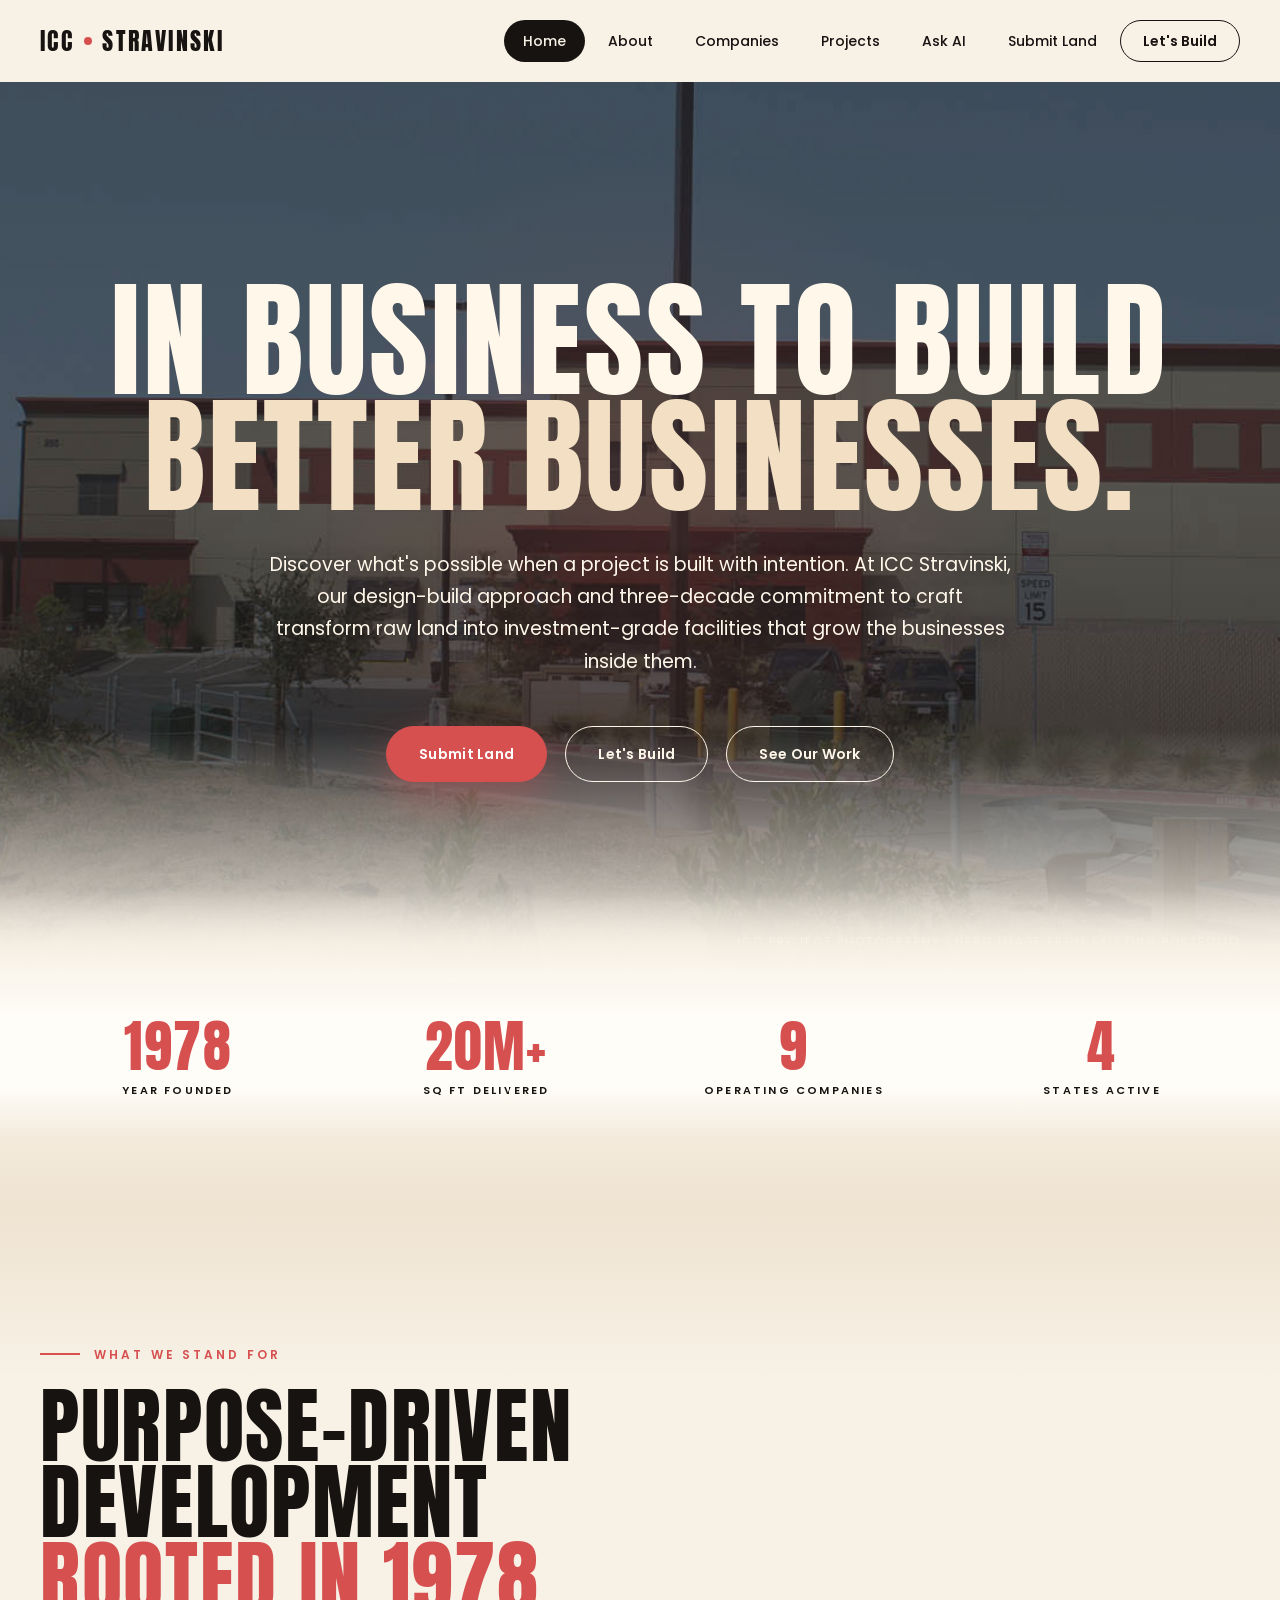
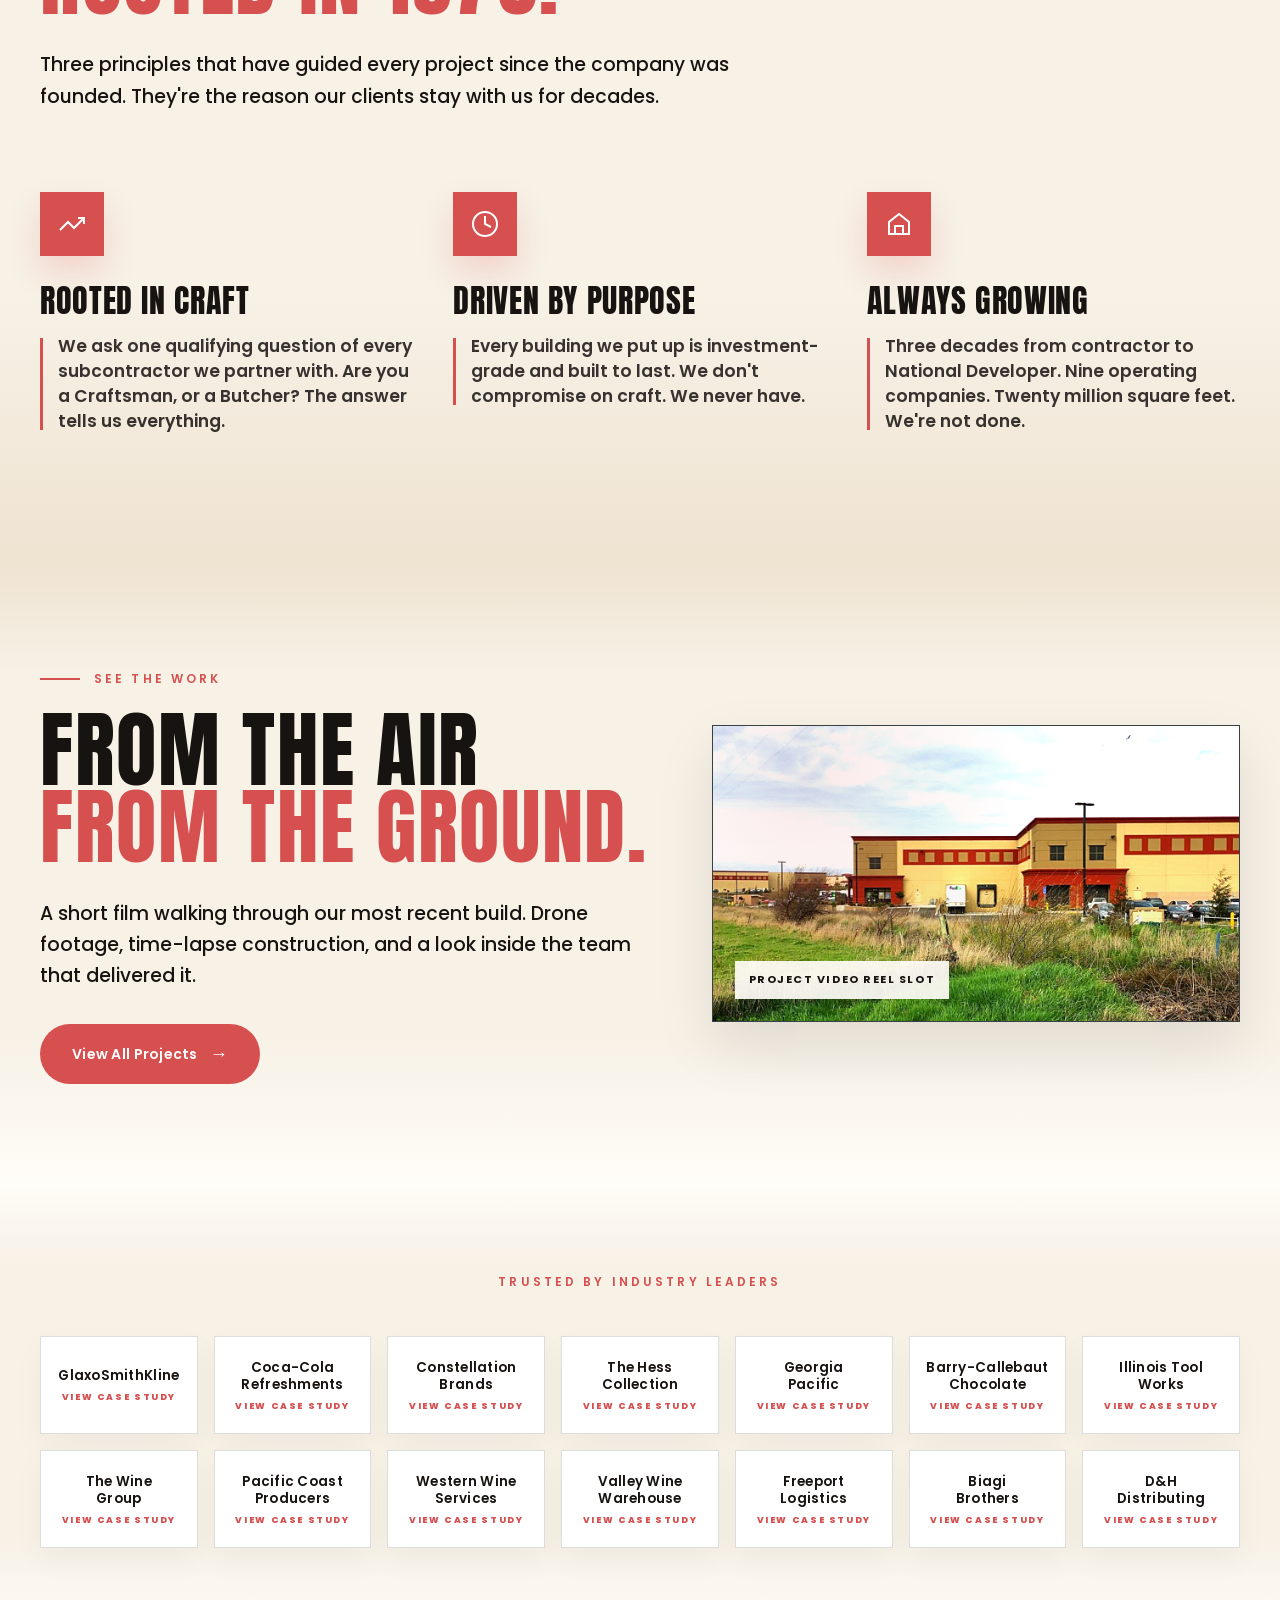
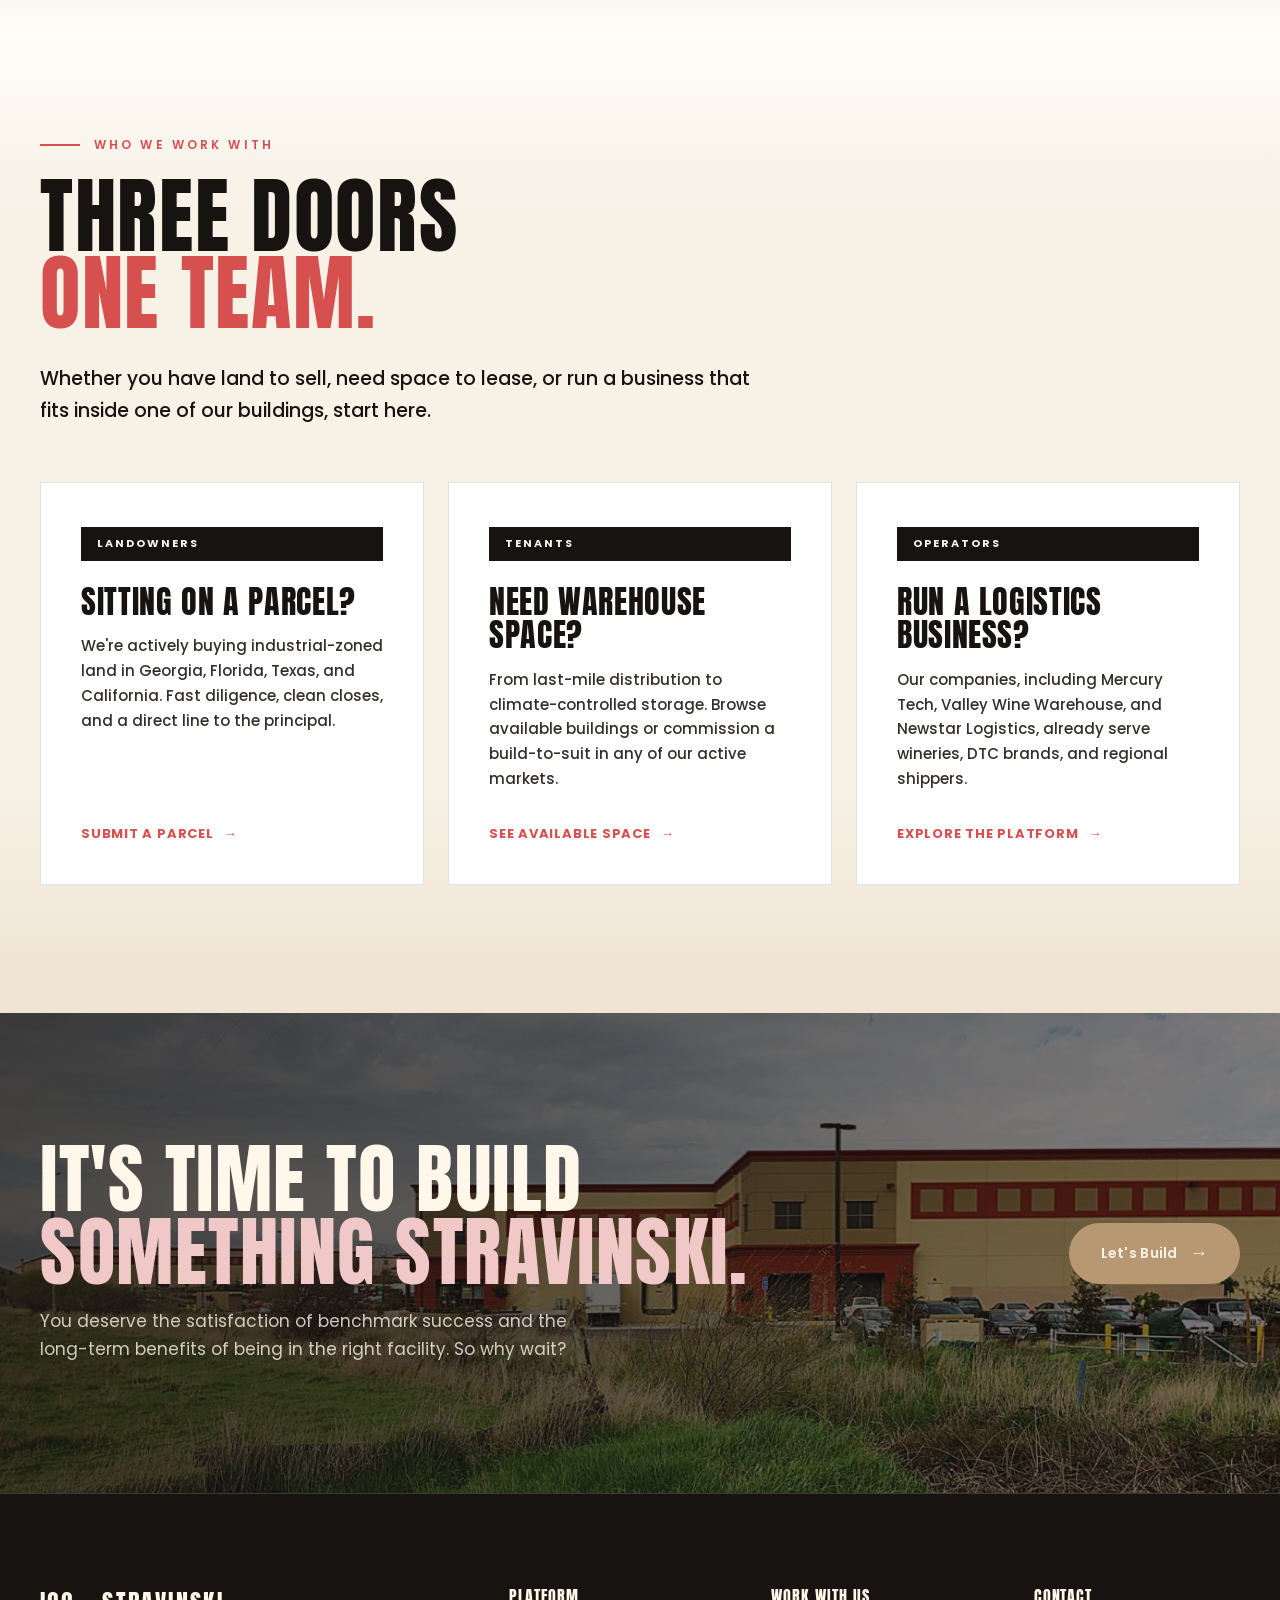
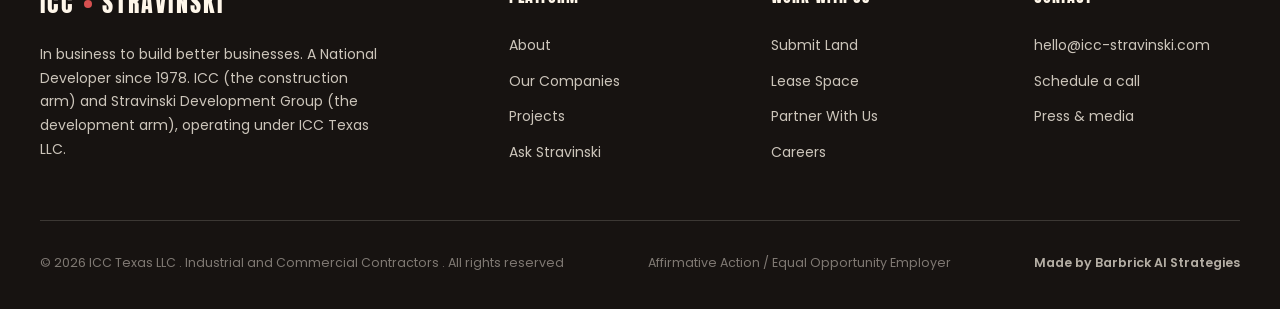
<file: index.html>
<!doctype html>
<html lang="en">
<head>
<meta charset="utf-8">
<meta name="viewport" content="width=device-width, initial-scale=1">
<title>ICC Stravinski . In Business to Build Better Businesses</title>
<link rel="icon" href="assets/icc/icc-logo.png">
<link rel="preconnect" href="https://fonts.googleapis.com">
<link rel="preconnect" href="https://fonts.gstatic.com" crossorigin>
<link href="https://fonts.googleapis.com/css2?family=Anton&family=Lora:ital,wght@0,400;0,500;1,400&family=Poppins:wght@400;500;600;700&display=swap" rel="stylesheet">
<link rel="stylesheet" href="styles.css">
</head>
<body>

<!-- NAV -->
<nav class="top">
  <div class="inner">
    <a href="index.html" class="logo">ICC<span class="accent-dot"></span>Stravinski</a>
    <ul>
      <li><a href="index.html" class="navbtn active">Home</a></li>
      <li><a href="about.html" class="navbtn">About</a></li>
      <li><a href="companies.html" class="navbtn">Companies</a></li>
      <li><a href="projects.html" class="navbtn">Projects</a></li>
      <li><a href="ask-stravinski.html" class="navbtn">Ask AI</a></li>
      <li><a href="submit-land.html" class="navbtn">Submit Land</a></li>
      <li><a href="contact.html" class="navbtn cta">Let's Build</a></li>
    </ul>
  </div>
</nav>

<!-- HERO (Grand-style: full-bleed dramatic photo, centered content) -->
<header class="hero">
  <div class="container">
    <h1>In Business to Build <span class="accent">Better Businesses.</span></h1>
    <p class="lede">
      Discover what's possible when a project is built with intention. At ICC Stravinski, our design-build approach and three-decade commitment to craft transform raw land into investment-grade facilities that grow the businesses inside them.
    </p>
    <div class="actions">
      <a href="submit-land.html" class="btn btn-land">Submit Land</a>
      <a href="contact.html" class="btn btn-outline-light">Let's Build</a>
      <a href="projects.html" class="btn btn-outline-light">See Our Work</a>
    </div>
  </div>
  <div class="photo-tag">ICC project photography . Hero image from existing portfolio</div>
</header>

<!-- TRUST STRIP -->
<section class="trust">
  <div class="container">
    <div class="grid">
      <div class="item"><div class="num">1978</div><div class="label">Year founded</div></div>
      <div class="item"><div class="num">20M+</div><div class="label">Sq ft delivered</div></div>
      <div class="item"><div class="num">9</div><div class="label">Operating companies</div></div>
      <div class="item"><div class="num">4</div><div class="label">States active</div></div>
    </div>
  </div>
</section>

<!-- ABOUT FEATURE CARDS -->
<section class="section section-olive">
  <div class="container">
    <div class="eyebrow">What We Stand For</div>
    <h2>Purpose-driven development <span class="accent">Rooted in 1978.</span></h2>
    <p class="lede">Three principles that have guided every project since the company was founded. They're the reason our clients stay with us for decades.</p>
    <div class="features-grid">
      <div class="feature">
        <div class="icon-square">
          <svg viewBox="0 0 32 32" xmlns="http://www.w3.org/2000/svg">
            <path d="M4 22 L12 14 L18 20 L28 10"/>
            <path d="M22 10 L28 10 L28 16"/>
          </svg>
        </div>
        <h3>Rooted in Craft</h3>
        <p>We ask one qualifying question of every subcontractor we partner with. Are you a Craftsman, or a Butcher? The answer tells us everything.</p>
      </div>
      <div class="feature">
        <div class="icon-square">
          <svg viewBox="0 0 32 32" xmlns="http://www.w3.org/2000/svg">
            <circle cx="16" cy="16" r="12"/>
            <path d="M16 8 L16 16 L22 19"/>
          </svg>
        </div>
        <h3>Driven by Purpose</h3>
        <p>Every building we put up is investment-grade and built to last. We don't compromise on craft. We never have.</p>
      </div>
      <div class="feature">
        <div class="icon-square">
          <svg viewBox="0 0 32 32" xmlns="http://www.w3.org/2000/svg">
            <path d="M6 26 L6 14 L16 6 L26 14 L26 26 Z"/>
            <path d="M12 26 L12 18 L20 18 L20 26"/>
          </svg>
        </div>
        <h3>Always Growing</h3>
        <p>Three decades from contractor to National Developer. Nine operating companies. Twenty million square feet. We're not done.</p>
      </div>
    </div>
  </div>
</section>

<!-- VIDEO PLACEHOLDER SECTION -->
<section class="section section-olive-deep" style="padding: 100px 0;">
  <div class="container">
    <div style="display: grid; grid-template-columns: 1fr 1fr; gap: 64px; align-items: center;">
      <div>
        <div class="eyebrow">See the Work</div>
        <h2>From the air <span class="accent">From the ground.</span></h2>
        <p class="lede" style="margin-bottom: 32px;">A short film walking through our most recent build. Drone footage, time-lapse construction, and a look inside the team that delivered it.</p>
        <a href="projects.html" class="btn btn-tan">View All Projects <span class="arrow">→</span></a>
      </div>
      <div class="project-img p6 media-wide">
        <span class="image-kicker">Project video reel slot</span>
      </div>
    </div>
  </div>
</section>

<!-- CLIENTS -->
<section class="clients">
  <div class="container">
    <div class="label">Trusted by industry leaders</div>
    <div class="client-grid">
      <button class="client-name" type="button" data-client="gsk">GlaxoSmithKline</button>
      <button class="client-name" type="button" data-client="coca">Coca-Cola<br>Refreshments</button>
      <button class="client-name" type="button" data-client="constellation">Constellation<br>Brands</button>
      <button class="client-name" type="button" data-client="hess">The Hess<br>Collection</button>
      <button class="client-name" type="button" data-client="georgia">Georgia<br>Pacific</button>
      <button class="client-name" type="button" data-client="barry">Barry-Callebaut<br>Chocolate</button>
      <button class="client-name" type="button" data-client="itw">Illinois Tool<br>Works</button>
      <button class="client-name" type="button" data-client="winegroup">The Wine<br>Group</button>
      <button class="client-name" type="button" data-client="pacific">Pacific Coast<br>Producers</button>
      <button class="client-name" type="button" data-client="western">Western Wine<br>Services</button>
      <button class="client-name" type="button" data-client="valley">Valley Wine<br>Warehouse</button>
      <button class="client-name" type="button" data-client="freeport">Freeport<br>Logistics</button>
      <button class="client-name" type="button" data-client="biagi">Biagi<br>Brothers</button>
      <button class="client-name" type="button" data-client="dh">D&amp;H<br>Distributing</button>
    </div>
  </div>
</section>

<!-- THREE DOORS -->
<section class="section section-tan home-audience">
  <div class="container">
    <div class="eyebrow">Who We Work With</div>
    <h2>Three doors <span class="accent">One team.</span></h2>
    <p class="lede">Whether you have land to sell, need space to lease, or run a business that fits inside one of our buildings, start here.</p>
    <div class="audience-grid" style="margin-top: 56px;">
      <a href="submit-land.html" class="audience-card" style="background: #fff; color: var(--ink); border-color: rgba(31,33,20,0.12);">
        <span class="tag-pill">Landowners</span>
        <h3 style="color: var(--ink);">Sitting on a Parcel?</h3>
        <p style="color: var(--slate-soft);">We're actively buying industrial-zoned land in Georgia, Florida, Texas, and California. Fast diligence, clean closes, and a direct line to the principal.</p>
        <span class="link-arrow" style="color: var(--brand);">Submit a parcel <span class="arrow">→</span></span>
      </a>
      <a href="contact.html" class="audience-card" style="background: #fff; color: var(--ink); border-color: rgba(31,33,20,0.12);">
        <span class="tag-pill">Tenants</span>
        <h3 style="color: var(--ink);">Need Warehouse Space?</h3>
        <p style="color: var(--slate-soft);">From last-mile distribution to climate-controlled storage. Browse available buildings or commission a build-to-suit in any of our active markets.</p>
        <span class="link-arrow" style="color: var(--brand);">See available space <span class="arrow">→</span></span>
      </a>
      <a href="companies.html" class="audience-card" style="background: #fff; color: var(--ink); border-color: rgba(31,33,20,0.12);">
        <span class="tag-pill">Operators</span>
        <h3 style="color: var(--ink);">Run a Logistics Business?</h3>
        <p style="color: var(--slate-soft);">Our companies, including Mercury Tech, Valley Wine Warehouse, and Newstar Logistics, already serve wineries, DTC brands, and regional shippers.</p>
        <span class="link-arrow" style="color: var(--brand);">Explore the platform <span class="arrow">→</span></span>
      </a>
    </div>
  </div>
</section>

<!-- CTA STRIP -->
<section class="cta-strip">
  <div class="container">
    <div>
      <h3>It's time to build <span class="accent">Something Stravinski.</span></h3>
      <p>You deserve the satisfaction of benchmark success and the long-term benefits of being in the right facility. So why wait?</p>
    </div>
    <div class="right">
      <a href="contact.html" class="btn btn-tan">Let's Build <span class="arrow">→</span></a>
    </div>
  </div>
</section>

<!-- FOOTER -->
<footer>
  <div class="container">
    <div class="foot-grid">
      <div class="foot-brand">
        <a href="index.html" class="logo">ICC<span class="accent-dot"></span>Stravinski</a>
        <p>In business to build better businesses. A National Developer since 1978. ICC (the construction arm) and Stravinski Development Group (the development arm), operating under ICC Texas LLC.</p>
      </div>
      <div class="foot-col">
        <h5>Platform</h5>
        <ul>
            <li><a href="about.html">About</a></li>
            <li><a href="companies.html">Our Companies</a></li>
            <li><a href="projects.html">Projects</a></li>
            <li><a href="ask-stravinski.html">Ask Stravinski</a></li>
        </ul>
      </div>
      <div class="foot-col">
        <h5>Work With Us</h5>
        <ul>
          <li><a href="submit-land.html">Submit Land</a></li>
          <li><a href="contact.html">Lease Space</a></li>
          <li><a href="contact.html">Partner With Us</a></li>
          <li><a href="contact.html">Careers</a></li>
        </ul>
      </div>
      <div class="foot-col">
        <h5>Contact</h5>
        <ul>
          <li><a href="mailto:hello@icc-stravinski.com?subject=Website%20Inquiry">hello@icc-stravinski.com</a></li>
          <li><a href="contact.html">Schedule a call</a></li>
          <li><a href="contact.html">Press &amp; media</a></li>
        </ul>
      </div>
    </div>
    <div class="foot-bottom">
      <span>© 2026 ICC Texas LLC . Industrial and Commercial Contractors . All rights reserved</span>
      <span>Affirmative Action / Equal Opportunity Employer</span>
      <span class="site-credit">Made by Barbrick AI Strategies</span>
    </div>
  </div>
</footer>

<script src="clients.js"></script>
</body>
</html>
</file>
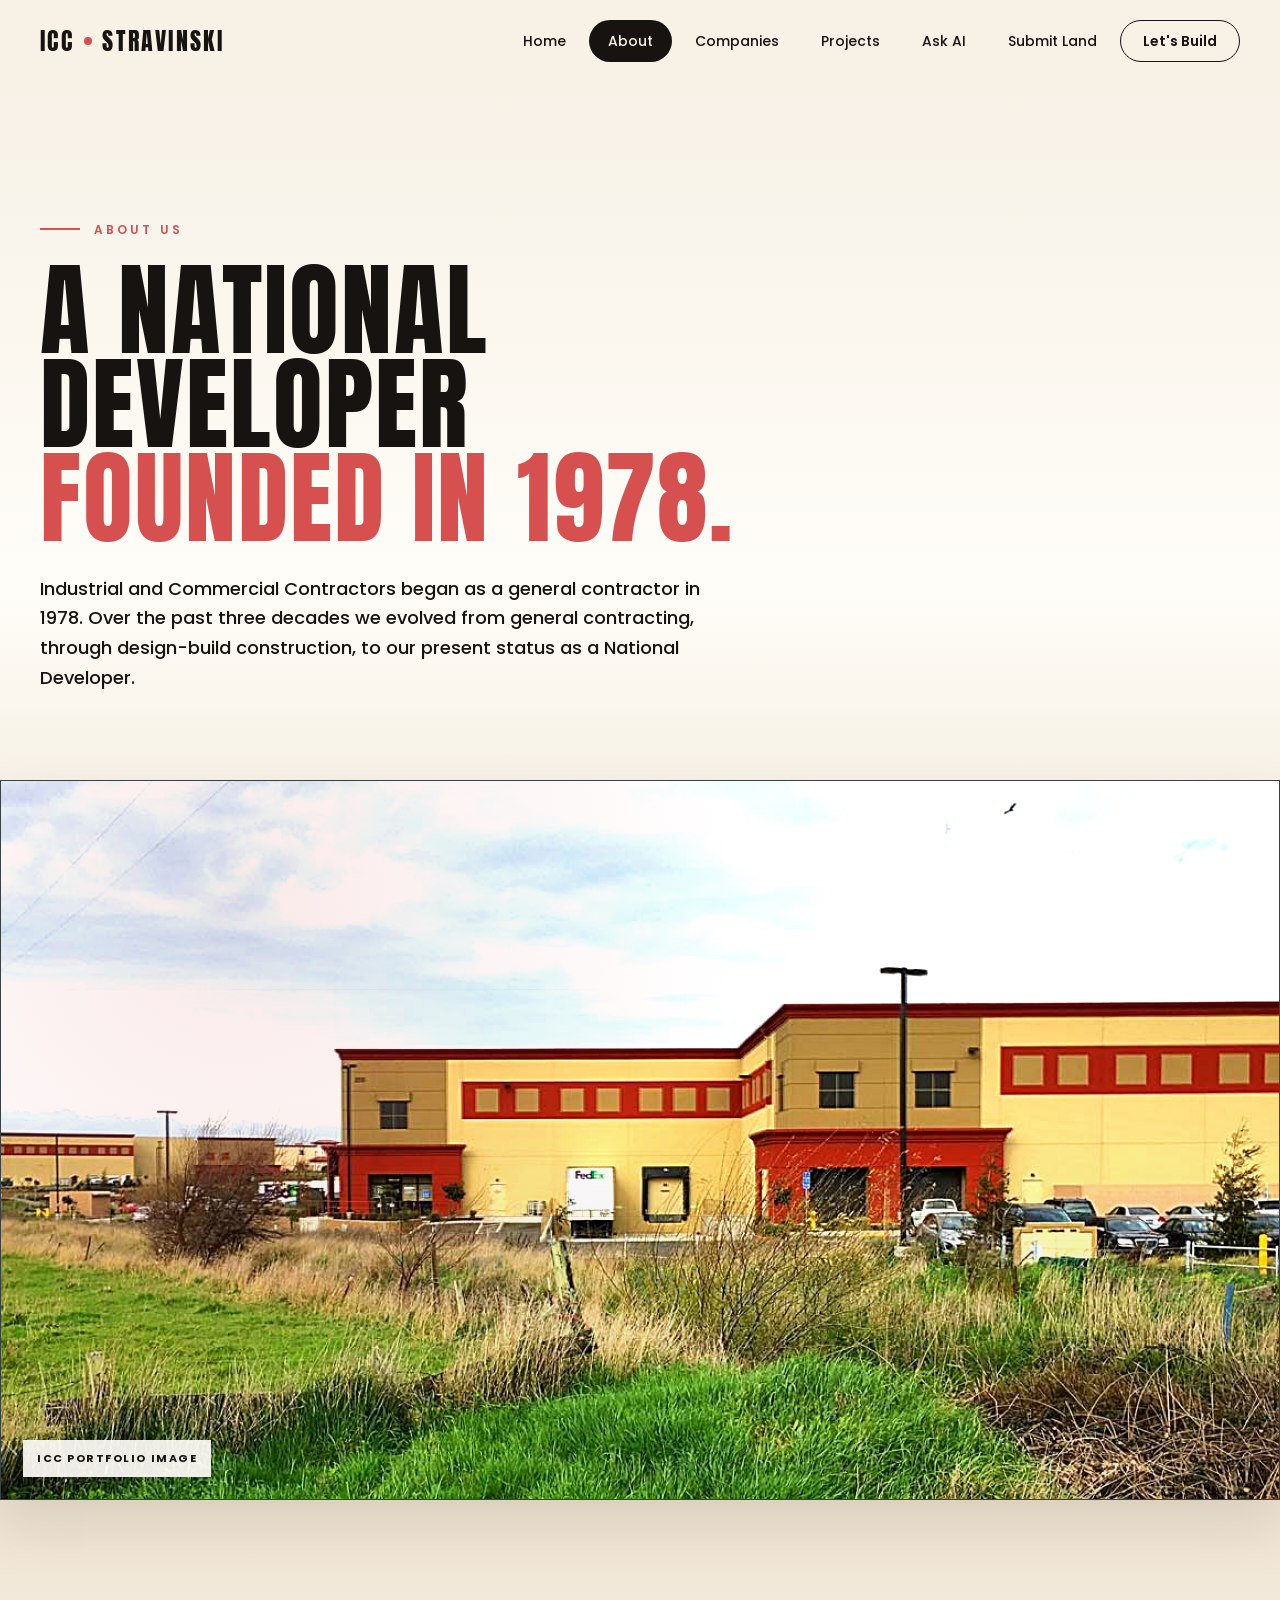
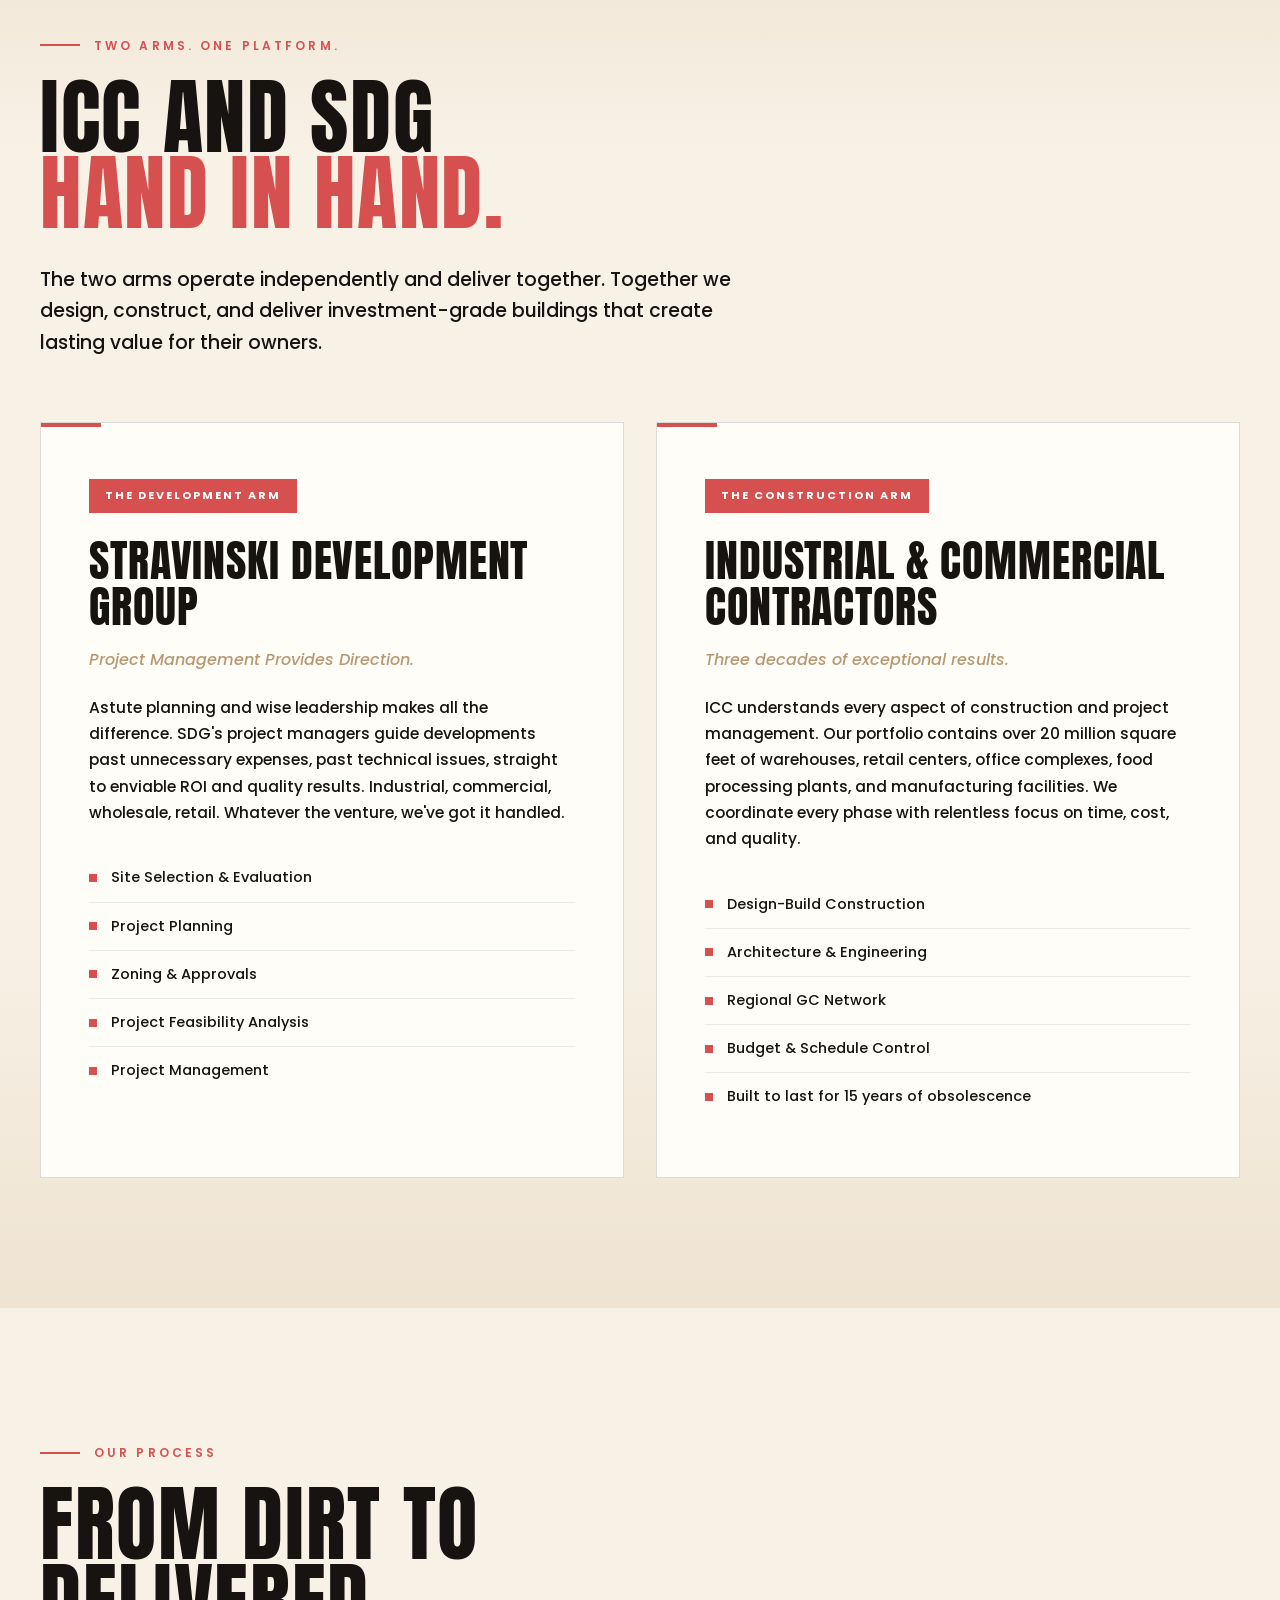
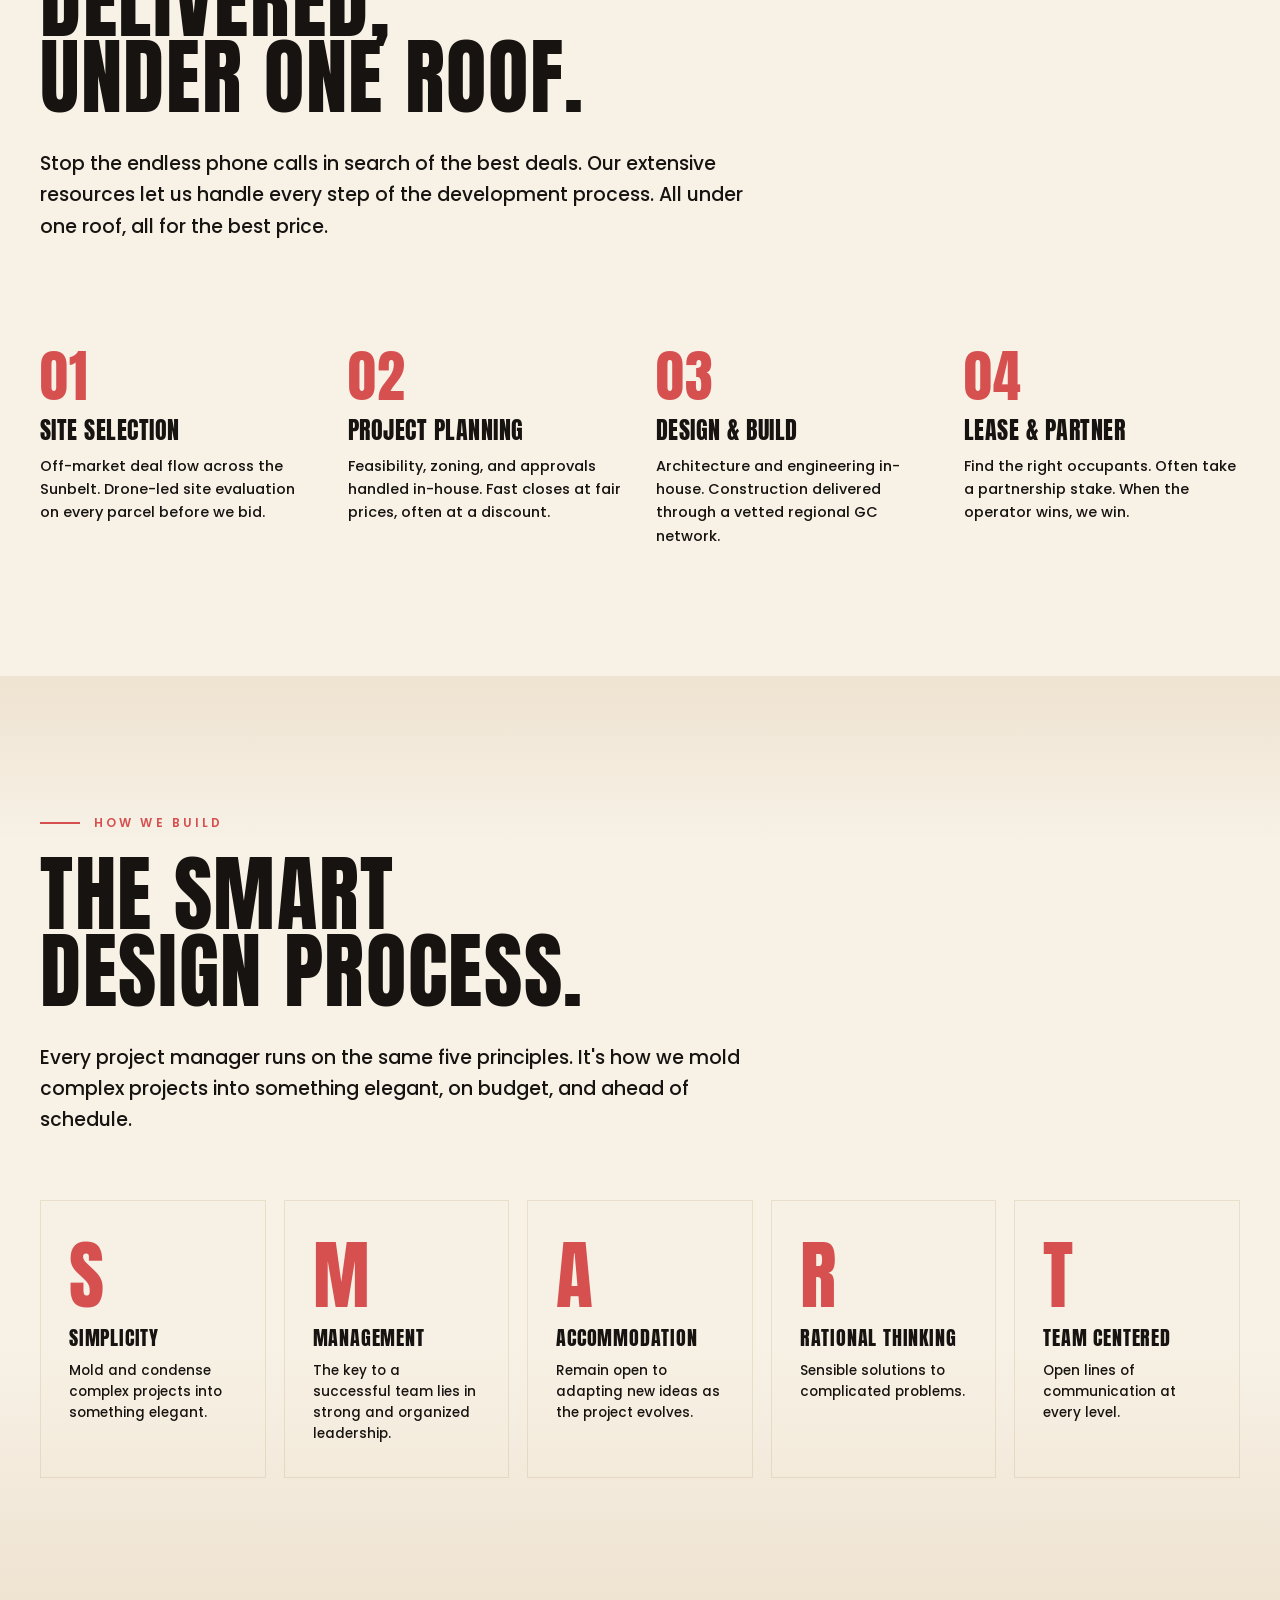
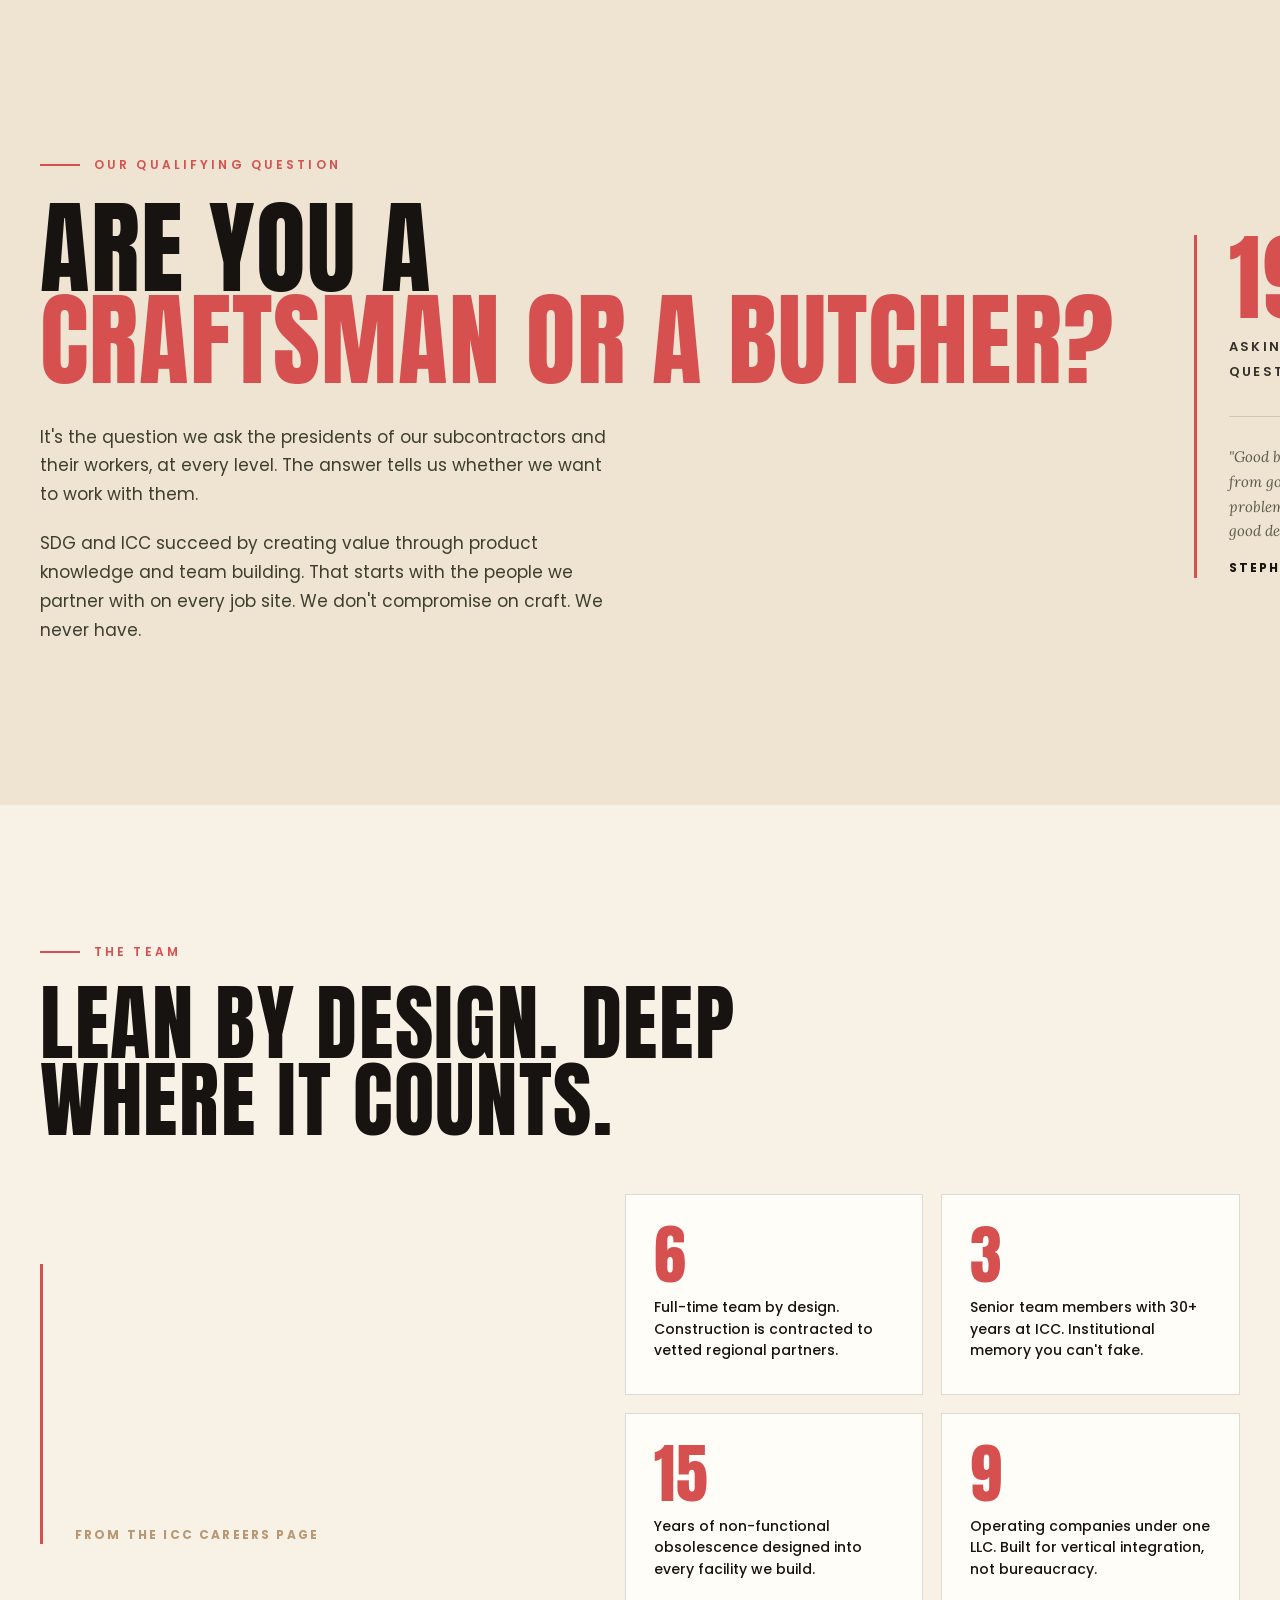
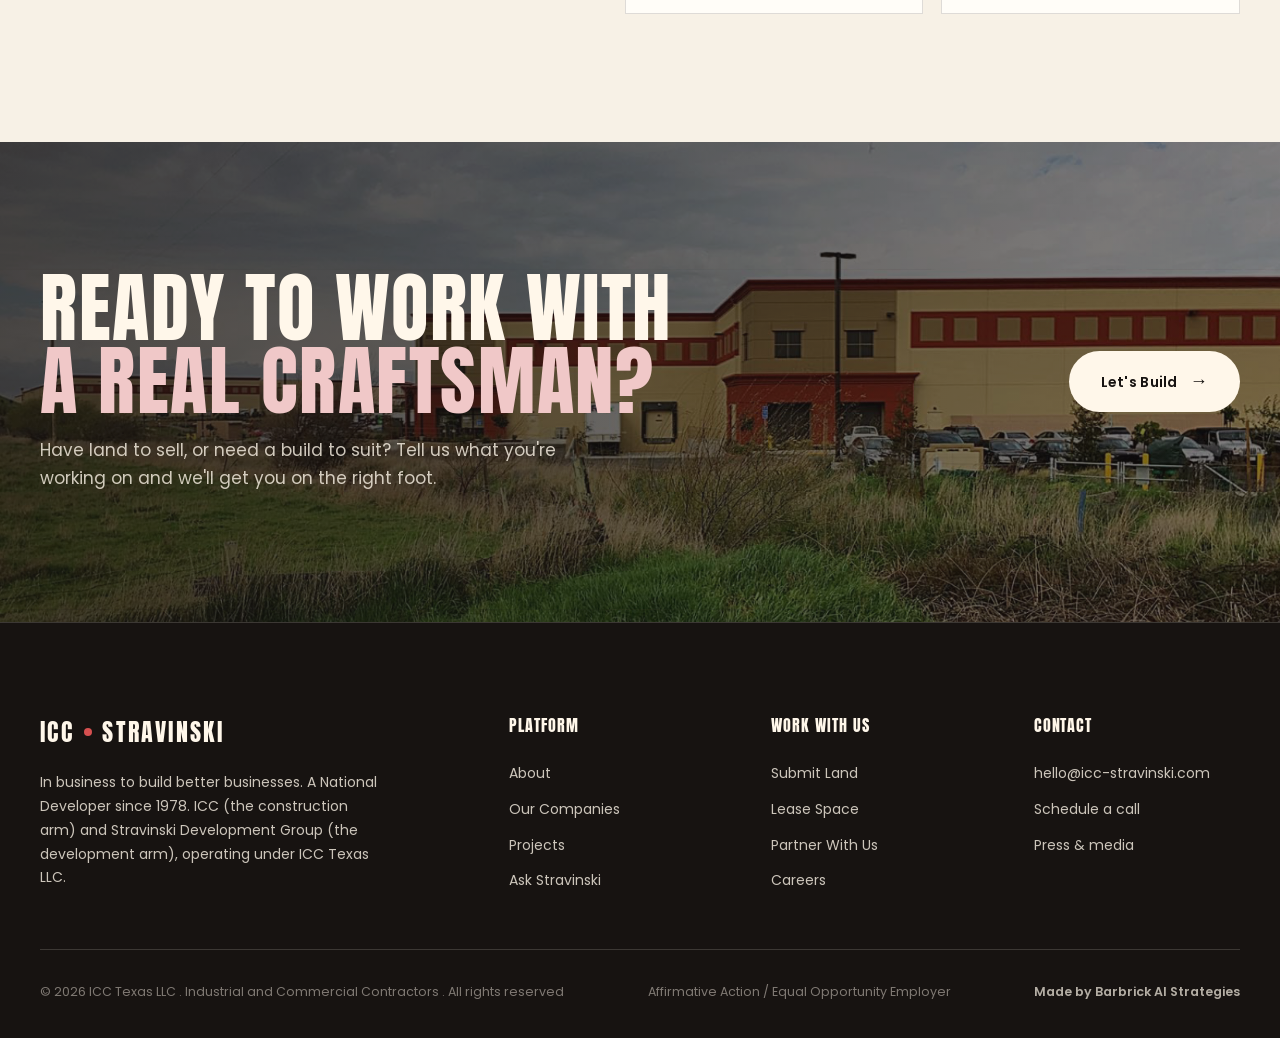
<file: about.html>
<!doctype html>
<html lang="en">
<head>
<meta charset="utf-8">
<meta name="viewport" content="width=device-width, initial-scale=1">
<title>About . ICC Stravinski</title>
<link rel="icon" href="assets/icc/icc-logo.png">
<link rel="preconnect" href="https://fonts.googleapis.com">
<link rel="preconnect" href="https://fonts.gstatic.com" crossorigin>
<link href="https://fonts.googleapis.com/css2?family=Anton&family=Lora:ital,wght@0,400;0,500;1,400&family=Poppins:wght@400;500;600;700&display=swap" rel="stylesheet">
<link rel="stylesheet" href="styles.css">
</head>
<body>

<nav class="top">
  <div class="inner">
    <a href="index.html" class="logo">ICC<span class="accent-dot"></span>Stravinski</a>
    <ul>
      <li><a href="index.html" class="navbtn">Home</a></li>
      <li><a href="about.html" class="navbtn active">About</a></li>
      <li><a href="companies.html" class="navbtn">Companies</a></li>
      <li><a href="projects.html" class="navbtn">Projects</a></li>
      <li><a href="ask-stravinski.html" class="navbtn">Ask AI</a></li>
      <li><a href="submit-land.html" class="navbtn">Submit Land</a></li>
      <li><a href="contact.html" class="navbtn cta">Let's Build</a></li>
    </ul>
  </div>
</nav>

<header class="page-header">
  <div class="container">
    <div class="eyebrow">About Us</div>
    <h1>A National Developer <span class="accent">Founded in 1978.</span></h1>
    <p class="lede">Industrial and Commercial Contractors began as a general contractor in 1978. Over the past three decades we evolved from general contracting, through design-build construction, to our present status as a National Developer.</p>
  </div>
</header>

<!-- PORTFOLIO PHOTO -->
<section class="section section-olive-deep" style="padding: 0;">
  <div class="project-img p6 media-wide">
    <span class="image-kicker">ICC portfolio image</span>
  </div>
</section>

<!-- TWO ARMS -->
<section class="section section-olive">
  <div class="container">
    <div class="eyebrow">Two arms. One platform.</div>
    <h2>ICC and SDG <span class="accent">Hand in hand.</span></h2>
    <p class="lede">The two arms operate independently and deliver together. Together we design, construct, and deliver investment-grade buildings that create lasting value for their owners.</p>
    <div class="arms-grid">
      <div class="arm-card">
        <span class="tag-pill">The Development Arm</span>
        <h3>Stravinski Development Group</h3>
        <div class="sub">Project Management Provides Direction.</div>
        <p>Astute planning and wise leadership makes all the difference. SDG's project managers guide developments past unnecessary expenses, past technical issues, straight to enviable ROI and quality results. Industrial, commercial, wholesale, retail. Whatever the venture, we've got it handled.</p>
        <ul>
          <li>Site Selection &amp; Evaluation</li>
          <li>Project Planning</li>
          <li>Zoning &amp; Approvals</li>
          <li>Project Feasibility Analysis</li>
          <li>Project Management</li>
        </ul>
      </div>
      <div class="arm-card">
        <span class="tag-pill">The Construction Arm</span>
        <h3>Industrial &amp; Commercial Contractors</h3>
        <div class="sub">Three decades of exceptional results.</div>
        <p>ICC understands every aspect of construction and project management. Our portfolio contains over 20 million square feet of warehouses, retail centers, office complexes, food processing plants, and manufacturing facilities. We coordinate every phase with relentless focus on time, cost, and quality.</p>
        <ul>
          <li>Design-Build Construction</li>
          <li>Architecture &amp; Engineering</li>
          <li>Regional GC Network</li>
          <li>Budget &amp; Schedule Control</li>
          <li>Built to last for 15 years of obsolescence</li>
        </ul>
      </div>
    </div>
  </div>
</section>

<!-- PROCESS STEPS -->
<section class="section">
  <div class="container">
    <div class="eyebrow">Our Process</div>
    <h2>From dirt to delivered, under one roof.</h2>
    <p class="lede">Stop the endless phone calls in search of the best deals. Our extensive resources let us handle every step of the development process. All under one roof, all for the best price.</p>
    <div class="steps">
      <div class="step">
        <div class="number">01</div>
        <h3>Site Selection</h3>
        <p>Off-market deal flow across the Sunbelt. Drone-led site evaluation on every parcel before we bid.</p>
      </div>
      <div class="step">
        <div class="number">02</div>
        <h3>Project Planning</h3>
        <p>Feasibility, zoning, and approvals handled in-house. Fast closes at fair prices, often at a discount.</p>
      </div>
      <div class="step">
        <div class="number">03</div>
        <h3>Design &amp; Build</h3>
        <p>Architecture and engineering in-house. Construction delivered through a vetted regional GC network.</p>
      </div>
      <div class="step">
        <div class="number">04</div>
        <h3>Lease &amp; Partner</h3>
        <p>Find the right occupants. Often take a partnership stake. When the operator wins, we win.</p>
      </div>
    </div>
  </div>
</section>

<!-- SMART DESIGN -->
<section class="section section-olive">
  <div class="container">
    <div class="eyebrow">How We Build</div>
    <h2>The SMART Design process.</h2>
    <p class="lede">Every project manager runs on the same five principles. It's how we mold complex projects into something elegant, on budget, and ahead of schedule.</p>
    <div class="smart-grid">
      <div class="smart-tile">
        <div class="letter">S</div>
        <h4>Simplicity</h4>
        <p>Mold and condense complex projects into something elegant.</p>
      </div>
      <div class="smart-tile">
        <div class="letter">M</div>
        <h4>Management</h4>
        <p>The key to a successful team lies in strong and organized leadership.</p>
      </div>
      <div class="smart-tile">
        <div class="letter">A</div>
        <h4>Accommodation</h4>
        <p>Remain open to adapting new ideas as the project evolves.</p>
      </div>
      <div class="smart-tile">
        <div class="letter">R</div>
        <h4>Rational Thinking</h4>
        <p>Sensible solutions to complicated problems.</p>
      </div>
      <div class="smart-tile">
        <div class="letter">T</div>
        <h4>Team Centered</h4>
        <p>Open lines of communication at every level.</p>
      </div>
    </div>
  </div>
</section>

<!-- CRAFTSMAN -->
<section class="craftsman">
  <div class="container">
    <div class="grid">
      <div class="body">
        <div class="eyebrow">Our Qualifying Question</div>
        <h2>Are you a <span class="accent">Craftsman or a Butcher?</span></h2>
        <p>It's the question we ask the presidents of our subcontractors and their workers, at every level. The answer tells us whether we want to work with them.</p>
        <p>SDG and ICC succeed by creating value through product knowledge and team building. That starts with the people we partner with on every job site. We don't compromise on craft. We never have.</p>
      </div>
      <div class="side">
        <div class="since">1978</div>
        <small>Asking the question since</small>
        <div class="stamp">
          "Good buildings come from good people, and all problems are solved by good design."
          <strong>Stephen Gardiner</strong>
        </div>
      </div>
    </div>
  </div>
</section>

<!-- TEAM -->
<section class="section">
  <div class="container">
    <div class="eyebrow">The Team</div>
    <h2>Lean by design. Deep where it counts.</h2>
    <div class="team-grid">
      <div class="team-quote">
        "Our team of dedicated, hard-working employees produces custom, beautiful, form-functioned, unusual-quality facilities for customers who look into the future for long-term attractiveness and value."
        <small>From the ICC Careers Page</small>
      </div>
      <div class="team-stats">
        <div class="team-stat">
          <div class="num">6</div>
          <div class="label">Full-time team by design. Construction is contracted to vetted regional partners.</div>
        </div>
        <div class="team-stat">
          <div class="num">3</div>
          <div class="label">Senior team members with 30+ years at ICC. Institutional memory you can't fake.</div>
        </div>
        <div class="team-stat">
          <div class="num">15</div>
          <div class="label">Years of non-functional obsolescence designed into every facility we build.</div>
        </div>
        <div class="team-stat">
          <div class="num">9</div>
          <div class="label">Operating companies under one LLC. Built for vertical integration, not bureaucracy.</div>
        </div>
      </div>
    </div>
  </div>
</section>

<!-- CTA -->
<section class="cta-strip">
  <div class="container">
    <div>
      <h3>Ready to work with <span class="accent">A real Craftsman?</span></h3>
      <p>Have land to sell, or need a build to suit? Tell us what you're working on and we'll get you on the right foot.</p>
    </div>
    <div class="right">
      <a href="contact.html" class="btn btn-white">Let's Build <span class="arrow">→</span></a>
    </div>
  </div>
</section>

<!-- FOOTER -->
<footer>
  <div class="container">
    <div class="foot-grid">
      <div class="foot-brand">
        <a href="index.html" class="logo">ICC<span class="accent-dot"></span>Stravinski</a>
        <p>In business to build better businesses. A National Developer since 1978. ICC (the construction arm) and Stravinski Development Group (the development arm), operating under ICC Texas LLC.</p>
      </div>
      <div class="foot-col">
        <h5>Platform</h5>
        <ul>
            <li><a href="about.html">About</a></li>
            <li><a href="companies.html">Our Companies</a></li>
            <li><a href="projects.html">Projects</a></li>
            <li><a href="ask-stravinski.html">Ask Stravinski</a></li>
        </ul>
      </div>
      <div class="foot-col">
        <h5>Work With Us</h5>
        <ul>
          <li><a href="submit-land.html">Submit Land</a></li>
          <li><a href="contact.html">Lease Space</a></li>
          <li><a href="contact.html">Partner With Us</a></li>
          <li><a href="contact.html">Careers</a></li>
        </ul>
      </div>
      <div class="foot-col">
        <h5>Contact</h5>
        <ul>
          <li><a href="mailto:hello@icc-stravinski.com?subject=Website%20Inquiry">hello@icc-stravinski.com</a></li>
          <li><a href="contact.html">Schedule a call</a></li>
          <li><a href="contact.html">Press &amp; media</a></li>
        </ul>
      </div>
    </div>
    <div class="foot-bottom">
      <span>© 2026 ICC Texas LLC . Industrial and Commercial Contractors . All rights reserved</span>
      <span>Affirmative Action / Equal Opportunity Employer</span>
      <span class="site-credit">Made by Barbrick AI Strategies</span>
    </div>
  </div>
</footer>

</body>
</html>
</file>
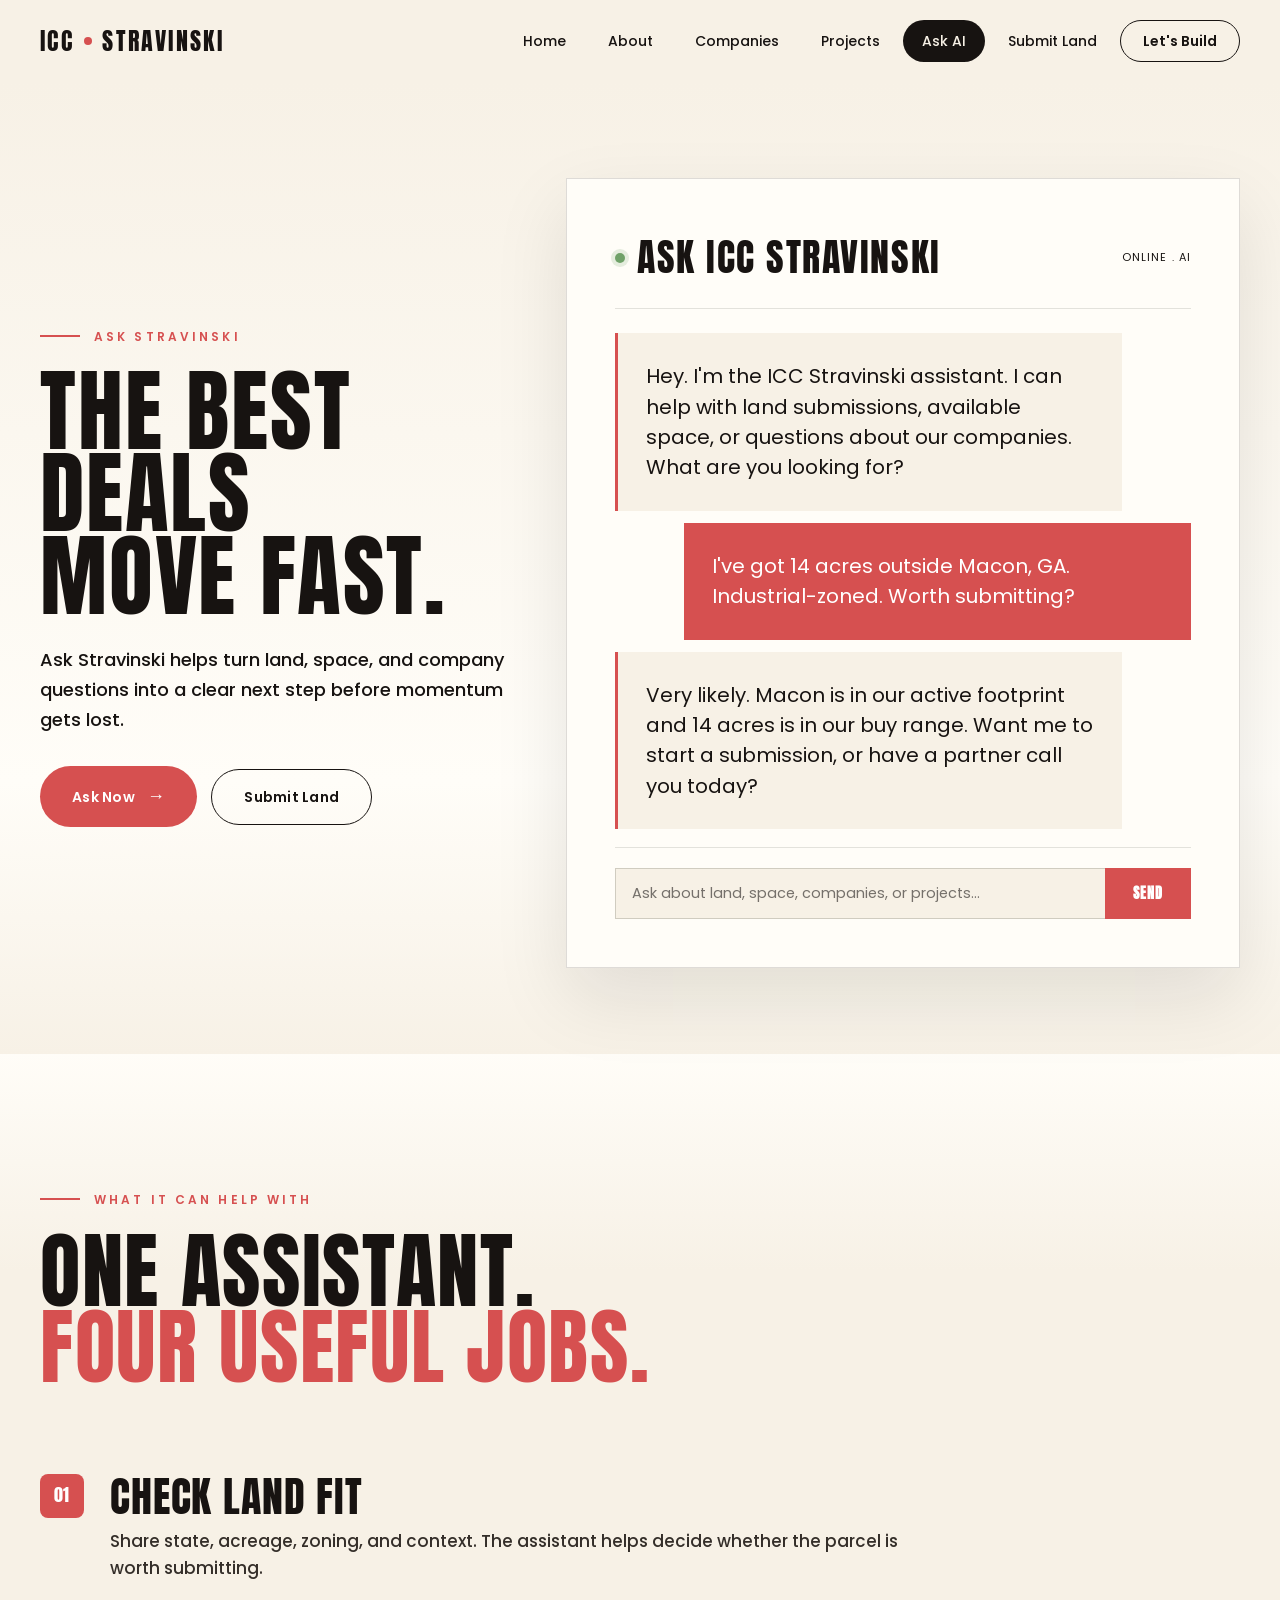
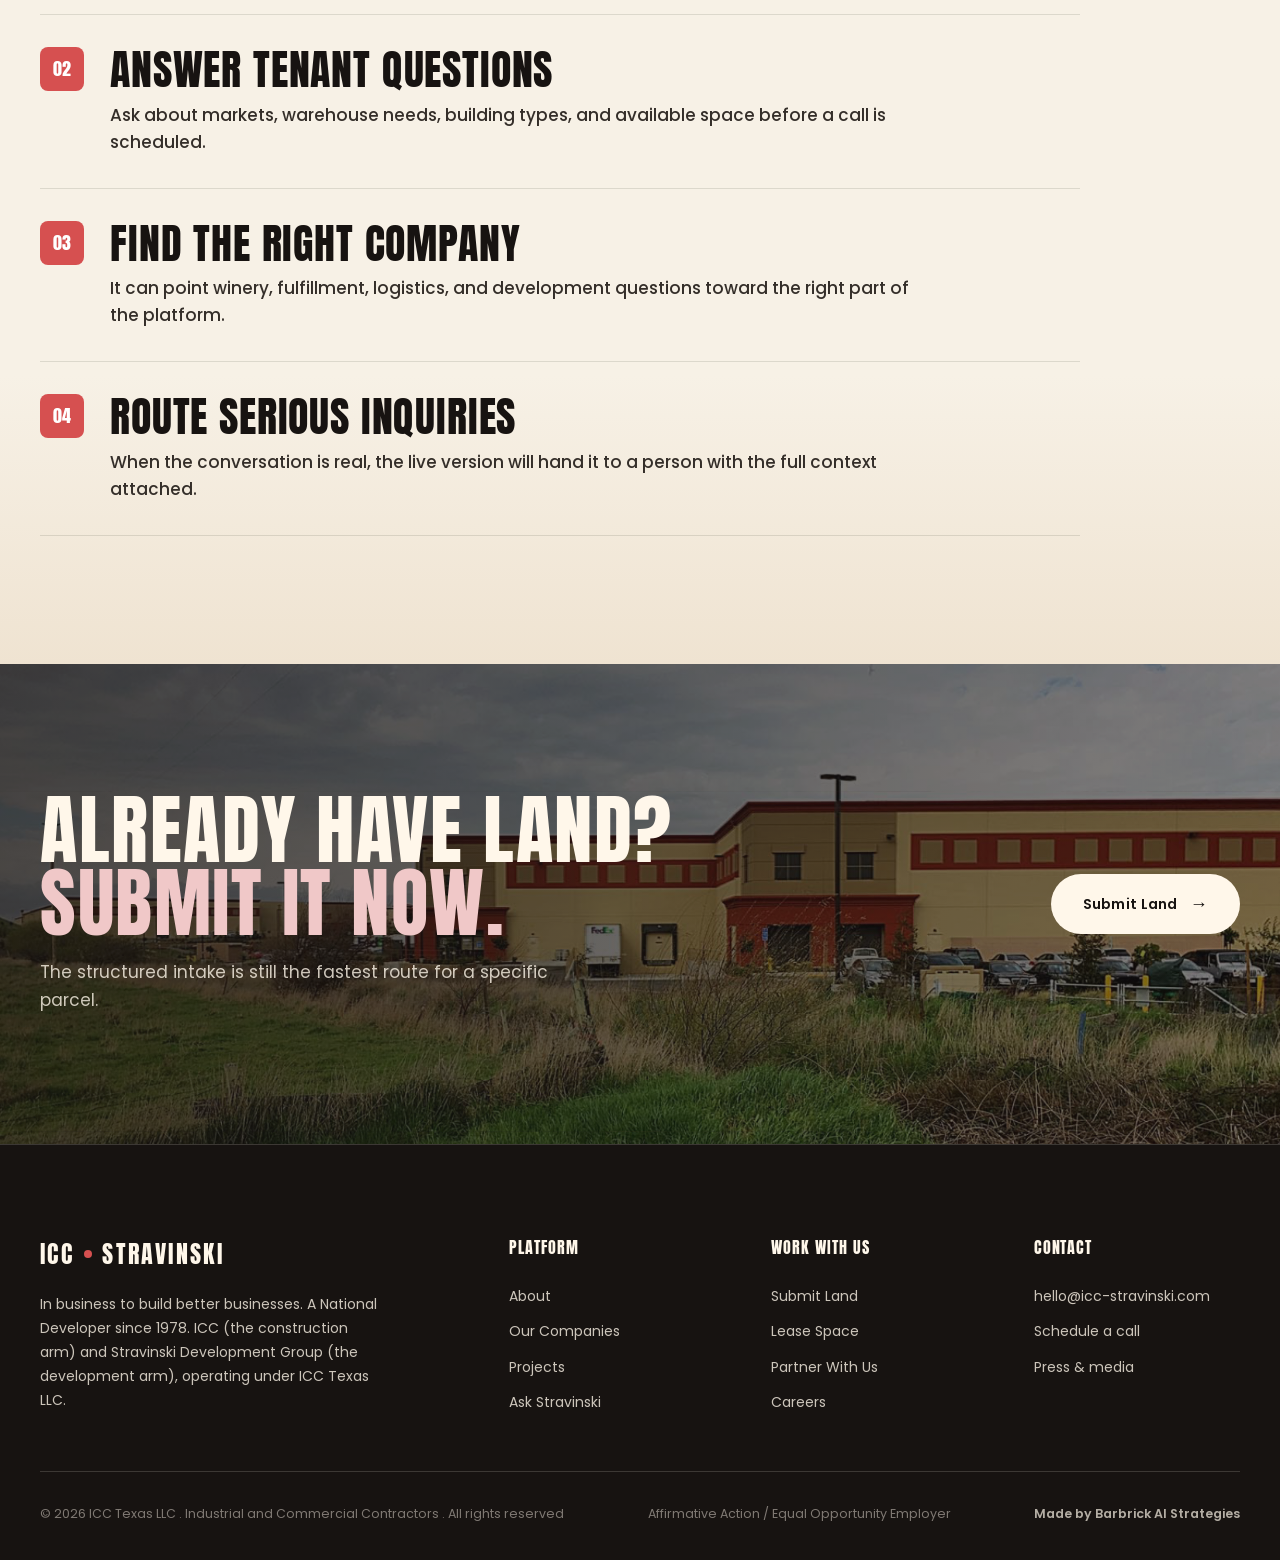
<file: ask-stravinski.html>
<!doctype html>
<html lang="en">
<head>
<meta charset="utf-8">
<meta name="viewport" content="width=device-width, initial-scale=1">
<title>Ask Stravinski . ICC Stravinski</title>
<link rel="icon" href="assets/icc/icc-logo.png">
<link rel="preconnect" href="https://fonts.googleapis.com">
<link rel="preconnect" href="https://fonts.gstatic.com" crossorigin>
<link href="https://fonts.googleapis.com/css2?family=Anton&family=Lora:ital,wght@0,400;0,500;1,400&family=Poppins:wght@400;500;600;700&display=swap" rel="stylesheet">
<link rel="stylesheet" href="styles.css">
</head>
<body>

<nav class="top">
  <div class="inner">
    <a href="index.html" class="logo">ICC<span class="accent-dot"></span>Stravinski</a>
    <ul>
      <li><a href="index.html" class="navbtn">Home</a></li>
      <li><a href="about.html" class="navbtn">About</a></li>
      <li><a href="companies.html" class="navbtn">Companies</a></li>
      <li><a href="projects.html" class="navbtn">Projects</a></li>
      <li><a href="ask-stravinski.html" class="navbtn active">Ask AI</a></li>
      <li><a href="submit-land.html" class="navbtn">Submit Land</a></li>
      <li><a href="contact.html" class="navbtn cta">Let's Build</a></li>
    </ul>
  </div>
</nav>

<header class="page-header ask-hero">
  <div class="container ask-hero-grid">
    <div>
      <div class="eyebrow">Ask Stravinski</div>
      <h1>The best deals move fast.</h1>
      <p class="lede">Ask Stravinski helps turn land, space, and company questions into a clear next step before momentum gets lost.</p>
      <div class="actions">
        <a href="#ask" class="btn btn-primary">Ask Now <span class="arrow">→</span></a>
        <a href="submit-land.html" class="btn btn-outline-dark">Submit Land</a>
      </div>
    </div>
    <div class="ai-chat ask-hero-chat" id="ask">
      <div class="ai-chat-header">
        <div class="live"></div>
        <span class="title">Ask ICC Stravinski</span>
        <small>Online . AI</small>
      </div>
      <div class="ai-messages" id="aiMessages">
        <div class="msg bot">Hey. I'm the ICC Stravinski assistant. I can help with land submissions, available space, or questions about our companies. What are you looking for?</div>
        <div class="msg user">I've got 14 acres outside Macon, GA. Industrial-zoned. Worth submitting?</div>
        <div class="msg bot">Very likely. Macon is in our active footprint and 14 acres is in our buy range. Want me to start a submission, or have a partner call you today?</div>
      </div>
      <div class="ai-input">
        <input type="text" id="aiInput" placeholder="Ask about land, space, companies, or projects..." />
        <button onclick="sendAi()">Send</button>
      </div>
    </div>
  </div>
</header>

<section class="section section-tan">
  <div class="container">
    <div class="eyebrow">What It Can Help With</div>
    <h2>One assistant. <span class="accent">Four useful jobs.</span></h2>
    <div class="ai-feature-list ask-feature-list">
      <div class="ai-feat">
        <div class="num-tag">01</div>
        <div>
          <h4>Check Land Fit</h4>
          <p>Share state, acreage, zoning, and context. The assistant helps decide whether the parcel is worth submitting.</p>
        </div>
      </div>
      <div class="ai-feat">
        <div class="num-tag">02</div>
        <div>
          <h4>Answer Tenant Questions</h4>
          <p>Ask about markets, warehouse needs, building types, and available space before a call is scheduled.</p>
        </div>
      </div>
      <div class="ai-feat">
        <div class="num-tag">03</div>
        <div>
          <h4>Find the Right Company</h4>
          <p>It can point winery, fulfillment, logistics, and development questions toward the right part of the platform.</p>
        </div>
      </div>
      <div class="ai-feat">
        <div class="num-tag">04</div>
        <div>
          <h4>Route Serious Inquiries</h4>
          <p>When the conversation is real, the live version will hand it to a person with the full context attached.</p>
        </div>
      </div>
    </div>
  </div>
</section>

<section class="cta-strip">
  <div class="container">
    <div>
      <h3>Already have land? <span class="accent">Submit it now.</span></h3>
      <p>The structured intake is still the fastest route for a specific parcel.</p>
    </div>
    <div class="right">
      <a href="submit-land.html" class="btn btn-white">Submit Land <span class="arrow">→</span></a>
    </div>
  </div>
</section>

<footer>
  <div class="container">
    <div class="foot-grid">
      <div class="foot-brand">
        <a href="index.html" class="logo">ICC<span class="accent-dot"></span>Stravinski</a>
        <p>In business to build better businesses. A National Developer since 1978. ICC (the construction arm) and Stravinski Development Group (the development arm), operating under ICC Texas LLC.</p>
      </div>
      <div class="foot-col">
        <h5>Platform</h5>
        <ul>
          <li><a href="about.html">About</a></li>
          <li><a href="companies.html">Our Companies</a></li>
          <li><a href="projects.html">Projects</a></li>
          <li><a href="ask-stravinski.html">Ask Stravinski</a></li>
        </ul>
      </div>
      <div class="foot-col">
        <h5>Work With Us</h5>
        <ul>
          <li><a href="submit-land.html">Submit Land</a></li>
          <li><a href="contact.html">Lease Space</a></li>
          <li><a href="contact.html">Partner With Us</a></li>
          <li><a href="contact.html">Careers</a></li>
        </ul>
      </div>
      <div class="foot-col">
        <h5>Contact</h5>
        <ul>
          <li><a href="mailto:hello@icc-stravinski.com?subject=Website%20Inquiry">hello@icc-stravinski.com</a></li>
          <li><a href="contact.html">Schedule a call</a></li>
          <li><a href="contact.html">Press &amp; media</a></li>
        </ul>
      </div>
    </div>
    <div class="foot-bottom">
      <span>© 2026 ICC Texas LLC . Industrial and Commercial Contractors . All rights reserved</span>
      <span>Affirmative Action / Equal Opportunity Employer</span>
      <span class="site-credit">Made by Barbrick AI Strategies</span>
    </div>
  </div>
</footer>

<script>
  function sendAi() {
    const input = document.getElementById('aiInput');
    const messages = document.getElementById('aiMessages');
    const text = input.value.trim();
    if (!text) return;

    const user = document.createElement('div');
    user.className = 'msg user';
    user.textContent = text;
    messages.appendChild(user);

    const bot = document.createElement('div');
    bot.className = 'msg bot';
    bot.textContent = "Thanks. This is a mockup, so I'm not wired to a real model yet. On the live site I'll answer this against the portfolio and route serious inquiries to the team.";
    messages.appendChild(bot);

    input.value = '';
    messages.scrollTop = messages.scrollHeight;
  }
</script>

</body>
</html>
</file>
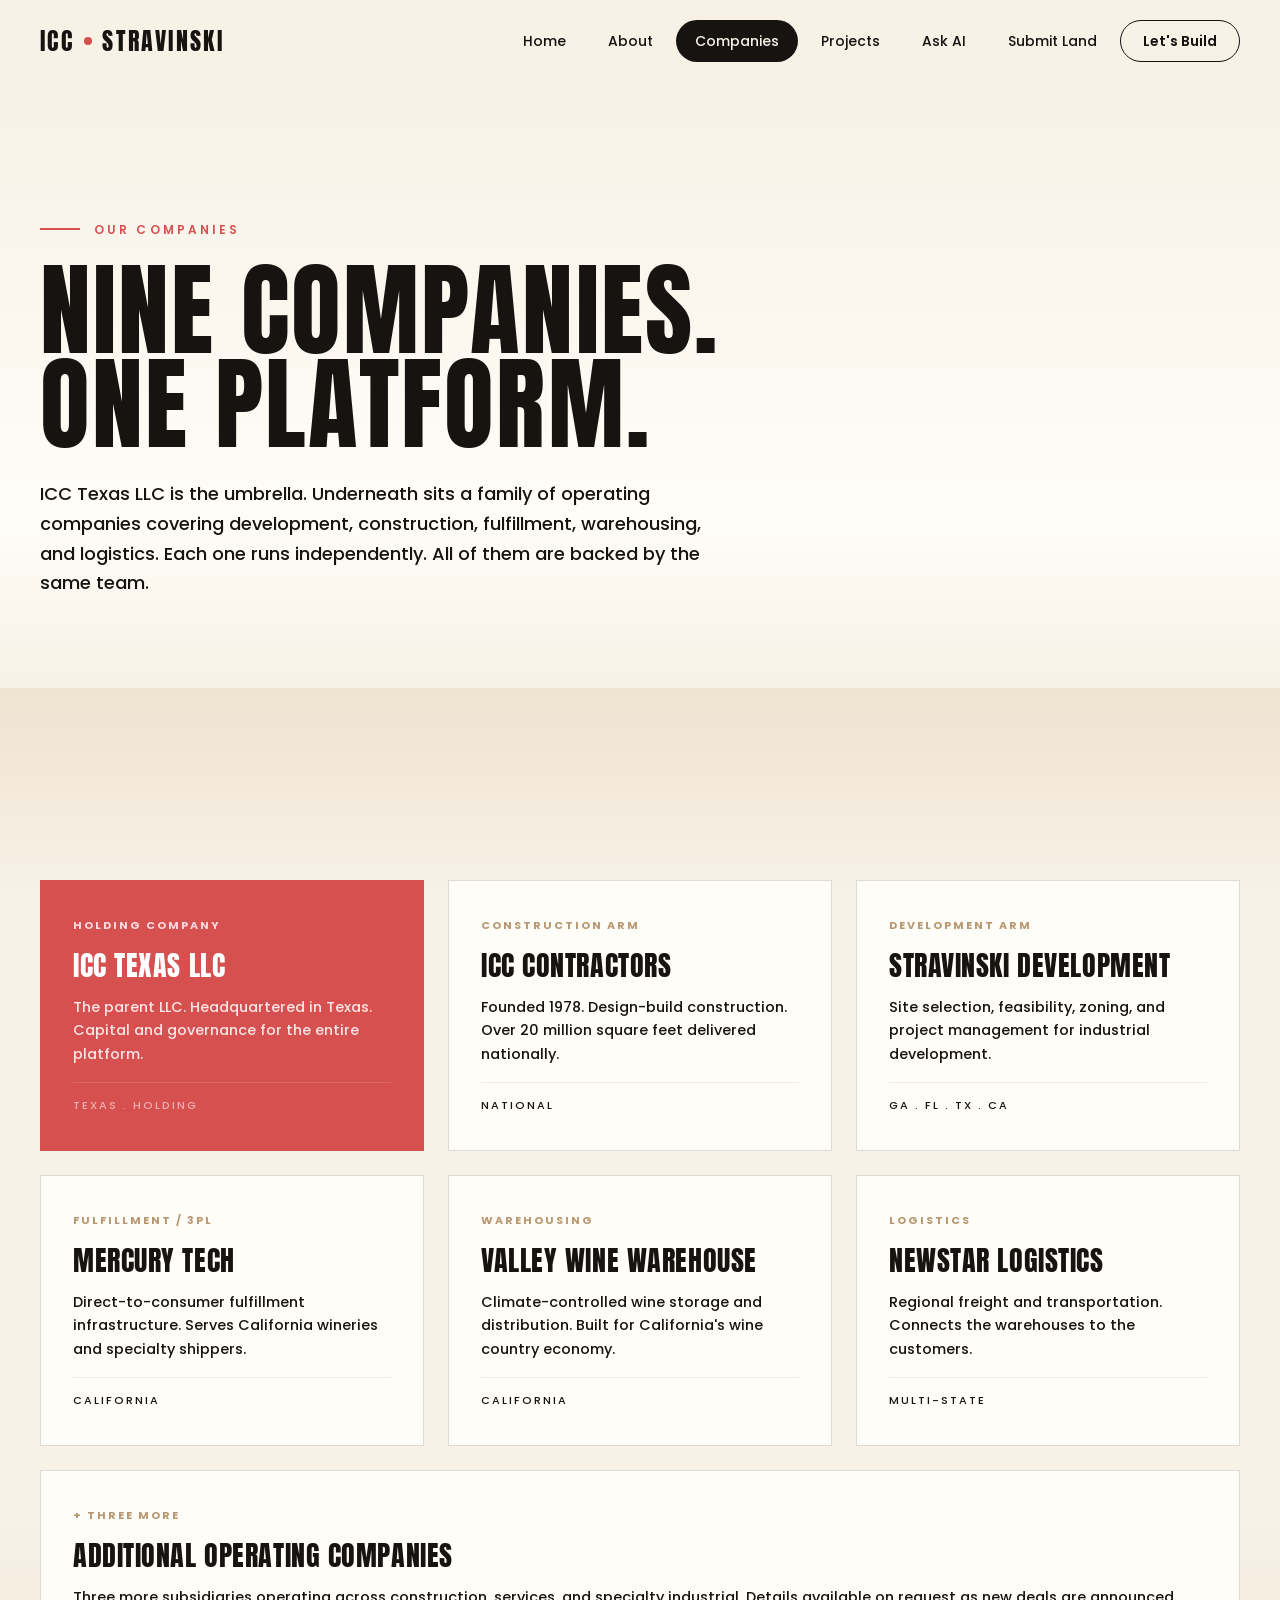
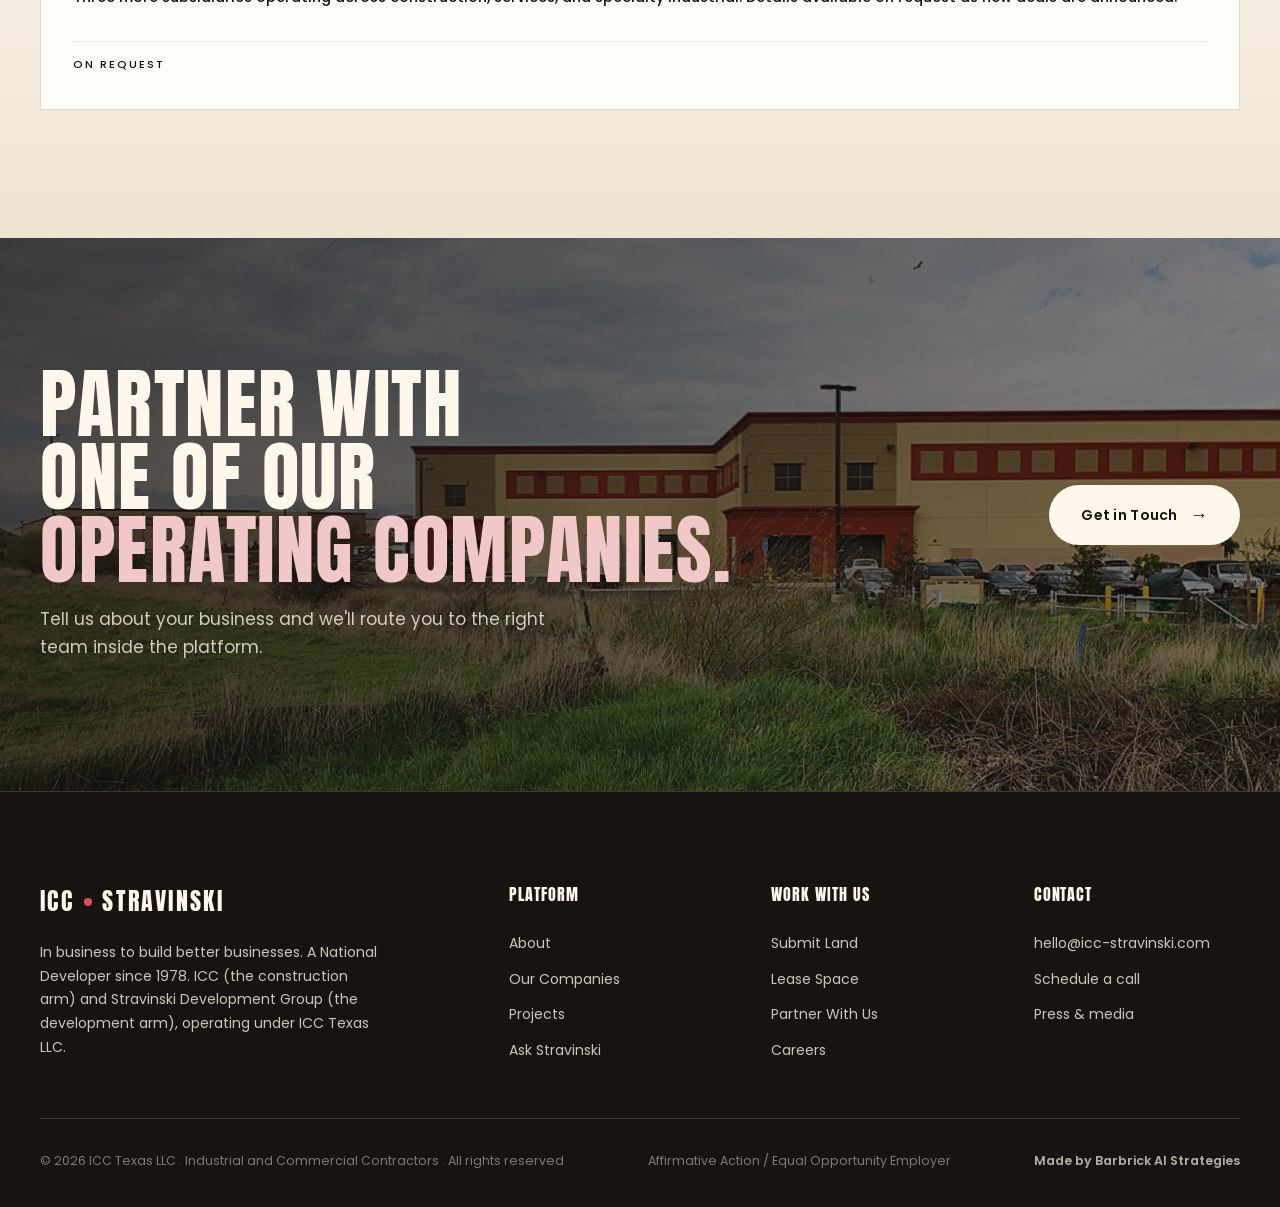
<file: companies.html>
<!doctype html>
<html lang="en">
<head>
<meta charset="utf-8">
<meta name="viewport" content="width=device-width, initial-scale=1">
<title>Our Companies . ICC Stravinski</title>
<link rel="icon" href="assets/icc/icc-logo.png">
<link rel="preconnect" href="https://fonts.googleapis.com">
<link rel="preconnect" href="https://fonts.gstatic.com" crossorigin>
<link href="https://fonts.googleapis.com/css2?family=Anton&family=Lora:ital,wght@0,400;0,500;1,400&family=Poppins:wght@400;500;600;700&display=swap" rel="stylesheet">
<link rel="stylesheet" href="styles.css">
</head>
<body>

<nav class="top">
  <div class="inner">
    <a href="index.html" class="logo">ICC<span class="accent-dot"></span>Stravinski</a>
    <ul>
      <li><a href="index.html" class="navbtn">Home</a></li>
      <li><a href="about.html" class="navbtn">About</a></li>
      <li><a href="companies.html" class="navbtn active">Companies</a></li>
      <li><a href="projects.html" class="navbtn">Projects</a></li>
      <li><a href="ask-stravinski.html" class="navbtn">Ask AI</a></li>
      <li><a href="submit-land.html" class="navbtn">Submit Land</a></li>
      <li><a href="contact.html" class="navbtn cta">Let's Build</a></li>
    </ul>
  </div>
</nav>

<header class="page-header">
  <div class="container">
    <div class="eyebrow">Our Companies</div>
    <h1>Nine companies. One platform.</h1>
    <p class="lede">ICC Texas LLC is the umbrella. Underneath sits a family of operating companies covering development, construction, fulfillment, warehousing, and logistics. Each one runs independently. All of them are backed by the same team.</p>
  </div>
</header>

<section class="section section-olive">
  <div class="container">
    <div class="companies-grid">
      <div class="company-card feature">
        <span class="role">Holding Company</span>
        <span class="name">ICC Texas LLC</span>
        <span class="desc">The parent LLC. Headquartered in Texas. Capital and governance for the entire platform.</span>
        <span class="meta">Texas . Holding</span>
      </div>
      <div class="company-card">
        <span class="role">Construction Arm</span>
        <span class="name">ICC Contractors</span>
        <span class="desc">Founded 1978. Design-build construction. Over 20 million square feet delivered nationally.</span>
        <span class="meta">National</span>
      </div>
      <div class="company-card">
        <span class="role">Development Arm</span>
        <span class="name">Stravinski Development</span>
        <span class="desc">Site selection, feasibility, zoning, and project management for industrial development.</span>
        <span class="meta">GA . FL . TX . CA</span>
      </div>
      <div class="company-card">
        <span class="role">Fulfillment / 3PL</span>
        <span class="name">Mercury Tech</span>
        <span class="desc">Direct-to-consumer fulfillment infrastructure. Serves California wineries and specialty shippers.</span>
        <span class="meta">California</span>
      </div>
      <div class="company-card">
        <span class="role">Warehousing</span>
        <span class="name">Valley Wine Warehouse</span>
        <span class="desc">Climate-controlled wine storage and distribution. Built for California's wine country economy.</span>
        <span class="meta">California</span>
      </div>
      <div class="company-card">
        <span class="role">Logistics</span>
        <span class="name">Newstar Logistics</span>
        <span class="desc">Regional freight and transportation. Connects the warehouses to the customers.</span>
        <span class="meta">Multi-state</span>
      </div>
      <div class="company-card" style="grid-column: span 3;">
        <span class="role">+ Three more</span>
        <span class="name">Additional operating companies</span>
        <span class="desc">Three more subsidiaries operating across construction, services, and specialty industrial. Details available on request as new deals are announced.</span>
        <span class="meta">On request</span>
      </div>
    </div>
  </div>
</section>

<!-- CTA -->
<section class="cta-strip">
  <div class="container">
    <div>
      <h3>Partner with one of our <span class="accent">Operating companies.</span></h3>
      <p>Tell us about your business and we'll route you to the right team inside the platform.</p>
    </div>
    <div class="right">
      <a href="contact.html" class="btn btn-white">Get in Touch <span class="arrow">→</span></a>
    </div>
  </div>
</section>

<!-- FOOTER -->
<footer>
  <div class="container">
    <div class="foot-grid">
      <div class="foot-brand">
        <a href="index.html" class="logo">ICC<span class="accent-dot"></span>Stravinski</a>
        <p>In business to build better businesses. A National Developer since 1978. ICC (the construction arm) and Stravinski Development Group (the development arm), operating under ICC Texas LLC.</p>
      </div>
      <div class="foot-col">
        <h5>Platform</h5>
        <ul>
            <li><a href="about.html">About</a></li>
            <li><a href="companies.html">Our Companies</a></li>
            <li><a href="projects.html">Projects</a></li>
            <li><a href="ask-stravinski.html">Ask Stravinski</a></li>
        </ul>
      </div>
      <div class="foot-col">
        <h5>Work With Us</h5>
        <ul>
          <li><a href="submit-land.html">Submit Land</a></li>
          <li><a href="contact.html">Lease Space</a></li>
          <li><a href="contact.html">Partner With Us</a></li>
          <li><a href="contact.html">Careers</a></li>
        </ul>
      </div>
      <div class="foot-col">
        <h5>Contact</h5>
        <ul>
          <li><a href="mailto:hello@icc-stravinski.com?subject=Website%20Inquiry">hello@icc-stravinski.com</a></li>
          <li><a href="contact.html">Schedule a call</a></li>
          <li><a href="contact.html">Press &amp; media</a></li>
        </ul>
      </div>
    </div>
    <div class="foot-bottom">
      <span>© 2026 ICC Texas LLC . Industrial and Commercial Contractors . All rights reserved</span>
      <span>Affirmative Action / Equal Opportunity Employer</span>
      <span class="site-credit">Made by Barbrick AI Strategies</span>
    </div>
  </div>
</footer>

</body>
</html>
</file>
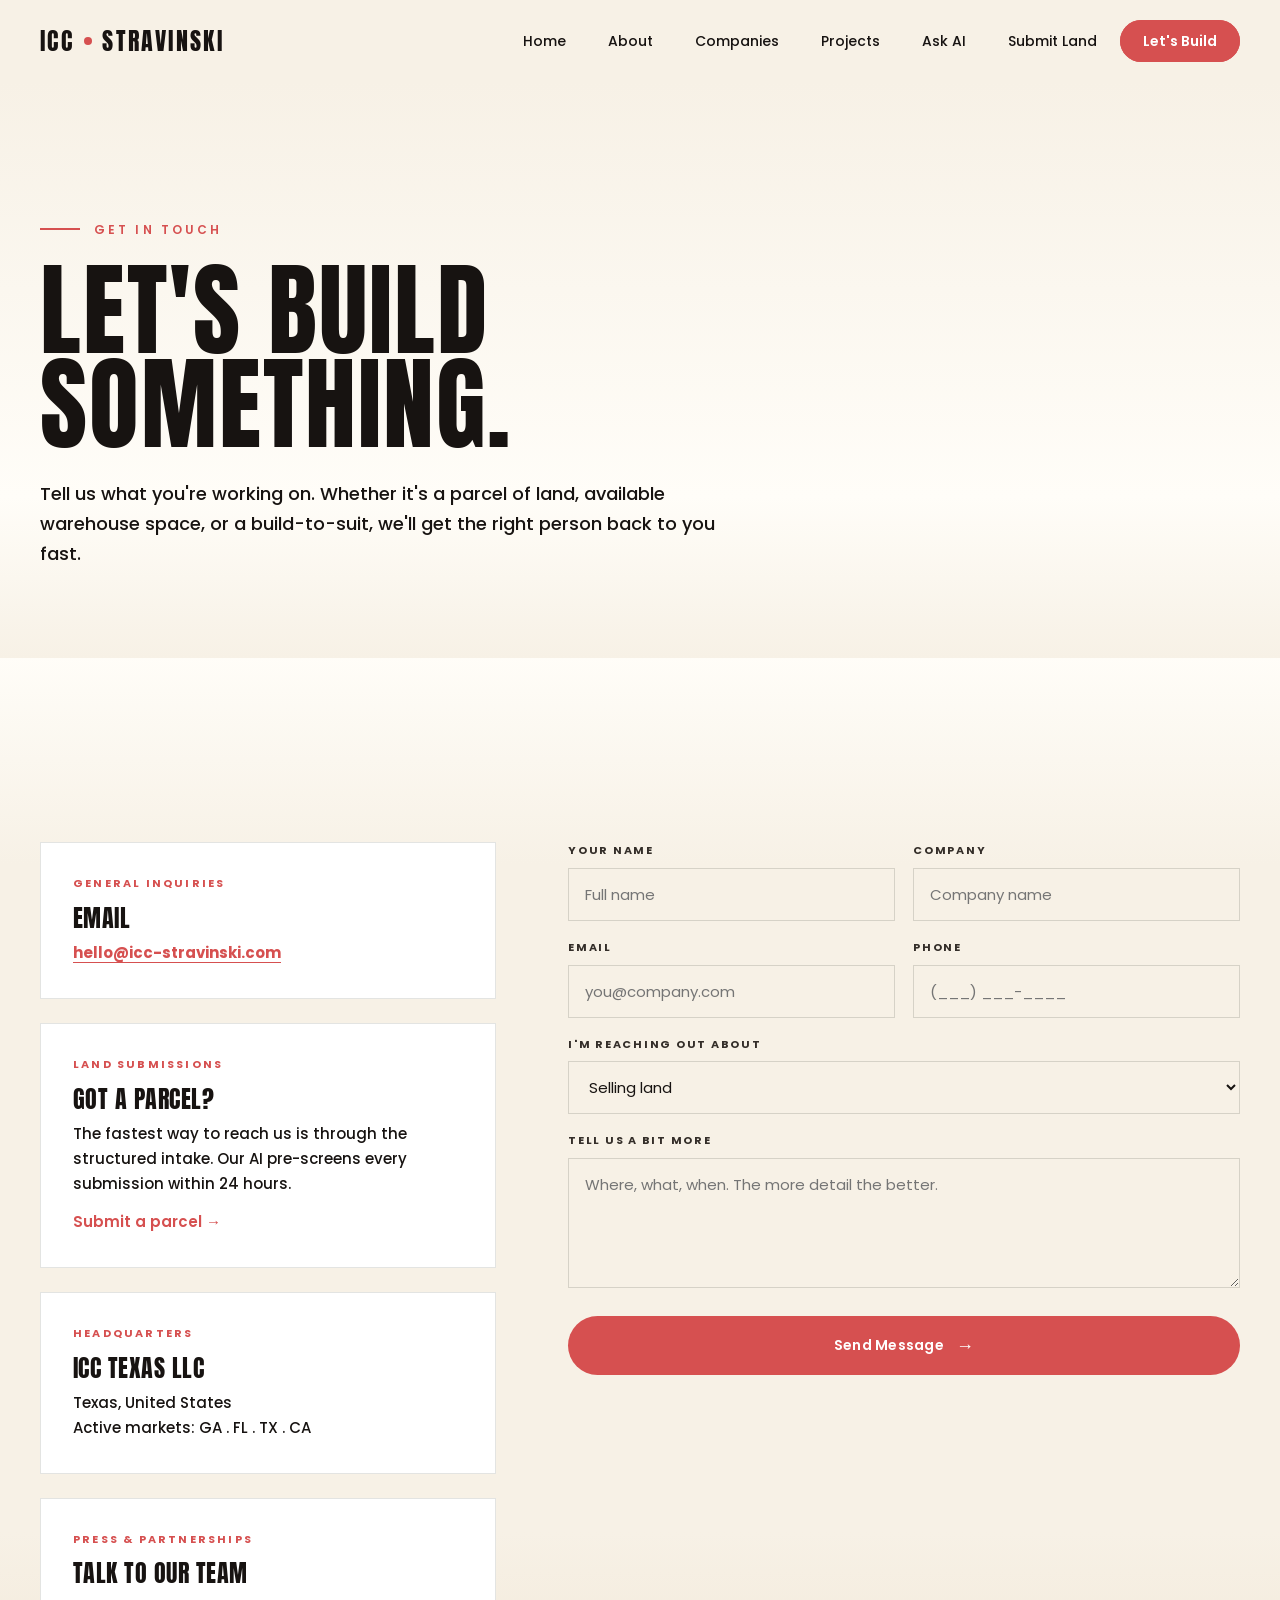
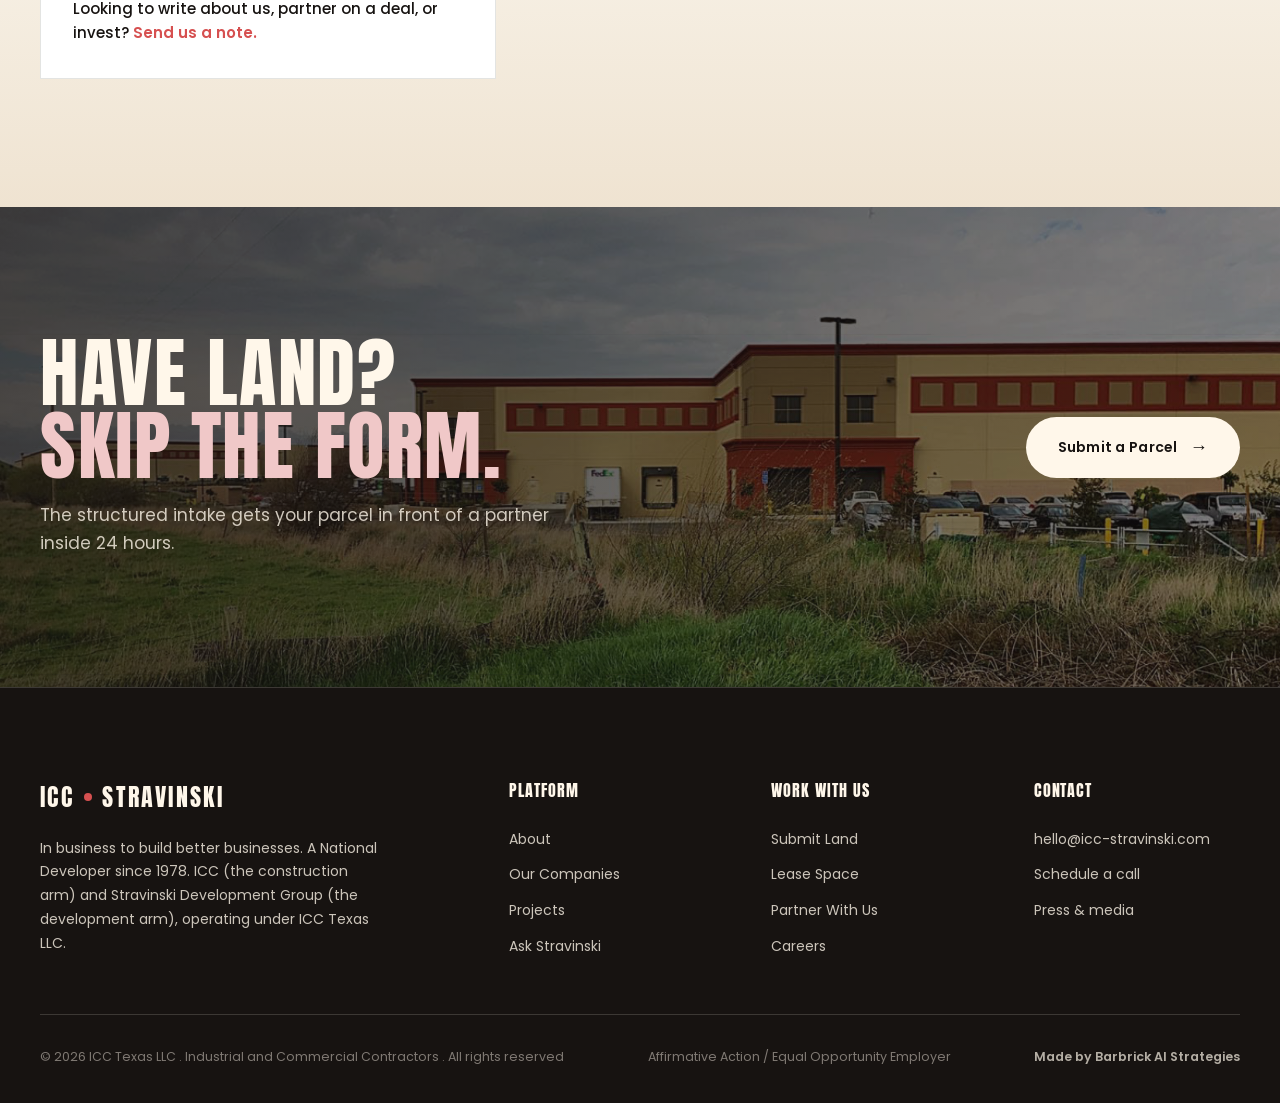
<file: contact.html>
<!doctype html>
<html lang="en">
<head>
<meta charset="utf-8">
<meta name="viewport" content="width=device-width, initial-scale=1">
<title>Contact . ICC Stravinski</title>
<link rel="icon" href="assets/icc/icc-logo.png">
<link rel="preconnect" href="https://fonts.googleapis.com">
<link rel="preconnect" href="https://fonts.gstatic.com" crossorigin>
<link href="https://fonts.googleapis.com/css2?family=Anton&family=Lora:ital,wght@0,400;0,500;1,400&family=Poppins:wght@400;500;600;700&display=swap" rel="stylesheet">
<link rel="stylesheet" href="styles.css">
</head>
<body>

<nav class="top">
  <div class="inner">
    <a href="index.html" class="logo">ICC<span class="accent-dot"></span>Stravinski</a>
    <ul>
      <li><a href="index.html" class="navbtn">Home</a></li>
      <li><a href="about.html" class="navbtn">About</a></li>
      <li><a href="companies.html" class="navbtn">Companies</a></li>
      <li><a href="projects.html" class="navbtn">Projects</a></li>
      <li><a href="ask-stravinski.html" class="navbtn">Ask AI</a></li>
      <li><a href="submit-land.html" class="navbtn">Submit Land</a></li>
      <li><a href="contact.html" class="navbtn cta active">Let's Build</a></li>
    </ul>
  </div>
</nav>

<header class="page-header">
  <div class="container">
    <div class="eyebrow">Get in Touch</div>
    <h1>Let's Build Something.</h1>
    <p class="lede">Tell us what you're working on. Whether it's a parcel of land, available warehouse space, or a build-to-suit, we'll get the right person back to you fast.</p>
  </div>
</header>

<section class="section section-tan">
  <div class="container">
    <div class="contact-grid">
      <div class="contact-info">
        <a class="contact-block contact-email-card" href="mailto:hello@icc-stravinski.com?subject=Website%20Inquiry" aria-label="Email ICC Stravinski at hello@icc-stravinski.com">
          <div class="label">General Inquiries</div>
          <h4>Email</h4>
          <p><span class="email-link">hello@icc-stravinski.com</span></p>
        </a>
        <div class="contact-block">
          <div class="label">Land Submissions</div>
          <h4>Got a Parcel?</h4>
          <p>The fastest way to reach us is through the structured intake. Our AI pre-screens every submission within 24 hours.</p>
          <p style="margin-top: 14px;"><a href="submit-land.html">Submit a parcel →</a></p>
        </div>
        <div class="contact-block">
          <div class="label">Headquarters</div>
          <h4>ICC Texas LLC</h4>
          <p>Texas, United States<br>Active markets: GA . FL . TX . CA</p>
        </div>
        <div class="contact-block">
          <div class="label">Press &amp; Partnerships</div>
          <h4>Talk to Our Team</h4>
          <p>Looking to write about us, partner on a deal, or invest? <a href="mailto:hello@icc-stravinski.com?subject=Press%20or%20Partnership%20Inquiry">Send us a note.</a></p>
        </div>
      </div>
      <form class="submit-form" onsubmit="event.preventDefault(); document.getElementById('thanks').style.display='block'; this.style.display='none';">
        <label class="half">Your Name
          <input type="text" placeholder="Full name" required>
        </label>
        <label class="half">Company
          <input type="text" placeholder="Company name">
        </label>
        <label class="half">Email
          <input type="email" placeholder="you@company.com" required>
        </label>
        <label class="half">Phone
          <input type="tel" placeholder="(___) ___-____">
        </label>
        <label>I'm reaching out about
          <select>
            <option>Selling land</option>
            <option>Leasing warehouse space</option>
            <option>A build-to-suit project</option>
            <option>Partnership / operating company</option>
            <option>Press or media</option>
            <option>Careers</option>
            <option>Something else</option>
          </select>
        </label>
        <label>Tell us a bit more
          <textarea placeholder="Where, what, when. The more detail the better."></textarea>
        </label>
        <button type="submit" class="btn btn-primary">Send Message <span class="arrow">→</span></button>
      </form>
      <div id="thanks" style="display:none; background: var(--paper); border: 1px solid var(--brand); padding: 44px;">
        <div style="font-size: 11px; letter-spacing: 0.2em; text-transform: uppercase; color: var(--brand); font-weight: 700; margin-bottom: 14px;">Message Received</div>
        <h3 style="font-family: 'Anton', sans-serif; font-size: 36px; margin-bottom: 14px; text-transform: uppercase; letter-spacing: 0.02em;">Thanks. We'll Be in Touch.</h3>
        <p style="color: var(--slate); line-height: 1.65;">A member of the team will be back to you shortly. In the meantime, take a look at our <a href="projects.html" style="color: var(--brand); font-weight: 700;">projects</a> or read about <a href="about.html" style="color: var(--brand); font-weight: 700;">how we work</a>.</p>
      </div>
    </div>
  </div>
</section>

<!-- CTA -->
<section class="cta-strip">
  <div class="container">
    <div>
      <h3>Have land? <span class="accent">Skip the form.</span></h3>
      <p>The structured intake gets your parcel in front of a partner inside 24 hours.</p>
    </div>
    <div class="right">
      <a href="submit-land.html" class="btn btn-white">Submit a Parcel <span class="arrow">→</span></a>
    </div>
  </div>
</section>

<!-- FOOTER -->
<footer>
  <div class="container">
    <div class="foot-grid">
      <div class="foot-brand">
        <a href="index.html" class="logo">ICC<span class="accent-dot"></span>Stravinski</a>
        <p>In business to build better businesses. A National Developer since 1978. ICC (the construction arm) and Stravinski Development Group (the development arm), operating under ICC Texas LLC.</p>
      </div>
      <div class="foot-col">
        <h5>Platform</h5>
        <ul>
            <li><a href="about.html">About</a></li>
            <li><a href="companies.html">Our Companies</a></li>
            <li><a href="projects.html">Projects</a></li>
            <li><a href="ask-stravinski.html">Ask Stravinski</a></li>
        </ul>
      </div>
      <div class="foot-col">
        <h5>Work With Us</h5>
        <ul>
          <li><a href="submit-land.html">Submit Land</a></li>
          <li><a href="contact.html">Lease Space</a></li>
          <li><a href="contact.html">Partner With Us</a></li>
          <li><a href="contact.html">Careers</a></li>
        </ul>
      </div>
      <div class="foot-col">
        <h5>Contact</h5>
        <ul>
          <li><a href="mailto:hello@icc-stravinski.com?subject=Website%20Inquiry">hello@icc-stravinski.com</a></li>
          <li><a href="contact.html">Schedule a call</a></li>
          <li><a href="contact.html">Press &amp; media</a></li>
        </ul>
      </div>
    </div>
    <div class="foot-bottom">
      <span>© 2026 ICC Texas LLC . Industrial and Commercial Contractors . All rights reserved</span>
      <span>Affirmative Action / Equal Opportunity Employer</span>
      <span class="site-credit">Made by Barbrick AI Strategies</span>
    </div>
  </div>
</footer>

</body>
</html>
</file>
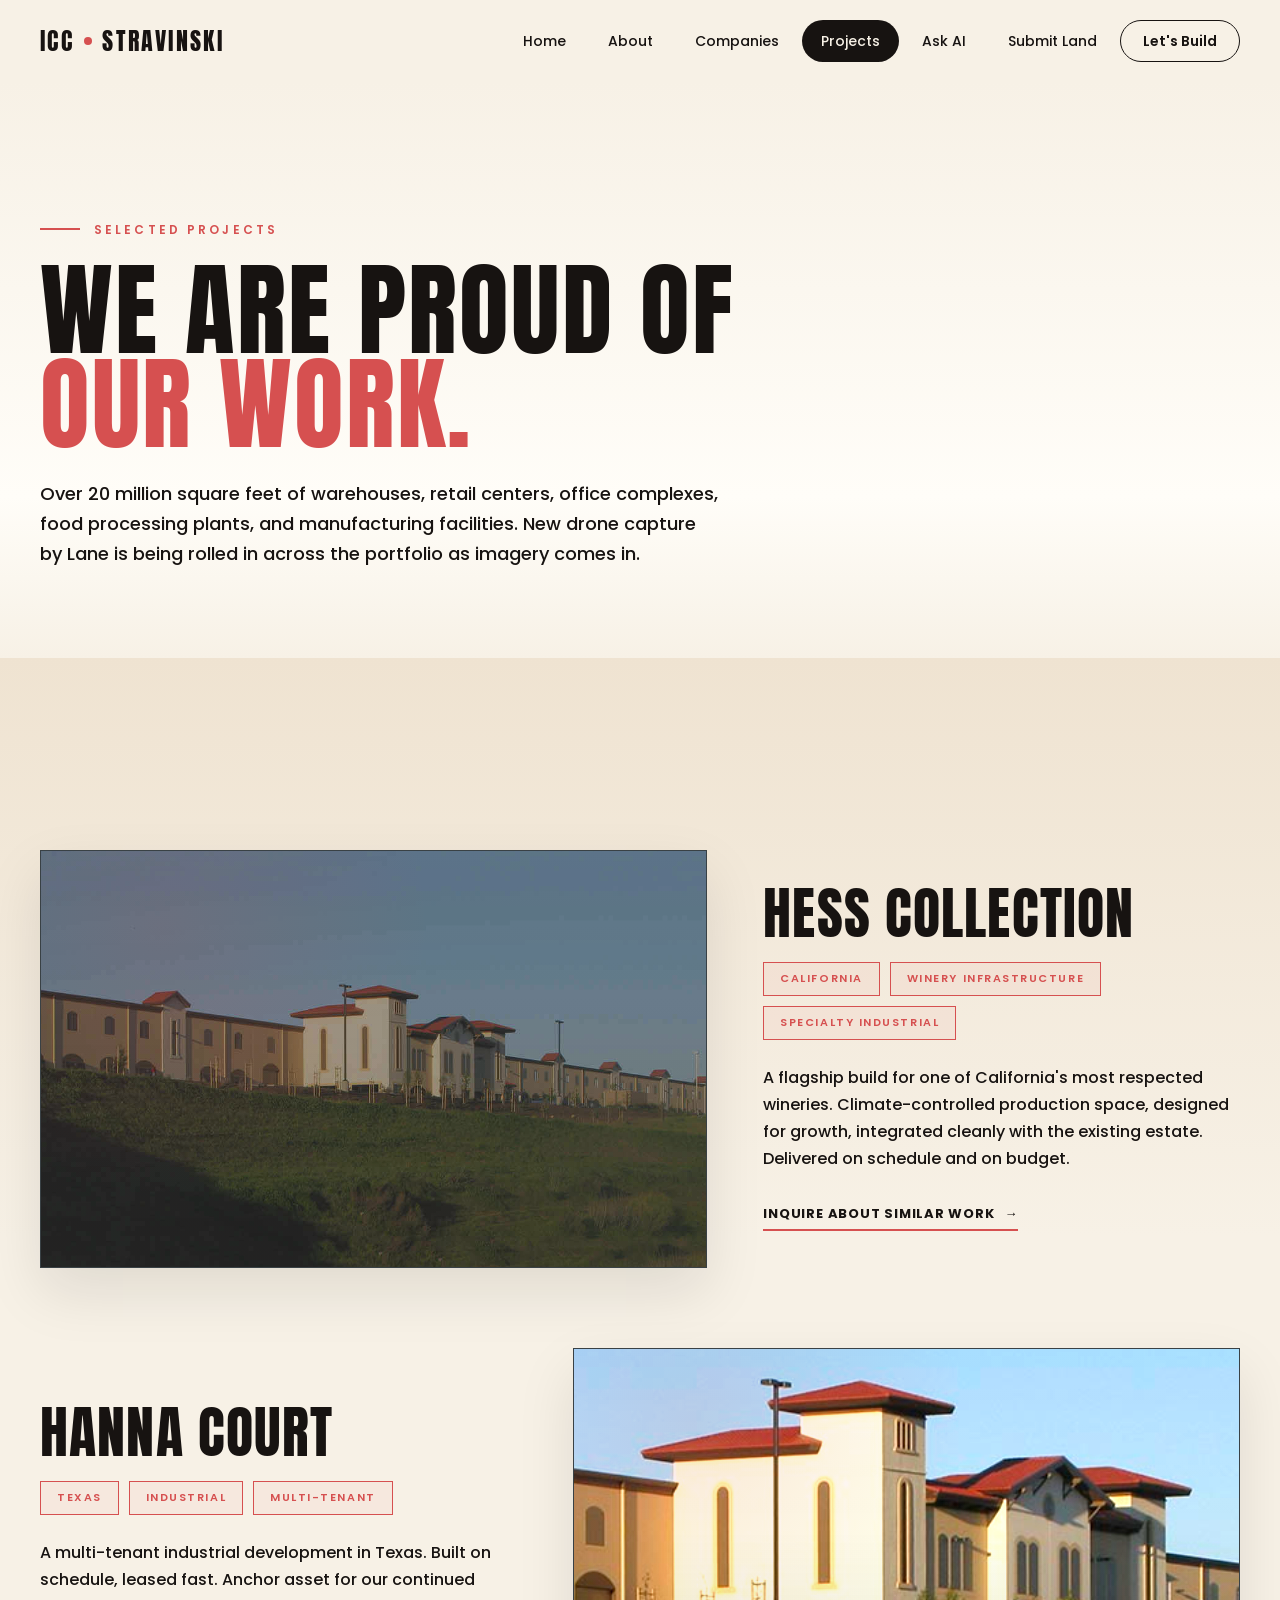
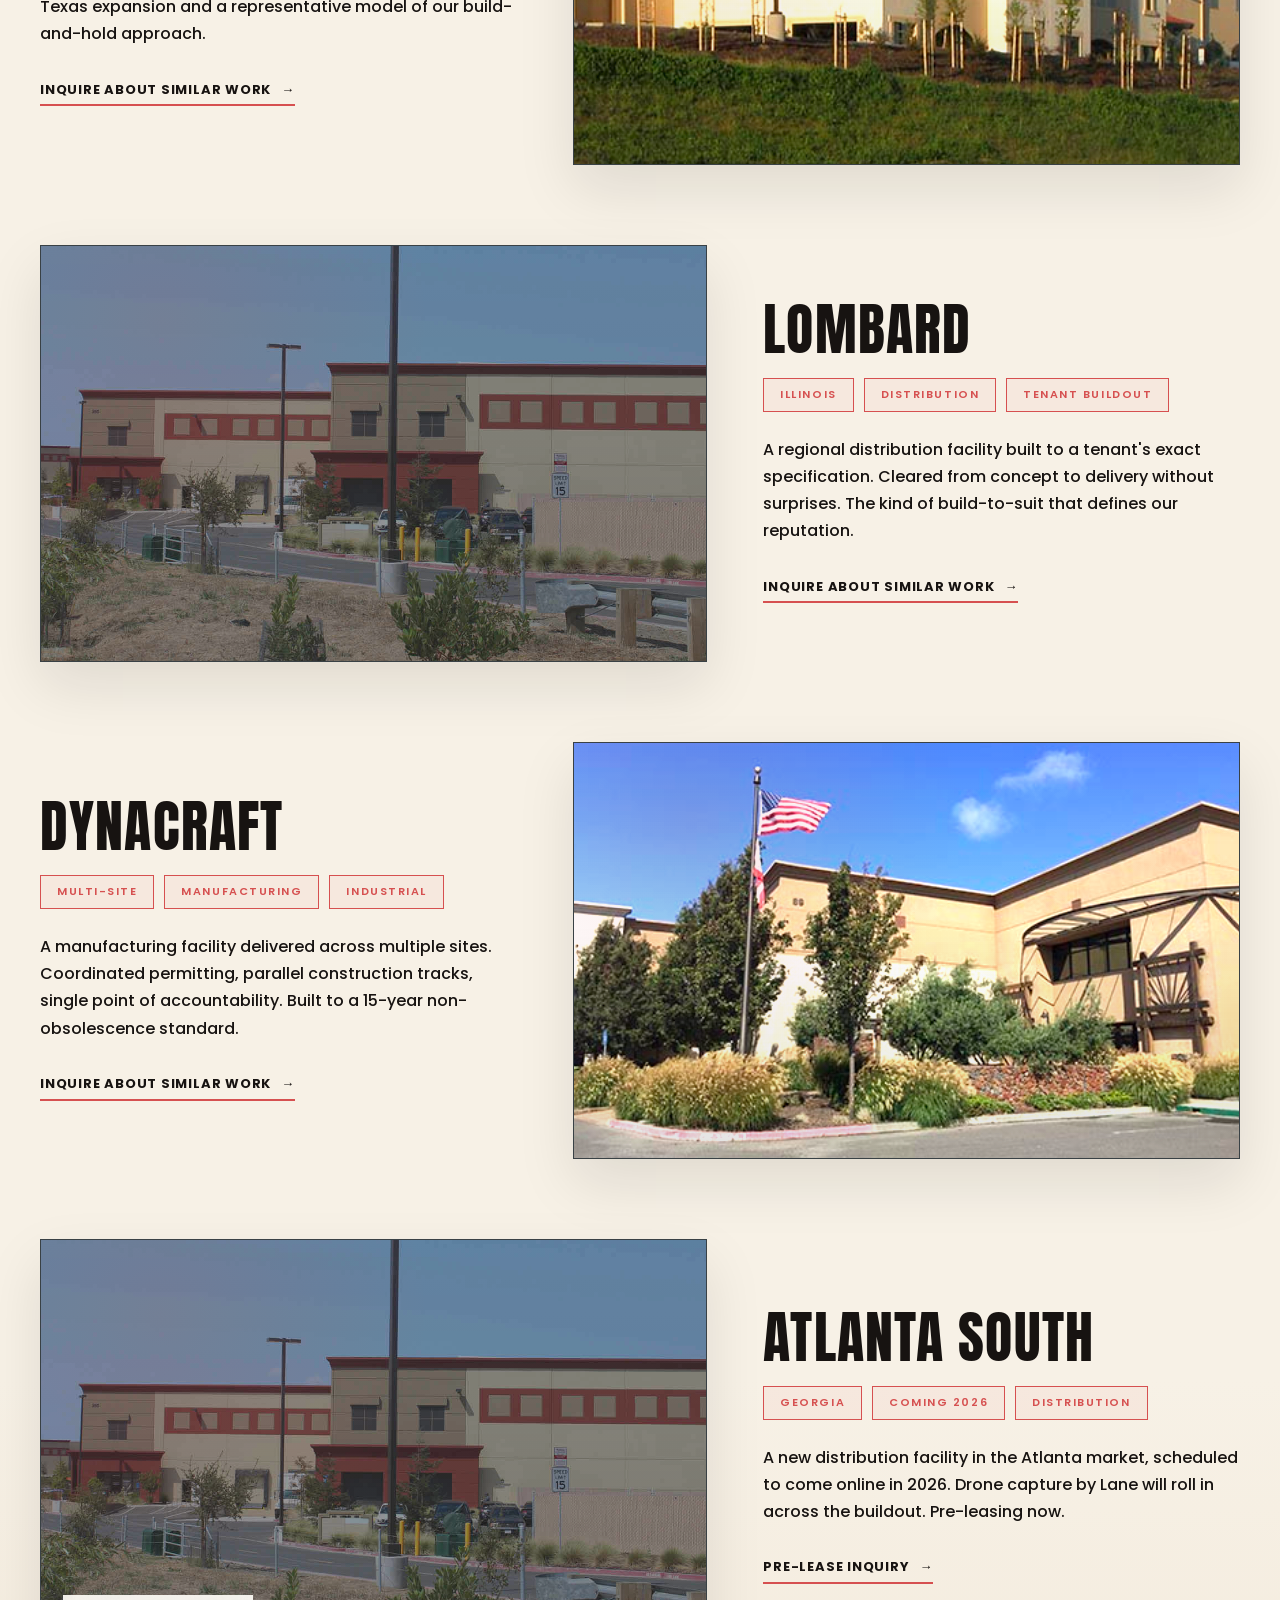
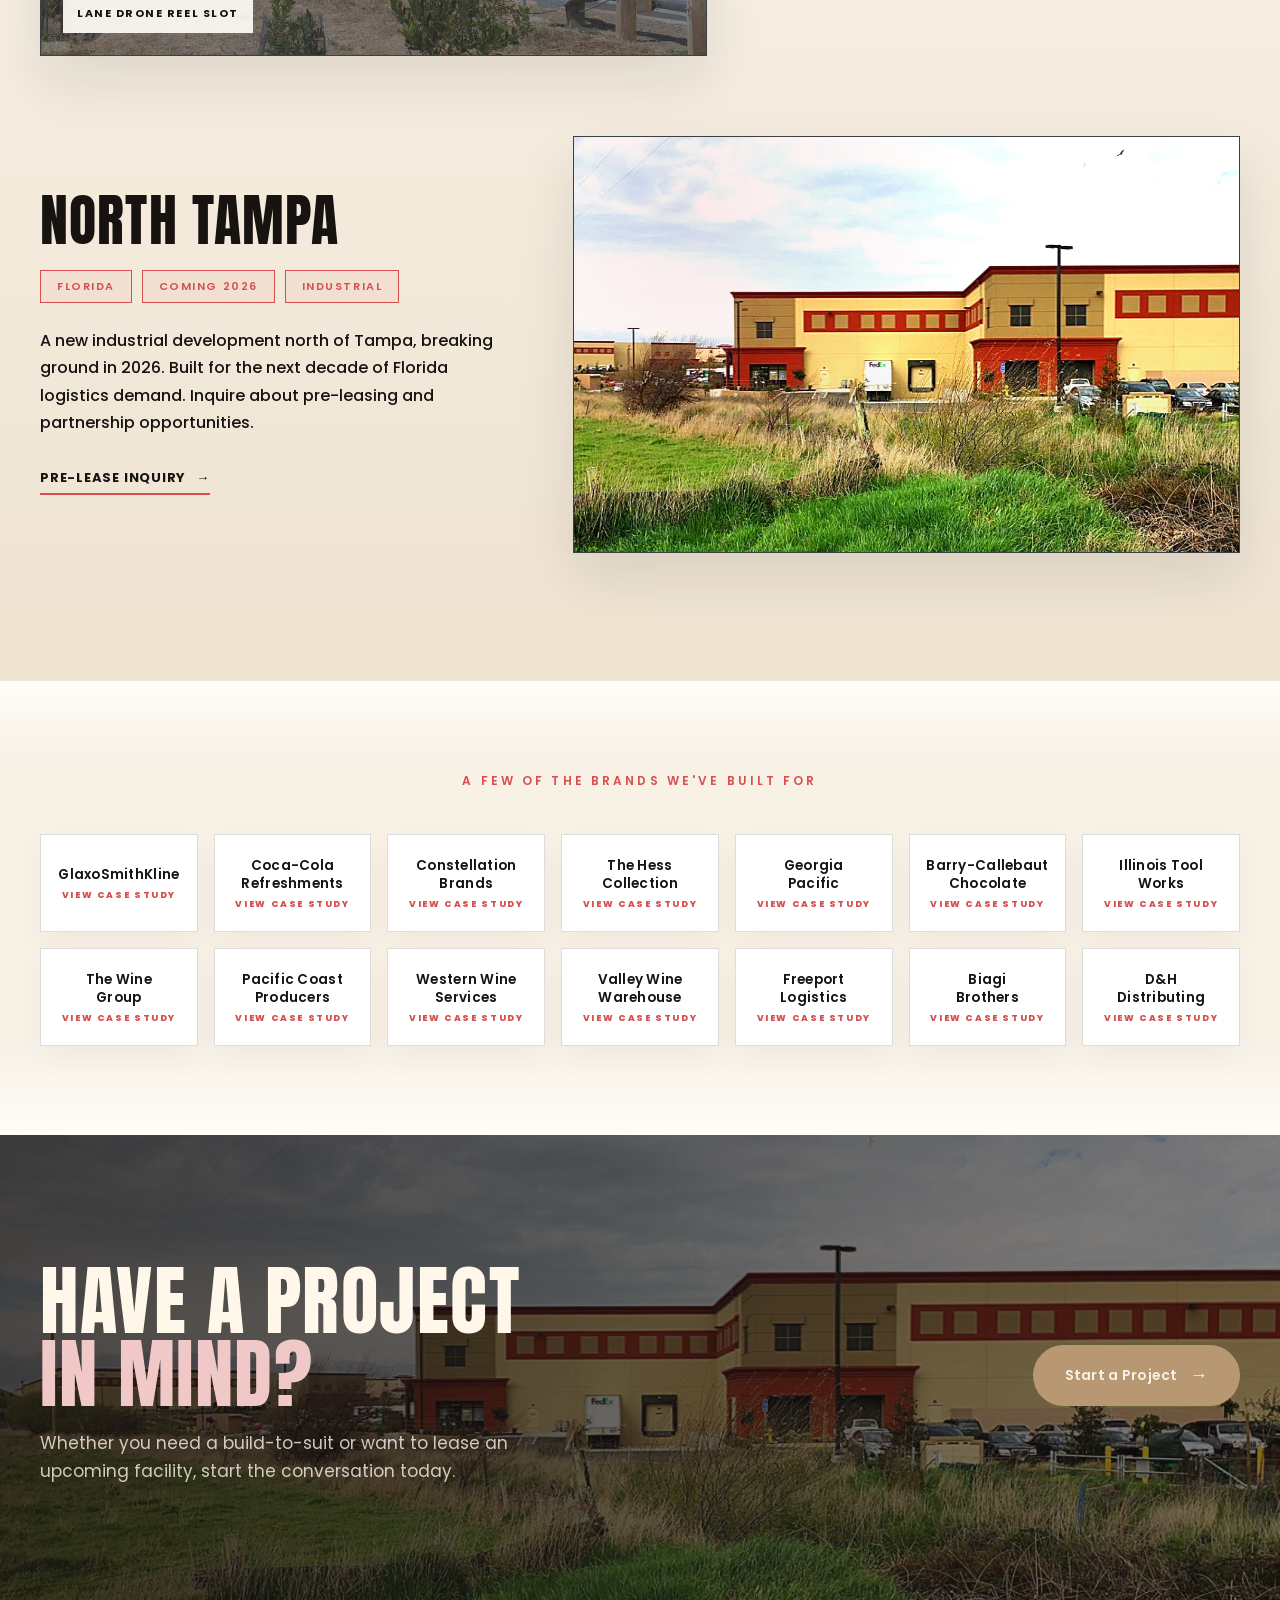
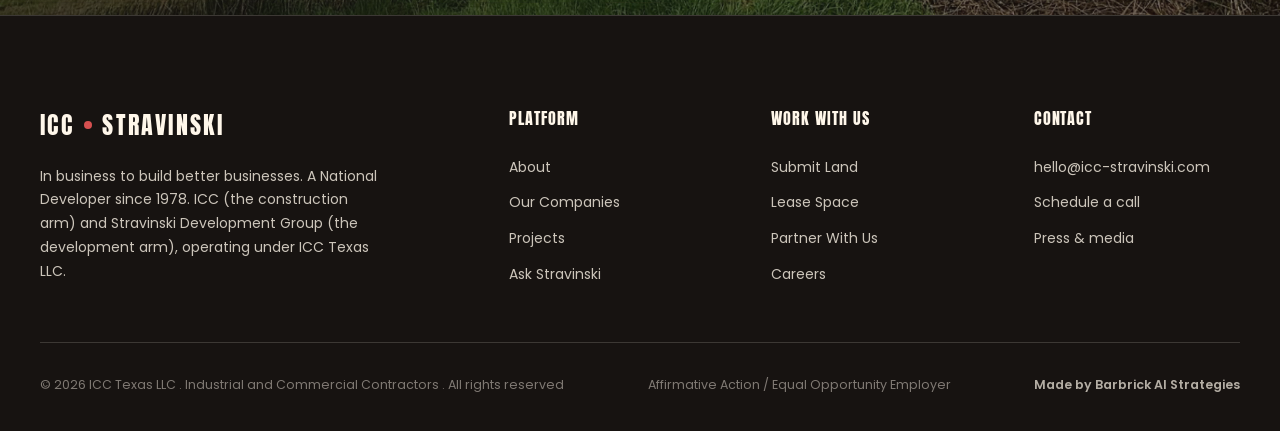
<file: projects.html>
<!doctype html>
<html lang="en">
<head>
<meta charset="utf-8">
<meta name="viewport" content="width=device-width, initial-scale=1">
<title>Projects . ICC Stravinski</title>
<link rel="icon" href="assets/icc/icc-logo.png">
<link rel="preconnect" href="https://fonts.googleapis.com">
<link rel="preconnect" href="https://fonts.gstatic.com" crossorigin>
<link href="https://fonts.googleapis.com/css2?family=Anton&family=Lora:ital,wght@0,400;0,500;1,400&family=Poppins:wght@400;500;600;700&display=swap" rel="stylesheet">
<link rel="stylesheet" href="styles.css">
</head>
<body>

<nav class="top">
  <div class="inner">
    <a href="index.html" class="logo">ICC<span class="accent-dot"></span>Stravinski</a>
    <ul>
      <li><a href="index.html" class="navbtn">Home</a></li>
      <li><a href="about.html" class="navbtn">About</a></li>
      <li><a href="companies.html" class="navbtn">Companies</a></li>
      <li><a href="projects.html" class="navbtn active">Projects</a></li>
      <li><a href="ask-stravinski.html" class="navbtn">Ask AI</a></li>
      <li><a href="submit-land.html" class="navbtn">Submit Land</a></li>
      <li><a href="contact.html" class="navbtn cta">Let's Build</a></li>
    </ul>
  </div>
</nav>

<header class="page-header">
  <div class="container">
    <div class="eyebrow">Selected Projects</div>
    <h1>We Are Proud of <span class="accent">Our Work.</span></h1>
    <p class="lede">Over 20 million square feet of warehouses, retail centers, office complexes, food processing plants, and manufacturing facilities. New drone capture by Lane is being rolled in across the portfolio as imagery comes in.</p>
  </div>
</header>

<section class="section section-olive">
  <div class="container">
    <div class="projects-list">

      <div class="project-row">
        <div class="project-img p1"></div>
        <div class="project-body">
          <h3>Hess Collection</h3>
          <div class="project-tags">
            <span class="project-tag">California</span>
            <span class="project-tag">Winery Infrastructure</span>
            <span class="project-tag">Specialty Industrial</span>
          </div>
          <p>A flagship build for one of California's most respected wineries. Climate-controlled production space, designed for growth, integrated cleanly with the existing estate. Delivered on schedule and on budget.</p>
          <a href="contact.html" class="more">Inquire About Similar Work <span class="arrow">→</span></a>
        </div>
      </div>

      <div class="project-row flip">
        <div class="project-img p2"></div>
        <div class="project-body">
          <h3>Hanna Court</h3>
          <div class="project-tags">
            <span class="project-tag">Texas</span>
            <span class="project-tag">Industrial</span>
            <span class="project-tag">Multi-Tenant</span>
          </div>
          <p>A multi-tenant industrial development in Texas. Built on schedule, leased fast. Anchor asset for our continued Texas expansion and a representative model of our build-and-hold approach.</p>
          <a href="contact.html" class="more">Inquire About Similar Work <span class="arrow">→</span></a>
        </div>
      </div>

      <div class="project-row">
        <div class="project-img p4"></div>
        <div class="project-body">
          <h3>Lombard</h3>
          <div class="project-tags">
            <span class="project-tag">Illinois</span>
            <span class="project-tag">Distribution</span>
            <span class="project-tag">Tenant Buildout</span>
          </div>
          <p>A regional distribution facility built to a tenant's exact specification. Cleared from concept to delivery without surprises. The kind of build-to-suit that defines our reputation.</p>
          <a href="contact.html" class="more">Inquire About Similar Work <span class="arrow">→</span></a>
        </div>
      </div>

      <div class="project-row flip">
        <div class="project-img p5"></div>
        <div class="project-body">
          <h3>Dynacraft</h3>
          <div class="project-tags">
            <span class="project-tag">Multi-Site</span>
            <span class="project-tag">Manufacturing</span>
            <span class="project-tag">Industrial</span>
          </div>
          <p>A manufacturing facility delivered across multiple sites. Coordinated permitting, parallel construction tracks, single point of accountability. Built to a 15-year non-obsolescence standard.</p>
          <a href="contact.html" class="more">Inquire About Similar Work <span class="arrow">→</span></a>
        </div>
      </div>

      <div class="project-row">
        <div class="project-img p3"><span class="image-kicker">Lane drone reel slot</span></div>
        <div class="project-body">
          <h3>Atlanta South</h3>
          <div class="project-tags">
            <span class="project-tag">Georgia</span>
            <span class="project-tag">Coming 2026</span>
            <span class="project-tag">Distribution</span>
          </div>
          <p>A new distribution facility in the Atlanta market, scheduled to come online in 2026. Drone capture by Lane will roll in across the buildout. Pre-leasing now.</p>
          <a href="contact.html" class="more">Pre-Lease Inquiry <span class="arrow">→</span></a>
        </div>
      </div>

      <div class="project-row flip">
        <div class="project-img p6"></div>
        <div class="project-body">
          <h3>North Tampa</h3>
          <div class="project-tags">
            <span class="project-tag">Florida</span>
            <span class="project-tag">Coming 2026</span>
            <span class="project-tag">Industrial</span>
          </div>
          <p>A new industrial development north of Tampa, breaking ground in 2026. Built for the next decade of Florida logistics demand. Inquire about pre-leasing and partnership opportunities.</p>
          <a href="contact.html" class="more">Pre-Lease Inquiry <span class="arrow">→</span></a>
        </div>
      </div>

    </div>
  </div>
</section>

<!-- CLIENTS -->
<section class="clients">
  <div class="container">
    <div class="label">A few of the brands we've built for</div>
    <div class="client-grid">
      <button class="client-name" type="button" data-client="gsk">GlaxoSmithKline</button>
      <button class="client-name" type="button" data-client="coca">Coca-Cola<br>Refreshments</button>
      <button class="client-name" type="button" data-client="constellation">Constellation<br>Brands</button>
      <button class="client-name" type="button" data-client="hess">The Hess<br>Collection</button>
      <button class="client-name" type="button" data-client="georgia">Georgia<br>Pacific</button>
      <button class="client-name" type="button" data-client="barry">Barry-Callebaut<br>Chocolate</button>
      <button class="client-name" type="button" data-client="itw">Illinois Tool<br>Works</button>
      <button class="client-name" type="button" data-client="winegroup">The Wine<br>Group</button>
      <button class="client-name" type="button" data-client="pacific">Pacific Coast<br>Producers</button>
      <button class="client-name" type="button" data-client="western">Western Wine<br>Services</button>
      <button class="client-name" type="button" data-client="valley">Valley Wine<br>Warehouse</button>
      <button class="client-name" type="button" data-client="freeport">Freeport<br>Logistics</button>
      <button class="client-name" type="button" data-client="biagi">Biagi<br>Brothers</button>
      <button class="client-name" type="button" data-client="dh">D&amp;H<br>Distributing</button>
    </div>
  </div>
</section>

<!-- CTA -->
<section class="cta-strip">
  <div class="container">
    <div>
      <h3>Have a project <span class="accent">In mind?</span></h3>
      <p>Whether you need a build-to-suit or want to lease an upcoming facility, start the conversation today.</p>
    </div>
    <div class="right">
      <a href="contact.html" class="btn btn-tan">Start a Project <span class="arrow">→</span></a>
    </div>
  </div>
</section>

<footer>
  <div class="container">
    <div class="foot-grid">
      <div class="foot-brand">
        <a href="index.html" class="logo">ICC<span class="accent-dot"></span>Stravinski</a>
        <p>In business to build better businesses. A National Developer since 1978. ICC (the construction arm) and Stravinski Development Group (the development arm), operating under ICC Texas LLC.</p>
      </div>
      <div class="foot-col">
        <h5>Platform</h5>
        <ul>
            <li><a href="about.html">About</a></li>
            <li><a href="companies.html">Our Companies</a></li>
            <li><a href="projects.html">Projects</a></li>
            <li><a href="ask-stravinski.html">Ask Stravinski</a></li>
        </ul>
      </div>
      <div class="foot-col">
        <h5>Work With Us</h5>
        <ul>
          <li><a href="submit-land.html">Submit Land</a></li>
          <li><a href="contact.html">Lease Space</a></li>
          <li><a href="contact.html">Partner With Us</a></li>
          <li><a href="contact.html">Careers</a></li>
        </ul>
      </div>
      <div class="foot-col">
        <h5>Contact</h5>
        <ul>
          <li><a href="mailto:hello@icc-stravinski.com?subject=Website%20Inquiry">hello@icc-stravinski.com</a></li>
          <li><a href="contact.html">Schedule a call</a></li>
          <li><a href="contact.html">Press &amp; media</a></li>
        </ul>
      </div>
    </div>
    <div class="foot-bottom">
      <span>© 2026 ICC Texas LLC . Industrial and Commercial Contractors . All rights reserved</span>
      <span>Affirmative Action / Equal Opportunity Employer</span>
      <span class="site-credit">Made by Barbrick AI Strategies</span>
    </div>
  </div>
</footer>

<script src="clients.js"></script>
</body>
</html>
</file>
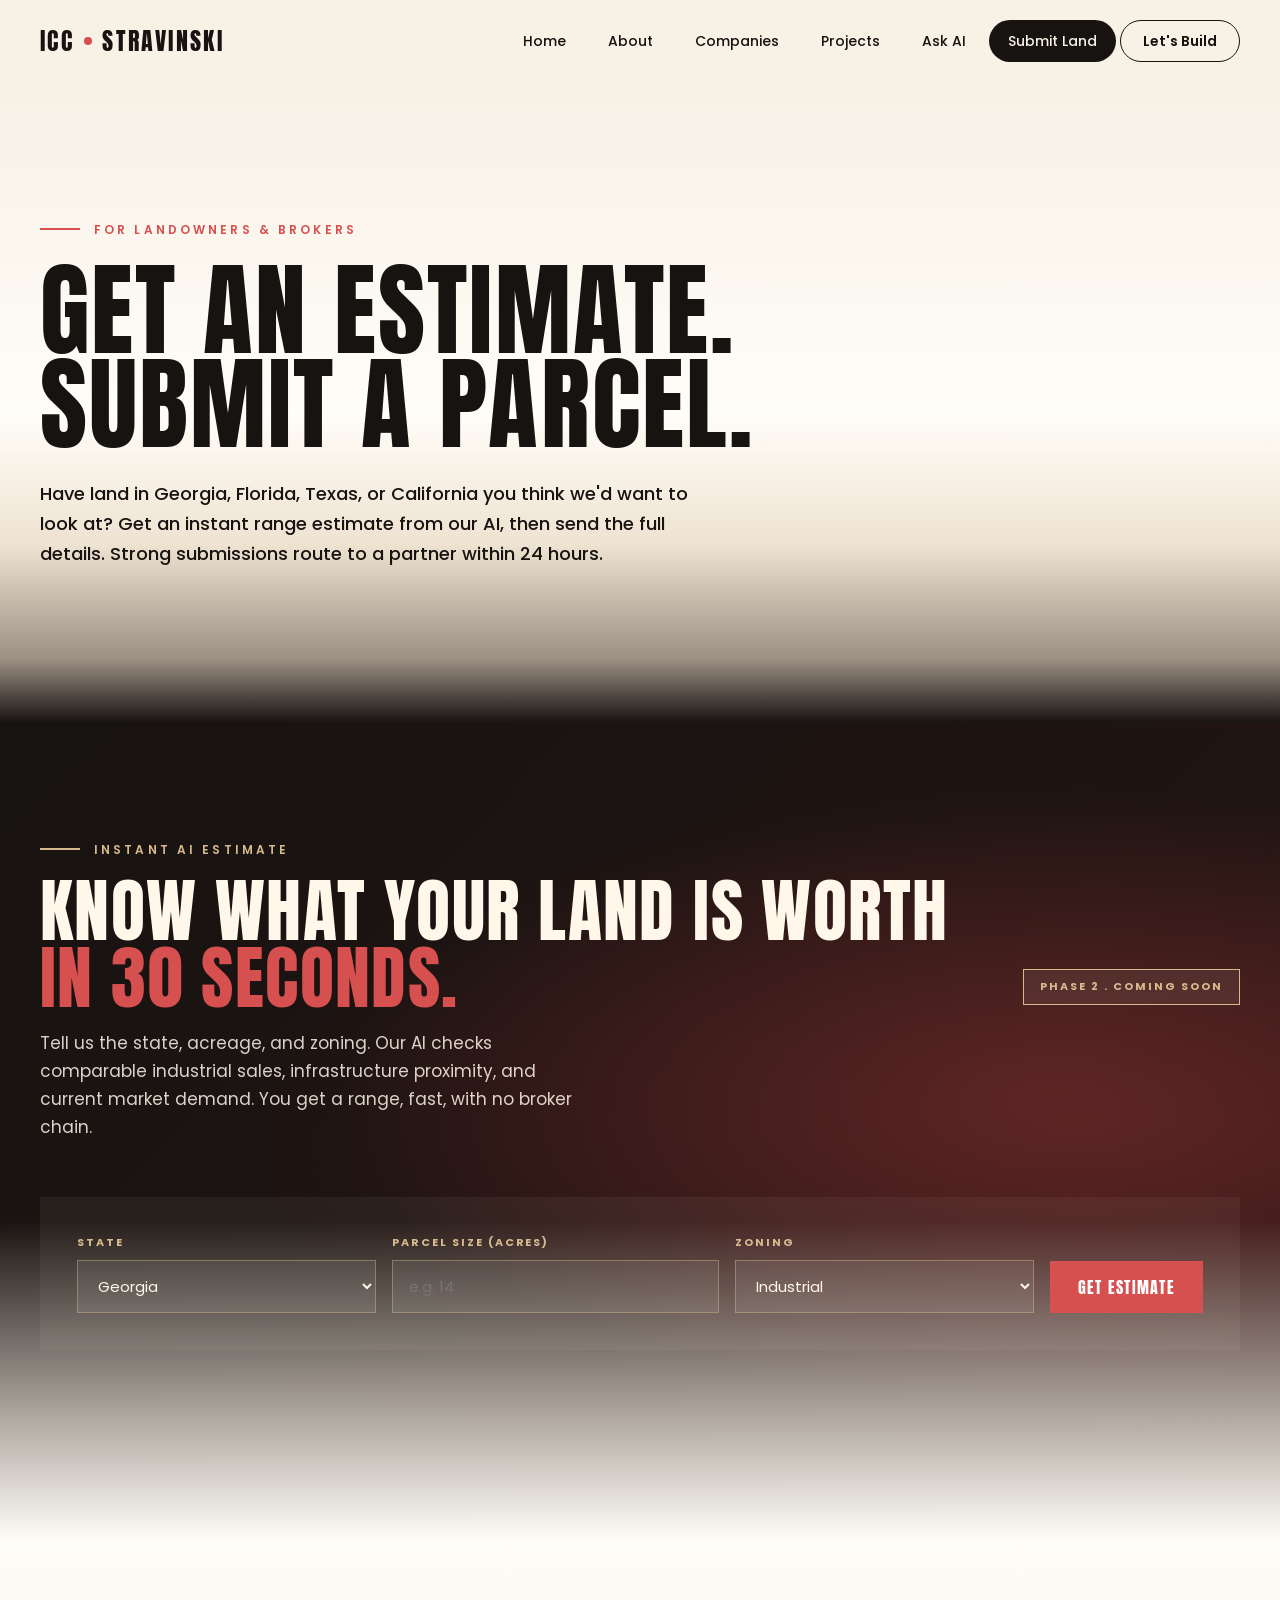
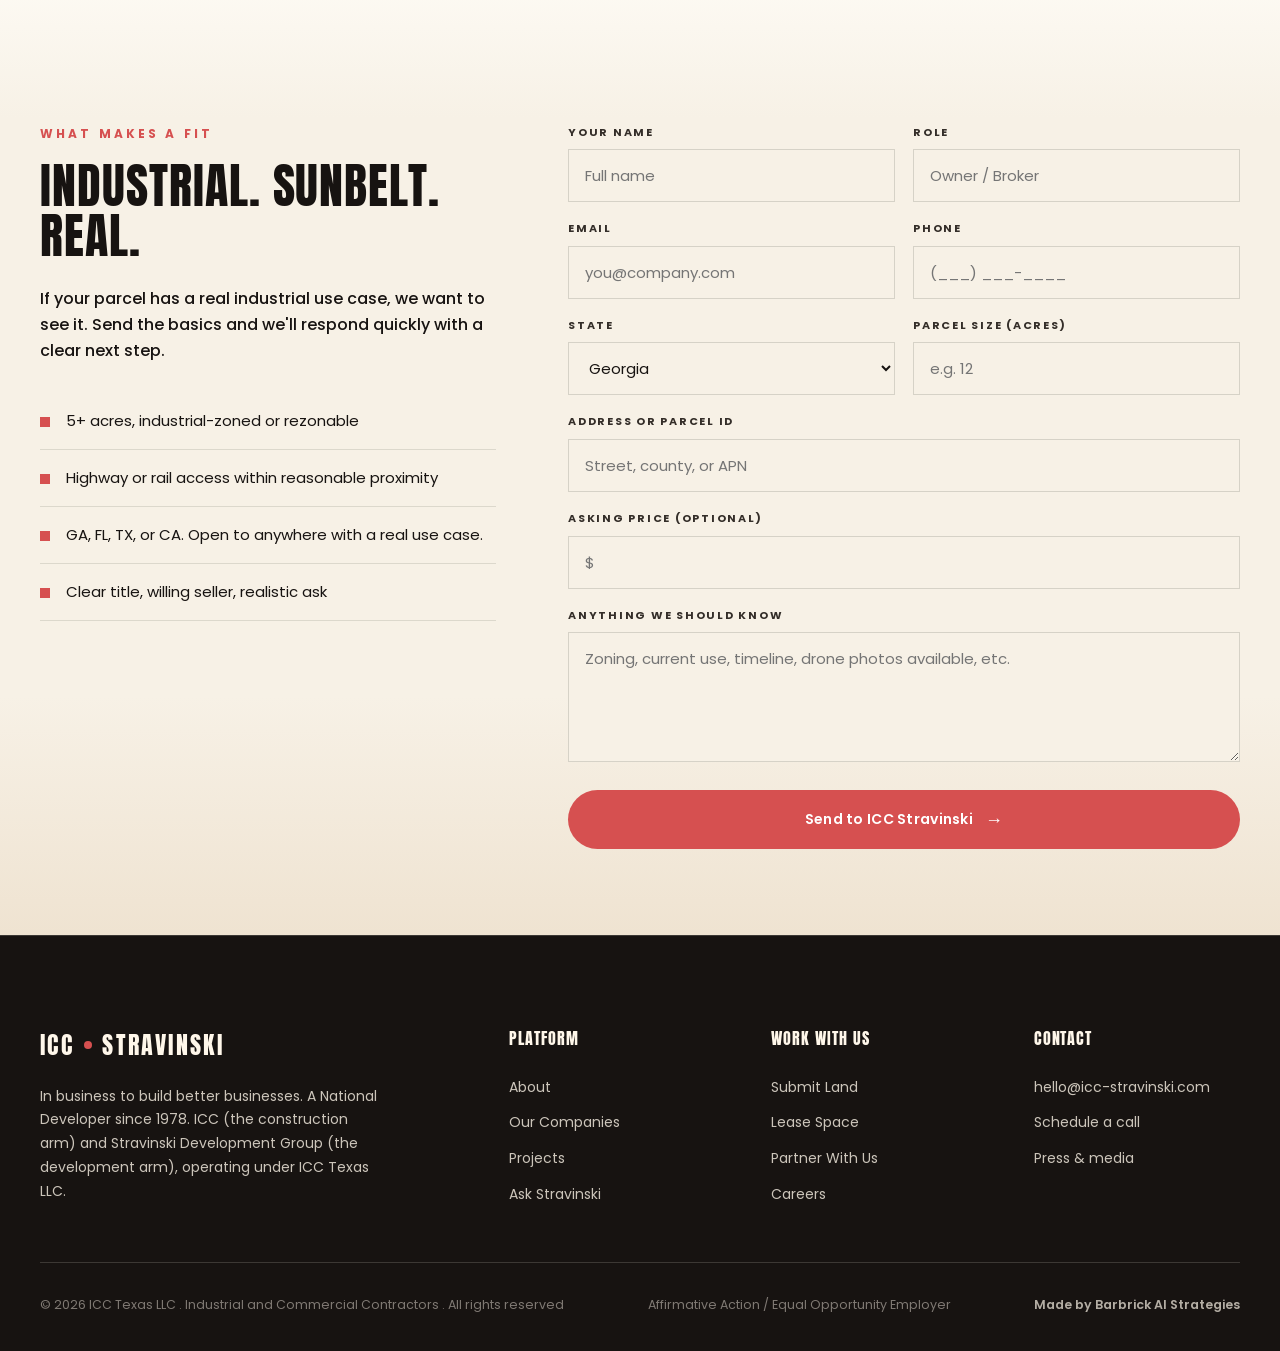
<file: submit-land.html>
<!doctype html>
<html lang="en">
<head>
<meta charset="utf-8">
<meta name="viewport" content="width=device-width, initial-scale=1">
<title>Submit Land . ICC Stravinski</title>
<link rel="icon" href="assets/icc/icc-logo.png">
<link rel="preconnect" href="https://fonts.googleapis.com">
<link rel="preconnect" href="https://fonts.gstatic.com" crossorigin>
<link href="https://fonts.googleapis.com/css2?family=Anton&family=Lora:ital,wght@0,400;0,500;1,400&family=Poppins:wght@400;500;600;700&display=swap" rel="stylesheet">
<link rel="stylesheet" href="styles.css">
</head>
<body>

<nav class="top">
  <div class="inner">
    <a href="index.html" class="logo">ICC<span class="accent-dot"></span>Stravinski</a>
    <ul>
      <li><a href="index.html" class="navbtn">Home</a></li>
      <li><a href="about.html" class="navbtn">About</a></li>
      <li><a href="companies.html" class="navbtn">Companies</a></li>
      <li><a href="projects.html" class="navbtn">Projects</a></li>
      <li><a href="ask-stravinski.html" class="navbtn">Ask AI</a></li>
      <li><a href="submit-land.html" class="navbtn active">Submit Land</a></li>
      <li><a href="contact.html" class="navbtn cta">Let's Build</a></li>
    </ul>
  </div>
</nav>

<header class="page-header page-header-estimator">
  <div class="container">
    <div class="eyebrow">For Landowners &amp; Brokers</div>
    <h1>Get an estimate. Submit a parcel.</h1>
    <p class="lede">Have land in Georgia, Florida, Texas, or California you think we'd want to look at? Get an instant range estimate from our AI, then send the full details. Strong submissions route to a partner within 24 hours.</p>
  </div>
</header>

<!-- INSTANT ESTIMATE (Phase 2 AI bot teaser) -->
<section class="estimator">
  <div class="container">
    <div class="head">
      <div>
        <div class="eyebrow">Instant AI Estimate</div>
        <h2><span class="headline-line">Know what your land is worth</span><span class="accent">In 30 seconds.</span></h2>
        <p class="lede">Tell us the state, acreage, and zoning. Our AI checks comparable industrial sales, infrastructure proximity, and current market demand. You get a range, fast, with no broker chain.</p>
      </div>
      <div style="text-align: right;">
        <span class="phase-badge">Phase 2 . Coming Soon</span>
      </div>
    </div>

    <div class="estimate-tool">
      <label>State
        <select id="estState">
          <option value="GA">Georgia</option>
          <option value="FL">Florida</option>
          <option value="TX">Texas</option>
          <option value="CA">California</option>
        </select>
      </label>
      <label>Parcel Size (acres)
        <input type="number" id="estAcres" placeholder="e.g. 14" min="1">
      </label>
      <label>Zoning
        <select id="estZoning">
          <option value="industrial">Industrial</option>
          <option value="rezonable">Rezonable to industrial</option>
          <option value="commercial">Commercial</option>
          <option value="agricultural">Agricultural</option>
          <option value="residential">Residential</option>
        </select>
      </label>
      <button onclick="runEstimate()">Get Estimate</button>
    </div>

    <div class="result" id="estResult">
      <div class="row">
        <div>
          <div class="stat-label">Estimated Range</div>
          <div class="stat-value" id="estRange">$0 . $0</div>
        </div>
        <div>
          <div class="stat-label">Per Acre Mid</div>
          <div class="stat-value" id="estPerAcre">$0</div>
        </div>
        <div>
          <div class="stat-label">Confidence</div>
          <div class="stat-value" id="estConfidence">.</div>
        </div>
      </div>
      <p id="estNote">This is a mockup. The live AI estimator will pull live comps and apply ICC's internal underwriting model. For now, submit the full form below and a partner will give you a real number within 24 hours.</p>
      <div class="next">
        <a href="#submit-form">Continue to full submission →</a>
      </div>
    </div>
  </div>
</section>

<section class="section section-tan" id="submit-form">
  <div class="container">
    <div class="submit-grid">
      <div class="submit-side">
        <div class="why-label">What Makes a Fit</div>
        <h3>Industrial. Sunbelt. Real.</h3>
        <p>If your parcel has a real industrial use case, we want to see it. Send the basics and we'll respond quickly with a clear next step.</p>
        <ul>
          <li>5+ acres, industrial-zoned or rezonable</li>
          <li>Highway or rail access within reasonable proximity</li>
          <li>GA, FL, TX, or CA. Open to anywhere with a real use case.</li>
          <li>Clear title, willing seller, realistic ask</li>
        </ul>
      </div>
      <form class="submit-form" onsubmit="event.preventDefault(); document.getElementById('thanks').style.display='block'; this.style.display='none';">
        <label class="half">Your Name
          <input type="text" placeholder="Full name" required>
        </label>
        <label class="half">Role
          <input type="text" placeholder="Owner / Broker">
        </label>
        <label class="half">Email
          <input type="email" placeholder="you@company.com" required>
        </label>
        <label class="half">Phone
          <input type="tel" placeholder="(___) ___-____">
        </label>
        <label class="half">State
          <select>
            <option>Georgia</option>
            <option>Florida</option>
            <option>Texas</option>
            <option>California</option>
            <option>Other</option>
          </select>
        </label>
        <label class="half">Parcel Size (acres)
          <input type="text" placeholder="e.g. 12">
        </label>
        <label>Address or Parcel ID
          <input type="text" placeholder="Street, county, or APN">
        </label>
        <label>Asking Price (optional)
          <input type="text" placeholder="$">
        </label>
        <label>Anything we should know
          <textarea placeholder="Zoning, current use, timeline, drone photos available, etc."></textarea>
        </label>
        <button type="submit" class="btn btn-primary">Send to ICC Stravinski <span class="arrow">→</span></button>
      </form>
      <div id="thanks" style="display:none; grid-column: 2; background: var(--paper); border: 1px solid var(--brand); padding: 44px;">
        <div style="font-size: 11px; letter-spacing: 0.2em; text-transform: uppercase; color: var(--brand); font-weight: 700; margin-bottom: 14px;">Submission Received</div>
        <h3 style="font-family: 'Anton', sans-serif; font-size: 36px; margin-bottom: 14px; text-transform: uppercase; letter-spacing: 0.02em;">Thanks. We'll Be in Touch.</h3>
        <p style="color: var(--slate); line-height: 1.65;">A partner will review your parcel within 24 hours. If it looks like a fit, you'll hear from us directly. In the meantime, <a href="projects.html" style="color: var(--brand); font-weight: 700;">see our work</a> or <a href="contact.html" style="color: var(--brand); font-weight: 700;">reach the team</a>.</p>
      </div>
    </div>
  </div>
</section>

<!-- FOOTER -->
<footer>
  <div class="container">
    <div class="foot-grid">
      <div class="foot-brand">
        <a href="index.html" class="logo">ICC<span class="accent-dot"></span>Stravinski</a>
        <p>In business to build better businesses. A National Developer since 1978. ICC (the construction arm) and Stravinski Development Group (the development arm), operating under ICC Texas LLC.</p>
      </div>
      <div class="foot-col">
        <h5>Platform</h5>
        <ul>
            <li><a href="about.html">About</a></li>
            <li><a href="companies.html">Our Companies</a></li>
            <li><a href="projects.html">Projects</a></li>
            <li><a href="ask-stravinski.html">Ask Stravinski</a></li>
        </ul>
      </div>
      <div class="foot-col">
        <h5>Work With Us</h5>
        <ul>
          <li><a href="submit-land.html">Submit Land</a></li>
          <li><a href="contact.html">Lease Space</a></li>
          <li><a href="contact.html">Partner With Us</a></li>
          <li><a href="contact.html">Careers</a></li>
        </ul>
      </div>
      <div class="foot-col">
        <h5>Contact</h5>
        <ul>
          <li><a href="mailto:hello@icc-stravinski.com?subject=Website%20Inquiry">hello@icc-stravinski.com</a></li>
          <li><a href="contact.html">Schedule a call</a></li>
          <li><a href="contact.html">Press &amp; media</a></li>
        </ul>
      </div>
    </div>
    <div class="foot-bottom">
      <span>© 2026 ICC Texas LLC . Industrial and Commercial Contractors . All rights reserved</span>
      <span>Affirmative Action / Equal Opportunity Employer</span>
      <span class="site-credit">Made by Barbrick AI Strategies</span>
    </div>
  </div>
</footer>

<script>
  // Mockup AI estimator. Real version would call our trained model with
  // live comps, zoning data, infrastructure proximity, and ICC's internal book.
  function runEstimate() {
    const state = document.getElementById('estState').value;
    const acres = parseFloat(document.getElementById('estAcres').value) || 0;
    const zoning = document.getElementById('estZoning').value;
    if (acres < 1) { alert('Enter a parcel size (acres).'); return; }

    // Stub per-acre base rates by state. Replace with real comps later.
    const base = { GA: 95000, FL: 110000, TX: 85000, CA: 175000 }[state];
    const zMult = { industrial: 1.0, rezonable: 0.7, commercial: 0.85, agricultural: 0.35, residential: 0.55 }[zoning];
    const sizeAdj = acres > 25 ? 0.92 : acres < 5 ? 1.05 : 1.0;
    const mid = Math.round(base * zMult * sizeAdj * acres);
    const low = Math.round(mid * 0.78);
    const high = Math.round(mid * 1.22);
    const perAcre = Math.round(mid / acres);
    const conf = zoning === 'industrial' && acres >= 5 ? 'High' : zoning === 'rezonable' ? 'Medium' : 'Indicative';

    const fmt = n => '$' + n.toLocaleString();
    document.getElementById('estRange').textContent = fmt(low) + ' . ' + fmt(high);
    document.getElementById('estPerAcre').textContent = fmt(perAcre) + ' / acre';
    document.getElementById('estConfidence').textContent = conf;
    document.getElementById('estResult').classList.add('show');
  }

</script>
</body>
</html>
</file>
<file: styles.css>
/* ============================================================
   ICC STRAVINSKI . Grand Construction direction
   Brighter ICC palette: ivory, red, black, and warm neutral accents
   ============================================================ */

:root {
  --ivory: #F7F1E6;
  --paper: #FFFDF8;
  --paper-warm: #EFE3D1;
  --ink: #171311;
  --slate: #504943;
  --slate-soft: #342E29;
  --copy-strong: #171311;
  --rule: rgba(23, 19, 17, 0.14);
  --rule-light: rgba(23, 19, 17, 0.08);
  --cream: #F7F1E6;
  --cream-2: #E8DFC8;
  --olive: #F7F1E6;
  --olive-2: #FFFDF8;
  --olive-deep: #171311;
  --tan: #B89872;
  --tan-deep: #8E6E4B;
  --tan-soft: #EFE3D1;
  --brand: #D65050;
  --brand-deep: #B63C3E;
}

* { box-sizing: border-box; margin: 0; padding: 0; }
html { scroll-behavior: smooth; }
body {
  font-family: 'Poppins', -apple-system, BlinkMacSystemFont, sans-serif;
  color: var(--ink);
  background: var(--ivory);
  line-height: 1.6;
  font-size: 16px;
  font-weight: 400;
  -webkit-font-smoothing: antialiased;
}

.display, h1, h2, .h-display {
  font-family: 'Anton', 'Oswald', 'Arial Narrow', sans-serif;
  font-weight: 400;
  letter-spacing: 0.02em;
  line-height: 0.95;
  text-transform: uppercase;
  color: var(--cream);
}

h3, h4 {
  font-family: 'Poppins', sans-serif;
  font-weight: 700;
  letter-spacing: 0;
  line-height: 1.2;
  color: var(--cream);
}

a { color: inherit; }
img { max-width: 100%; display: block; }
.container { max-width: 1280px; margin: 0 auto; padding: 0 40px; }

/* ---------- NAV ---------- */
nav.top {
  position: sticky; top: 0; z-index: 50;
  background: rgba(247, 241, 230, 0.96);
  backdrop-filter: blur(14px);
  -webkit-backdrop-filter: blur(14px);
  border-bottom: 0;
}
nav.top .inner {
  display: flex; align-items: center; justify-content: space-between;
  padding: 22px 40px;
  max-width: 1440px; margin: 0 auto;
  gap: 24px;
}
nav.top .logo {
  color: var(--ink);
}
.logo {
  font-family: 'Anton', sans-serif;
  font-weight: 400;
  letter-spacing: 0.1em;
  font-size: 24px;
  color: var(--cream);
  text-decoration: none;
  display: inline-flex; align-items: center; gap: 8px;
  flex-shrink: 0;
  text-transform: uppercase;
}
.logo .accent-dot {
  display: inline-block;
  width: 8px; height: 8px;
  background: var(--brand);
  border-radius: 50%;
  margin: 0 2px;
}
nav.top ul {
  list-style: none; display: flex; gap: 4px; align-items: center;
  flex-wrap: wrap;
}
nav.top ul a.navbtn {
  color: var(--ink);
  text-decoration: none;
  font-size: 14px;
  font-weight: 500;
  letter-spacing: 0;
  padding: 10px 18px;
  border-radius: 50px;
  border: 1.5px solid transparent;
  transition: all .2s ease;
}
nav.top ul a.navbtn:hover { color: var(--brand); }
nav.top ul a.navbtn.active {
  background: var(--ink);
  color: var(--ivory);
}
nav.top ul a.navbtn.cta {
  border-color: var(--ink);
  font-weight: 600;
  padding: 10px 22px;
}
nav.top ul a.navbtn.cta:hover {
  background: var(--brand);
  border-color: var(--brand);
  color: #fff;
}
nav.top ul a.navbtn.cta.active {
  background: var(--brand);
  color: #fff;
  border-color: var(--brand);
}

/* ---------- BUTTONS ---------- */
.btn {
  display: inline-flex; align-items: center; gap: 12px;
  padding: 16px 32px;
  font-family: 'Poppins', sans-serif;
  font-size: 14px; font-weight: 600; letter-spacing: 0.02em;
  text-decoration: none; cursor: pointer; border: none;
  transition: all .2s ease;
  border-radius: 50px;
}
.btn-primary { background: var(--brand); color: #fff; }
.btn-primary:hover { background: var(--brand-deep); transform: translateY(-1px); }
.btn-land {
  background: var(--brand);
  color: #fff;
  border: 1.5px solid var(--brand);
  box-shadow: 0 18px 38px rgba(214, 80, 80, 0.32);
}
.btn-land:hover {
  background: var(--brand-deep);
  border-color: var(--brand-deep);
  color: #fff;
  transform: translateY(-1px);
}
.btn-outline-light {
  background: transparent; color: var(--cream);
  border: 1.5px solid var(--cream);
}
.btn-outline-light:hover { background: var(--cream); color: var(--olive); }
.btn-outline-dark {
  background: transparent; color: var(--ink);
  border: 1.5px solid var(--ink);
}
.btn-outline-dark:hover { background: var(--ink); color: var(--ivory); }
.btn-tan { background: var(--tan); color: var(--olive); }
.btn-tan:hover { background: var(--tan-deep); color: var(--cream); }
.btn-white { background: #fff7ea; color: var(--ink); }
.btn-white:hover { background: #fff; color: var(--brand); transform: translateY(-1px); }
.btn .arrow { transition: transform .2s ease; font-size: 18px; }
.btn:hover .arrow { transform: translateX(4px); }

/* ---------- HERO (Grand-style: full-bleed photo, centered content) ---------- */
.hero {
  position: relative;
  min-height: 100vh;
  display: flex; align-items: center; justify-content: center;
  overflow: hidden;
  background-color: var(--ink);
  text-align: center;
  margin-bottom: -1px;
}
.hero::before {
  content: ""; position: absolute; inset: 0;
  background-color: #231B18;
  background-image:
    linear-gradient(180deg, rgba(23,19,17,0.22) 0%, rgba(23,19,17,0.17) 44%, rgba(23,19,17,0.44) 72%, rgba(247,241,230,0.92) 100%),
    url('assets/icc/Header_4.jpg');
  background-position: center 46%;
  background-size: cover;
  background-repeat: no-repeat;
  filter: brightness(1.12) contrast(1.02);
  z-index: 1;
}
.hero .container {
  position: relative; z-index: 2;
  padding-top: 60px; padding-bottom: 60px;
  display: flex; flex-direction: column; align-items: center;
}
.hero .eyebrow {
  display: inline-flex; align-items: center; gap: 14px;
  font-size: 12px; letter-spacing: 0.26em; text-transform: uppercase;
  color: var(--tan); font-weight: 600;
  margin-bottom: 32px;
}
.hero .eyebrow::before { content: ""; width: 40px; height: 2px; background: var(--tan); }
.hero h1 {
  font-size: clamp(56px, 10vw, 156px);
  color: #fff7ea;
  max-width: 22ch;
  margin: 0 auto 36px;
  line-height: 0.9;
  text-align: center;
}
.hero h1 .accent { color: #f2dfc4; }
.hero p.lede {
  font-size: 19px;
  color: #fff7ea;
  margin: 0 auto 48px;
  max-width: 62ch;
  line-height: 1.7;
  text-align: center;
}
.hero .actions {
  display: flex; gap: 18px; flex-wrap: wrap;
  justify-content: center;
}
.hero .photo-tag {
  position: absolute; right: 40px; bottom: 32px; z-index: 3;
  color: rgba(255,247,234,0.75);
  font-size: 11px; letter-spacing: 0.18em; text-transform: uppercase;
}
.hero-with-photo::before {
  background:
    linear-gradient(180deg, rgba(31,33,20,0.55) 0%, rgba(31,33,20,0.30) 50%, rgba(31,33,20,0.55) 100%),
    url('https://images.unsplash.com/photo-1565008447742-97f6f38c985c?w=2000&q=85&auto=format&fit=crop') center/cover;
}
/* ---------- MEDIA PLACEHOLDERS (photo/video swap slots) ---------- */
.media-slot {
  position: relative;
  background: var(--olive-2);
  border: 2px dashed rgba(192,164,125,0.45);
  display: flex; flex-direction: column;
  align-items: center; justify-content: center;
  text-align: center;
  overflow: hidden;
  transition: all .2s ease;
}
.media-slot:hover { border-color: var(--tan); }
.media-slot::before {
  content: ""; position: absolute; inset: 0;
  background:
    repeating-linear-gradient(45deg, rgba(192,164,125,0.03) 0 18px, rgba(192,164,125,0.07) 18px 36px);
}
.media-slot .slot-label {
  position: relative; z-index: 2;
  font-family: 'Anton', sans-serif;
  font-size: 18px; letter-spacing: 0.18em; text-transform: uppercase;
  color: var(--tan); margin-top: 14px;
}
.media-slot .slot-sub {
  position: relative; z-index: 2;
  font-size: 12px; letter-spacing: 0.14em; text-transform: uppercase;
  color: var(--cream-2); opacity: 0.6; margin-top: 8px;
  font-weight: 500;
}
.media-slot .slot-icon {
  position: relative; z-index: 2;
  width: 64px; height: 64px;
  border: 2px solid var(--tan);
  border-radius: 50%;
  display: flex; align-items: center; justify-content: center;
}
.media-slot .slot-icon svg {
  width: 28px; height: 28px;
  fill: var(--tan); stroke: var(--tan);
}
.media-slot.video .slot-icon { background: var(--brand); border-color: var(--brand); }
.media-slot.video .slot-icon svg { fill: #fff; stroke: #fff; }
.media-slot.aspect-16x9 { aspect-ratio: 16/9; }
.media-slot.aspect-4x3 { aspect-ratio: 4/3; }
.media-slot.aspect-4x5 { aspect-ratio: 4/5; }
.media-slot.full-bleed {
  position: absolute; inset: 0;
  border: none; background: var(--olive-deep);
}
.media-slot.full-bleed::before { opacity: 0.35; }

/* legacy class kept for any older references */
.photo-placeholder {
  position: absolute; inset: 0; z-index: 0;
  background:
    repeating-linear-gradient(45deg, rgba(192,164,125,0.04) 0 20px, rgba(192,164,125,0.08) 20px 40px);
  display: flex; align-items: center; justify-content: center;
}
.photo-placeholder span {
  font-family: 'Anton', sans-serif;
  font-size: 14px; letter-spacing: 0.18em; text-transform: uppercase;
  color: var(--tan); opacity: 0.4;
}
@media (max-width: 760px) {
  .hero { min-height: 580px; }
}

/* ---------- PAGE HEADER ---------- */
.page-header {
  background: var(--olive);
  padding: 130px 0 90px;
  border-bottom: 1px solid var(--rule);
  position: relative;
}
.page-header .eyebrow {
  font-size: 12px; letter-spacing: 0.26em; text-transform: uppercase;
  color: var(--tan); font-weight: 600;
  display: inline-flex; align-items: center; gap: 14px;
  margin-bottom: 24px;
}
.page-header .eyebrow::before { content: ""; width: 40px; height: 2px; background: var(--tan); }
.page-header h1 {
  font-size: clamp(52px, 8vw, 110px);
  max-width: 18ch;
  margin-bottom: 28px;
  line-height: 0.92;
  color: var(--cream);
}
.page-header h1 .accent { color: var(--tan); }
.page-header p.lede {
  font-size: 18px;
  color: var(--cream-2);
  max-width: 62ch;
  line-height: 1.65;
}

/* ---------- TRUST STRIP ---------- */
.trust {
  background: var(--olive-deep);
  padding: 50px 0;
  color: var(--cream);
  border-top: 1px solid rgba(192,164,125,0.18);
  border-bottom: 1px solid rgba(192,164,125,0.18);
}
.trust .grid {
  display: grid; grid-template-columns: repeat(4, 1fr);
  gap: 32px; text-align: center;
}
.trust .item .num {
  font-family: 'Anton', sans-serif;
  font-size: 56px; font-weight: 400;
  color: var(--tan);
  line-height: 0.95;
  margin-bottom: 8px;
  letter-spacing: 0.02em;
}
.trust .item .label {
  font-size: 11px; letter-spacing: 0.2em;
  text-transform: uppercase; color: var(--cream-2);
  font-weight: 600;
}
@media (max-width: 760px) { .trust .grid { grid-template-columns: repeat(2, 1fr); gap: 32px; } }

/* ---------- CLIENT MARQUEE ---------- */
.clients {
  background: var(--olive);
  padding: 90px 0;
  border-bottom: 1px solid var(--rule);
}
.clients .label {
  text-align: center;
  font-size: 12px; letter-spacing: 0.26em; text-transform: uppercase;
  color: var(--tan); font-weight: 600;
  margin-bottom: 44px;
}
.client-grid {
  display: grid; grid-template-columns: repeat(7, 1fr);
  gap: 16px; align-items: stretch;
}
.client-name {
  font-family: 'Poppins', sans-serif;
  font-weight: 600;
  font-size: 13.5px;
  color: var(--cream);
  text-align: center;
  letter-spacing: 0.02em;
  padding: 22px 10px;
  border: 1px solid var(--rule);
  background: rgba(192,164,125,0.04);
  line-height: 1.3;
  transition: all .2s ease;
  display: flex; align-items: center; justify-content: center;
  flex-direction: column;
  gap: 8px;
  cursor: pointer;
  appearance: none;
  min-height: 84px;
}
.client-name::after {
  content: "View case study";
  color: var(--brand);
  display: block;
  font-size: 9px;
  font-weight: 800;
  letter-spacing: 0.18em;
  line-height: 1;
  text-transform: uppercase;
  transition: color .2s ease;
}
.client-name:hover {
  border-color: var(--tan);
  background: var(--tan);
  color: var(--olive);
}
.client-name:hover::after {
  color: var(--olive);
}
.client-name:focus-visible {
  outline: 3px solid rgba(214,80,80,0.35);
  outline-offset: 3px;
}
@media (max-width: 1000px) { .client-grid { grid-template-columns: repeat(4, 1fr); } }
@media (max-width: 640px) { .client-grid { grid-template-columns: repeat(2, 1fr); } }

/* ---------- CLIENT CASE STUDY MODAL ---------- */
body.modal-open { overflow: hidden; }
.client-modal {
  position: fixed;
  inset: 0;
  z-index: 200;
  display: none;
  align-items: center;
  justify-content: center;
  padding: 28px;
}
.client-modal.is-open { display: flex; }
.client-modal__backdrop {
  position: absolute;
  inset: 0;
  background: rgba(23,19,17,0.72);
  backdrop-filter: blur(6px);
}
.client-modal__panel {
  position: relative;
  z-index: 2;
  width: min(940px, 100%);
  max-height: min(780px, calc(100vh - 44px));
  overflow: auto;
  background:
    linear-gradient(145deg, rgba(255,253,248,1) 0%, rgba(247,241,230,1) 100%);
  color: var(--ink);
  border: 1px solid rgba(23,19,17,0.12);
  box-shadow: 0 34px 90px rgba(0,0,0,0.34);
  padding: clamp(32px, 5vw, 64px);
}
.client-modal__close {
  position: absolute;
  top: 18px;
  right: 18px;
  width: 44px;
  height: 44px;
  border: 1px solid rgba(23,19,17,0.14);
  background: #fff;
  color: var(--ink);
  font-size: 18px;
  font-weight: 800;
  line-height: 1;
  cursor: pointer;
}
.client-modal__close:hover {
  background: var(--brand);
  color: #fff;
  border-color: var(--brand);
}
.client-modal__label {
  display: inline-flex;
  align-items: center;
  gap: 14px;
  color: var(--brand);
  font-size: 11px;
  letter-spacing: 0.22em;
  text-transform: uppercase;
  font-weight: 700;
  margin-bottom: 20px;
}
.client-modal__label::before {
  content: "";
  width: 40px;
  height: 2px;
  background: var(--brand);
}
.client-modal h3 {
  font-family: 'Anton', sans-serif;
  font-size: clamp(48px, 8vw, 92px);
  color: var(--ink);
  line-height: 0.95;
  text-transform: uppercase;
  letter-spacing: 0.02em;
  margin-bottom: 12px;
}
.client-modal__category {
  color: var(--brand);
  font-size: 12px;
  letter-spacing: 0.16em;
  text-transform: uppercase;
  font-weight: 700;
  margin-bottom: 40px;
}
.client-modal__grid {
  display: grid;
  grid-template-columns: 1fr 1fr;
  gap: 34px;
  margin-bottom: 36px;
}
.client-modal__grid > div {
  background: #fff;
  border: 1px solid rgba(23,19,17,0.10);
  padding: 30px;
}
.client-modal h4 {
  color: var(--ink);
  font-family: 'Anton', sans-serif;
  font-size: 24px;
  line-height: 1;
  text-transform: uppercase;
  letter-spacing: 0.04em;
  margin-bottom: 18px;
}
.client-modal p,
.client-modal blockquote {
  color: var(--slate-soft);
  font-size: 16px;
  line-height: 1.68;
}
.client-modal blockquote {
  border-left: 4px solid var(--brand);
  padding-left: 20px;
  font-family: 'Lora', Georgia, serif;
  font-style: italic;
}
.client-modal__link {
  color: var(--ink);
  text-decoration: none;
  font-weight: 800;
  font-size: 13px;
  letter-spacing: 0.08em;
  text-transform: uppercase;
  border-bottom: 2px solid var(--brand);
  padding-bottom: 4px;
}
.client-modal__link:hover { color: var(--brand); }
@media (max-width: 760px) {
  .client-modal {
    padding: 14px;
    align-items: flex-end;
  }
  .client-modal__panel {
    max-height: calc(100vh - 28px);
    padding: 38px 22px 28px;
  }
  .client-modal__grid {
    grid-template-columns: 1fr;
    gap: 16px;
  }
  .client-modal__grid > div {
    padding: 22px;
  }
}

/* ---------- SECTIONS ---------- */
.section { padding: 130px 0; }
.section-olive { background: var(--olive); }
.section-olive-deep { background: var(--olive-deep); }
.section-tan { background: var(--tan-soft); color: var(--ink); }
.section-paper { background: var(--paper); color: var(--ink); }
.center { text-align: center; }
.section .eyebrow {
  font-size: 12px; letter-spacing: 0.26em; text-transform: uppercase;
  color: var(--tan); font-weight: 600;
  display: inline-flex; align-items: center; gap: 14px;
  margin-bottom: 24px;
}
.section .eyebrow::before { content: ""; width: 40px; height: 2px; background: var(--tan); }
.section-actions,
.page-header .actions {
  display: flex;
  flex-wrap: wrap;
  gap: 14px;
  align-items: center;
  margin-top: 32px;
}
.section-tan .eyebrow,
.section-paper .eyebrow { color: var(--brand); }
.section-tan .eyebrow::before,
.section-paper .eyebrow::before { background: var(--brand); }
.section h2 {
  font-size: clamp(44px, 6.5vw, 96px);
  margin-bottom: 32px;
  max-width: 18ch;
  line-height: 0.92;
  color: var(--cream);
}
.section h2 .accent { color: var(--tan); }
.section-tan h2,
.section-paper h2 { color: var(--ink); }
.section-tan h2 .accent,
.section-paper h2 .accent { color: var(--brand); }
.section.center h2 { margin-left: auto; margin-right: auto; }
.section .lede {
  font-size: 19px; max-width: 60ch;
  color: var(--cream-2);
  line-height: 1.65;
}
.section.center .lede { margin: 0 auto; }
.section-tan .lede,
.section-paper .lede { color: var(--slate-soft); }

/* ---------- FEATURE CARDS (3-up like Grand About) ---------- */
.features-grid {
  display: grid; grid-template-columns: repeat(3, 1fr);
  gap: 40px;
  margin-top: 80px;
}
.feature { text-align: left; }
.feature .icon-square {
  width: 64px; height: 64px;
  background: var(--brand);
  color: #fff;
  border-radius: 8px;
  display: flex; align-items: center; justify-content: center;
  margin-bottom: 28px;
}
.feature .icon-square svg {
  width: 32px; height: 32px;
  stroke: #fff; fill: none; stroke-width: 2;
}
.feature h3 {
  font-family: 'Anton', sans-serif;
  font-size: 32px;
  font-weight: 400;
  letter-spacing: 0.02em;
  line-height: 1.05;
  margin-bottom: 16px;
  text-transform: uppercase;
  color: var(--cream);
}
.section-tan .feature h3,
.section-paper .feature h3 { color: var(--ink); }
.feature p {
  color: var(--cream-2);
  font-size: 15.5px;
  line-height: 1.65;
}
.section-tan .feature p,
.section-paper .feature p { color: var(--slate-soft); }
@media (max-width: 900px) { .features-grid { grid-template-columns: 1fr; gap: 40px; } }

/* ---------- TWO ARMS ---------- */
.arms-grid {
  display: grid; grid-template-columns: 1fr 1fr; gap: 32px;
  margin-top: 64px;
}
.arm-card {
  background: var(--olive-2);
  border: 1px solid var(--rule);
  padding: 56px 48px;
  position: relative;
}
.arm-card::before {
  content: ""; position: absolute; left: 0; top: 0;
  width: 60px; height: 4px; background: var(--brand);
}
.tag-pill {
  display: inline-block;
  background: var(--tan);
  color: var(--olive);
  padding: 8px 16px;
  font-size: 11px; letter-spacing: 0.18em; text-transform: uppercase;
  font-weight: 700;
  margin-bottom: 24px;
}
.section-tan .tag-pill,
.section-paper .tag-pill { background: var(--ink); color: var(--cream); }
.arm-card h3 {
  font-family: 'Anton', sans-serif;
  font-size: 44px; margin-bottom: 18px;
  line-height: 1.05;
  font-weight: 400;
  letter-spacing: 0.02em;
  text-transform: uppercase;
  color: var(--cream);
}
.arm-card .sub {
  font-family: 'Poppins', sans-serif;
  font-style: italic; color: var(--tan);
  font-size: 16px;
  font-weight: 500;
  margin-bottom: 22px;
}
.arm-card p {
  color: var(--cream-2); font-size: 15.5px;
  line-height: 1.7; margin-bottom: 28px;
}
.arm-card ul { list-style: none; }
.arm-card ul li {
  padding: 12px 0; border-bottom: 1px solid rgba(192,164,125,0.18);
  font-size: 14.5px; color: var(--cream);
  display: flex; align-items: center; gap: 14px;
  font-weight: 500;
}
.arm-card ul li::before {
  content: ""; width: 8px; height: 8px;
  background: var(--brand); flex-shrink: 0;
}
.arm-card ul li:last-child { border-bottom: none; }
@media (max-width: 900px) { .arms-grid { grid-template-columns: 1fr; } }

/* ---------- PROCESS STEPS ---------- */
.steps {
  display: grid; grid-template-columns: repeat(4, 1fr);
  gap: 32px;
  margin-top: 80px;
}
.step {
  border-top: 2px solid var(--cream);
  padding-top: 24px;
}
.section-tan .step { border-top-color: var(--ink); }
.step .number {
  font-family: 'Anton', sans-serif;
  font-size: 56px;
  color: var(--brand);
  line-height: 1; margin-bottom: 14px;
  letter-spacing: 0.02em;
}
.step h3 {
  font-family: 'Anton', sans-serif;
  font-size: 24px; font-weight: 400;
  text-transform: uppercase;
  letter-spacing: 0.02em;
  margin-bottom: 12px; line-height: 1.05;
  color: var(--cream);
}
.section-tan .step h3,
.section-paper .step h3 { color: var(--ink); }
.step p {
  color: var(--cream-2);
  font-size: 14.5px; line-height: 1.6;
}
.section-tan .step p,
.section-paper .step p { color: var(--slate-soft); }
@media (max-width: 900px) { .steps { grid-template-columns: repeat(2, 1fr); } }

/* ---------- SMART DESIGN ---------- */
.smart-grid {
  display: grid; grid-template-columns: repeat(5, 1fr);
  gap: 18px; margin-top: 64px;
}
.smart-tile {
  background: rgba(232,223,200,0.05);
  border: 1px solid rgba(192,164,125,0.25);
  padding: 40px 28px 32px;
  text-align: left;
  transition: all .25s ease;
}
.smart-tile:hover {
  border-color: var(--tan);
  background: rgba(192,164,125,0.10);
}
.smart-tile .letter {
  font-family: 'Anton', sans-serif;
  font-size: 76px; font-weight: 400;
  color: var(--brand);
  line-height: 0.9; margin-bottom: 18px;
  letter-spacing: 0.02em;
}
.smart-tile h4 {
  font-family: 'Anton', sans-serif;
  font-size: 20px; font-weight: 400;
  letter-spacing: 0.04em; text-transform: uppercase;
  color: var(--cream);
  margin-bottom: 12px; line-height: 1.1;
}
.smart-tile p {
  font-size: 13.5px; color: var(--cream-2);
  line-height: 1.55;
}
.section-tan .smart-tile,
.section-paper .smart-tile {
  background: rgba(255,255,255,0.5);
  border-color: rgba(45,47,28,0.18);
}
.section-tan .smart-tile h4,
.section-paper .smart-tile h4 { color: var(--ink); }
.section-tan .smart-tile p,
.section-paper .smart-tile p { color: var(--slate-soft); }
@media (max-width: 900px) { .smart-grid { grid-template-columns: repeat(2, 1fr); } }
@media (max-width: 500px) { .smart-grid { grid-template-columns: 1fr; } }

/* Final Ask page readability override. The chat card sits on white, so keep all
   non-user message text in black regardless of earlier dark-section defaults. */
.ask-hero-chat,
.ask-hero-chat .ai-chat-header,
.ask-hero-chat .ai-chat-header span.title,
.ask-hero-chat .ai-chat-header small,
.ask-hero-chat .msg.bot,
.ask-hero-chat .ai-input input {
  color: var(--ink) !important;
  opacity: 1 !important;
}
.ask-hero-chat .msg.bot {
  background: var(--ivory) !important;
  border-left-color: var(--brand) !important;
}
.ask-hero-chat .ai-input input::placeholder {
  color: rgba(23,19,17,0.58) !important;
}

/* ---------- CRAFTSMAN CALLOUT ---------- */
.craftsman {
  background: var(--tan-soft);
  color: var(--ink);
  padding: 140px 0;
  position: relative;
  overflow: hidden;
}
.craftsman .container { position: relative; z-index: 2; }
.craftsman .grid {
  display: grid; grid-template-columns: 1.6fr 1fr; gap: 80px;
  align-items: center;
}
.craftsman .eyebrow {
  color: var(--brand);
  font-size: 12px; letter-spacing: 0.26em; text-transform: uppercase;
  font-weight: 600;
  display: inline-flex; align-items: center; gap: 14px;
  margin-bottom: 28px;
}
.craftsman .eyebrow::before { content: ""; width: 40px; height: 2px; background: var(--brand); }
.craftsman h2 {
  font-family: 'Anton', sans-serif;
  font-size: clamp(50px, 8vw, 120px);
  font-weight: 400;
  letter-spacing: 0.01em;
  color: var(--ink);
  line-height: 0.9;
  margin-bottom: 36px;
  text-transform: uppercase;
}
.craftsman h2 .accent { color: var(--brand); }
.craftsman .body p {
  color: rgba(31,33,20,0.85);
  font-size: 17px; line-height: 1.7;
  margin-bottom: 20px; max-width: 52ch;
}
.craftsman .side {
  border-left: 3px solid var(--brand);
  padding-left: 32px;
}
.craftsman .side .since {
  font-family: 'Anton', sans-serif;
  font-size: 96px; color: var(--brand);
  font-weight: 400; line-height: 0.9; margin-bottom: 12px;
  letter-spacing: 0.02em;
}
.craftsman .side small {
  color: var(--slate-soft); font-size: 13px;
  letter-spacing: 0.18em; text-transform: uppercase;
  font-weight: 600;
}
.craftsman .side .stamp {
  margin-top: 32px; padding-top: 28px;
  border-top: 1px solid rgba(31,33,20,0.15);
  color: rgba(31,33,20,0.7); font-size: 15px;
  line-height: 1.65; font-style: italic;
  font-family: 'Lora', Georgia, serif;
}
.craftsman .side .stamp strong {
  display: block; margin-top: 14px;
  color: var(--ink); font-style: normal; font-family: 'Poppins', sans-serif;
  font-size: 12px; letter-spacing: 0.18em; text-transform: uppercase;
  font-weight: 700;
}
@media (max-width: 900px) {
  .craftsman .grid { grid-template-columns: 1fr; gap: 48px; }
}

/* ---------- AUDIENCE CARDS ---------- */
.audience-grid {
  display: grid; grid-template-columns: repeat(3, 1fr);
  gap: 24px; margin-top: 64px;
}
.audience-card {
  background: var(--olive-2);
  padding: 44px 40px 40px;
  border: 1px solid var(--rule);
  display: flex; flex-direction: column;
  min-height: 380px;
  position: relative;
  transition: all .25s ease;
  text-decoration: none;
  color: var(--cream);
}
.audience-card:hover {
  background: var(--brand);
  border-color: var(--brand);
  transform: translateY(-4px);
}
.audience-card:hover h3,
.audience-card:hover p { color: #fff; }
.audience-card:hover .link-arrow { color: #fff; }
.audience-card:hover .tag-pill { background: #fff; color: var(--brand); }
.audience-card h3 {
  font-family: 'Anton', sans-serif;
  font-size: 32px; margin-bottom: 16px; line-height: 1.05;
  font-weight: 400;
  letter-spacing: 0.02em;
  text-transform: uppercase;
  color: var(--cream);
  transition: color .25s ease;
}
.audience-card p {
  color: var(--cream-2); font-size: 15px; flex-grow: 1; margin-bottom: 32px;
  line-height: 1.65;
  transition: color .25s ease;
}
.link-arrow {
  color: var(--tan); font-weight: 700;
  font-size: 13px; letter-spacing: 0.06em;
  display: inline-flex; align-items: center; gap: 10px;
  text-transform: uppercase;
  transition: color .25s ease;
}
.audience-card .link-arrow .arrow { transition: transform .2s ease; }
.audience-card:hover .arrow { transform: translateX(6px); }
@media (max-width: 900px) { .audience-grid { grid-template-columns: 1fr; } }

/* ---------- COMPANIES ---------- */
.companies-grid {
  display: grid; grid-template-columns: repeat(3, 1fr);
  gap: 24px; margin-top: 64px;
}
.company-card {
  background: var(--olive-2);
  border: 1px solid var(--rule);
  padding: 36px 32px;
  display: flex; flex-direction: column; gap: 16px;
  min-height: 240px;
  transition: all .25s ease;
  position: relative;
}
.company-card:hover {
  background: var(--tan);
  border-color: var(--tan);
}
.company-card:hover .role { color: var(--brand); }
.company-card:hover .name { color: var(--olive); }
.company-card:hover .desc { color: rgba(31,33,20,0.75); }
.company-card:hover .meta { color: var(--olive-deep); border-top-color: rgba(31,33,20,0.18); }
.company-card .role {
  font-size: 11px; letter-spacing: 0.18em; text-transform: uppercase;
  color: var(--tan); font-weight: 700;
  transition: color .25s ease;
}
.company-card .name {
  font-family: 'Anton', sans-serif; font-size: 28px;
  font-weight: 400; color: var(--cream);
  line-height: 1.05;
  text-transform: uppercase;
  letter-spacing: 0.02em;
  transition: color .25s ease;
}
.company-card .desc {
  color: var(--cream-2); font-size: 14.5px; flex-grow: 1;
  line-height: 1.6;
  transition: color .25s ease;
}
.company-card .meta {
  font-size: 11px; color: rgba(232,223,200,0.55);
  border-top: 1px solid rgba(192,164,125,0.18); padding-top: 14px;
  letter-spacing: 0.18em; font-weight: 600;
  text-transform: uppercase;
  transition: all .25s ease;
}
.company-card.feature {
  background: var(--brand); border-color: var(--brand);
}
.company-card.feature .role { color: #FFD9DD; }
.company-card.feature .name { color: #fff; }
.company-card.feature .desc { color: rgba(255,255,255,0.85); }
.company-card.feature .meta { color: rgba(255,255,255,0.55); border-top-color: rgba(255,255,255,0.15); }
.company-card.feature:hover { background: var(--brand-deep); }
.company-card.feature:hover .name { color: #fff; }
.company-card.feature:hover .desc { color: rgba(255,255,255,0.85); }
@media (max-width: 900px) { .companies-grid { grid-template-columns: 1fr; } }

/* ---------- PROJECTS ---------- */
.projects-list { margin-top: 64px; display: flex; flex-direction: column; gap: 80px; }
.project-row {
  display: grid;
  grid-template-columns: 1.4fr 1fr;
  gap: 56px;
  align-items: center;
}
.project-row.flip { grid-template-columns: 1fr 1.4fr; }
.project-row.flip .project-img { order: 2; }
.project-img {
  aspect-ratio: 16/10;
  background: var(--paper-warm);
  background-color: #3D454A;
  position: relative;
  overflow: hidden;
}
.project-img::before {
  content: "";
  position: absolute;
  inset: 0;
  background-image: var(--project-photo);
  background-size: cover;
  background-position: var(--project-position, center);
  filter: saturate(1.12) contrast(1.05) brightness(1.18);
  transform: scale(1.025);
}
.project-img::after {
  content: "";
  position: absolute;
  inset: 0;
  z-index: 1;
  background:
    linear-gradient(180deg, rgba(255,253,248,0.02) 0%, rgba(255,253,248,0) 44%, rgba(23,19,17,0.12) 100%),
    radial-gradient(circle at 18% 18%, rgba(214,80,80,0.13), transparent 42%);
  pointer-events: none;
}
.project-img > * {
  position: relative;
  z-index: 2;
}
.project-img.p1 {
  --project-photo: url('assets/icc/Header_1.jpg');
  --project-position: center 38%;
}
.project-img.p1::before {
  filter: saturate(1.16) contrast(1.06) brightness(1.55);
  transform: scale(1.14);
}
.project-img.p2 {
  --project-photo: url('assets/icc/Hanna_thumb.jpg');
  --project-position: center 42%;
}
.project-img.p3 {
  --project-photo: url('assets/icc/Header_4.jpg');
  --project-position: center 52%;
}
.project-img.p3::before,
.project-img.p4::before {
  filter: saturate(1.16) contrast(1.06) brightness(1.55);
}
.project-img.p4 {
  --project-photo: url('assets/icc/Header_4.jpg');
  --project-position: center 52%;
}
.project-img.p5 {
  --project-photo: url('assets/icc/Dynacraft_thumb.jpg');
  --project-position: center 48%;
}
.project-img.p6 {
  --project-photo: url('assets/icc/5-1.jpg');
  --project-position: center 58%;
}

.project-body h3 {
  font-family: 'Anton', sans-serif;
  font-size: clamp(36px, 4.4vw, 60px);
  font-weight: 400;
  text-transform: uppercase;
  letter-spacing: 0.02em;
  line-height: 0.95;
  margin-bottom: 22px;
  color: var(--cream);
}
.section-tan .project-body h3,
.section-paper .project-body h3 { color: var(--ink); }
.project-tags {
  display: flex; gap: 10px; flex-wrap: wrap;
  margin-bottom: 24px;
}
.project-tag {
  background: transparent;
  border: 1.5px solid var(--cream);
  color: var(--cream);
  padding: 7px 16px;
  font-size: 11px; font-weight: 600;
  letter-spacing: 0.14em; text-transform: uppercase;
}
.section-tan .project-tag,
.section-paper .project-tag { border-color: var(--ink); color: var(--ink); }
.project-body p {
  color: var(--cream-2); font-size: 16px;
  line-height: 1.7; margin-bottom: 28px;
  max-width: 52ch;
}
.section-tan .project-body p,
.section-paper .project-body p { color: var(--slate-soft); }
.project-body .more {
  color: var(--cream);
  font-weight: 700;
  font-size: 13px;
  letter-spacing: 0.06em;
  text-transform: uppercase;
  text-decoration: none;
  border-bottom: 2px solid var(--brand);
  padding-bottom: 4px;
  display: inline-flex; align-items: center; gap: 10px;
}
.section-tan .project-body .more,
.section-paper .project-body .more { color: var(--ink); }
.project-body .more:hover { color: var(--brand); }
@media (max-width: 900px) {
  .project-row, .project-row.flip { grid-template-columns: 1fr; gap: 32px; }
  .project-row.flip .project-img { order: 0; }
}

/* ---------- AI ASSISTANT ---------- */
.ai-grid {
  display: grid; grid-template-columns: 1fr 1.1fr; gap: 64px;
  margin-top: 64px; align-items: start;
}
.ai-feature-list { display: flex; flex-direction: column; gap: 0; }
.ai-feat {
  display: flex; gap: 26px;
  padding: 26px 0;
  border-bottom: 1px solid var(--rule);
}
.section-tan .ai-feat,
.section-paper .ai-feat { border-bottom-color: rgba(31,33,20,0.12); }
.ai-feat .num-tag {
  width: 44px; height: 44px;
  background: var(--brand);
  color: #fff;
  border-radius: 8px;
  display: flex; align-items: center; justify-content: center;
  font-family: 'Anton', sans-serif;
  font-weight: 400;
  font-size: 18px;
  flex-shrink: 0;
  letter-spacing: 0.02em;
}
.ai-feat h4 {
  font-family: 'Anton', sans-serif;
  font-weight: 400;
  font-size: 22px;
  margin-bottom: 8px;
  letter-spacing: 0.02em;
  text-transform: uppercase;
  line-height: 1.1;
  color: var(--cream);
}
.section-tan .ai-feat h4,
.section-paper .ai-feat h4 { color: var(--ink); }
.ai-feat p { color: var(--cream-2); font-size: 14.5px; line-height: 1.6; }
.section-tan .ai-feat p,
.section-paper .ai-feat p { color: var(--slate-soft); }

.ai-chat {
  background: var(--olive-2);
  border: 1px solid var(--rule);
  padding: 32px;
  display: flex; flex-direction: column;
  min-height: 480px;
}
.section-tan .ai-chat,
.section-paper .ai-chat { background: #fff; border-color: rgba(31,33,20,0.12); }
.ai-chat-header {
  display: flex; align-items: center; gap: 12px;
  padding-bottom: 20px;
  border-bottom: 1px solid var(--rule);
  margin-bottom: 24px;
}
.section-tan .ai-chat-header,
.section-paper .ai-chat-header { border-bottom-color: rgba(31,33,20,0.12); }
.ai-chat-header .live {
  width: 10px; height: 10px; border-radius: 50%;
  background: #6FA168;
  box-shadow: 0 0 0 4px rgba(111,161,104,0.18);
}
.ai-chat-header span.title {
  font-family: 'Anton', sans-serif;
  font-size: 17px; font-weight: 400;
  letter-spacing: 0.04em; text-transform: uppercase;
  color: var(--cream);
}
.section-tan .ai-chat-header span.title,
.section-paper .ai-chat-header span.title { color: var(--ink); }
.ai-chat-header small { color: rgba(232,223,200,0.55); font-size: 11px; margin-left: auto; letter-spacing: 0.1em; text-transform: uppercase; }
.section-tan .ai-chat-header small,
.section-paper .ai-chat-header small { color: var(--slate-soft); }
.ai-messages { flex-grow: 1; display: flex; flex-direction: column; gap: 12px; margin-bottom: 18px; }
.msg {
  padding: 14px 18px; font-size: 14.5px; line-height: 1.55;
  max-width: 88%;
}
.msg.user {
  background: var(--brand); color: #fff;
  align-self: flex-end;
}
.msg.bot {
  background: rgba(192,164,125,0.10); color: var(--cream);
  align-self: flex-start;
  border-left: 3px solid var(--tan);
}
.section-tan .msg.bot,
.section-paper .msg.bot { background: var(--ivory); color: var(--ink); border-left-color: var(--brand); }
.ai-input {
  display: flex; gap: 0;
  border-top: 1px solid var(--rule);
  padding-top: 20px;
}
.section-tan .ai-input,
.section-paper .ai-input { border-top-color: rgba(31,33,20,0.12); }
.ai-input input {
  flex-grow: 1; background: rgba(232,223,200,0.05);
  border: 1.5px solid var(--rule);
  color: var(--cream); padding: 14px 16px;
  font-family: 'Poppins', sans-serif; font-size: 14.5px;
  outline: none;
  border-right: none;
}
.section-tan .ai-input input,
.section-paper .ai-input input { background: var(--ivory); color: var(--ink); border-color: rgba(31,33,20,0.18); }
.ai-input input::placeholder { color: rgba(232,223,200,0.5); }
.section-tan .ai-input input::placeholder,
.section-paper .ai-input input::placeholder { color: var(--slate-soft); }
.ai-input input:focus { border-color: var(--tan); }
.ai-input button {
  background: var(--brand); color: #fff; border: none;
  padding: 0 28px; font-weight: 600; cursor: pointer;
  font-family: 'Anton', sans-serif;
  font-size: 14px; letter-spacing: 0.08em;
  text-transform: uppercase;
  transition: background .2s ease;
}
.ai-input button:hover { background: var(--brand-deep); }
@media (max-width: 900px) { .ai-grid { grid-template-columns: 1fr; gap: 40px; } }

/* ---------- INSTANT ESTIMATE ---------- */
.estimator {
  background: var(--olive-deep);
  color: var(--cream);
  padding: 110px 0;
  position: relative;
  overflow: hidden;
}
.estimator::before {
  content: ""; position: absolute; inset: 0;
  background:
    radial-gradient(ellipse at 85% 50%, rgba(230,57,70,0.16) 0%, transparent 55%);
}
.estimator::after {
  content: "";
  position: absolute;
  left: 0;
  right: 0;
  bottom: 0;
  height: 180px;
  z-index: 1;
  background: linear-gradient(180deg, rgba(23,19,17,0) 0%, var(--ivory) 100%);
  pointer-events: none;
}
.estimator .container { position: relative; z-index: 2; }
.estimator .head {
  display: grid; grid-template-columns: 1.5fr 1fr; gap: 48px;
  align-items: center;
  margin-bottom: 56px;
}
.estimator .eyebrow {
  color: var(--tan);
  font-size: 12px; letter-spacing: 0.26em; text-transform: uppercase;
  font-weight: 600; margin-bottom: 18px;
  display: inline-flex; align-items: center; gap: 14px;
}
.estimator .eyebrow::before { content: ""; width: 40px; height: 2px; background: var(--tan); }
.estimator h2 {
  font-family: 'Anton', sans-serif;
  font-size: clamp(40px, 5.5vw, 76px);
  color: var(--cream); line-height: 0.95;
  font-weight: 400; letter-spacing: 0.02em;
  text-transform: uppercase; margin-bottom: 18px;
}
.estimator h2 .accent { color: var(--brand); }
.estimator p.lede { color: var(--cream-2); font-size: 17px; max-width: 50ch; line-height: 1.65; }
.estimator .phase-badge {
  display: inline-block;
  background: rgba(192, 164, 125, 0.18);
  border: 1px solid var(--tan);
  color: var(--tan);
  padding: 8px 16px;
  font-size: 11px; font-weight: 700;
  letter-spacing: 0.18em; text-transform: uppercase;
}
.estimator .estimate-tool {
  background: rgba(232,223,200,0.04);
  border: 1px solid rgba(192,164,125,0.25);
  padding: 36px;
  display: grid; grid-template-columns: 1fr 1fr 1fr auto; gap: 16px;
  align-items: end;
}
.estimator .estimate-tool label {
  display: flex; flex-direction: column; gap: 8px;
  font-size: 11px; letter-spacing: 0.18em; text-transform: uppercase;
  color: var(--tan); font-weight: 700;
}
.estimator .estimate-tool input,
.estimator .estimate-tool select {
  font-family: 'Poppins', sans-serif; font-size: 15px;
  padding: 14px 16px; border: 1.5px solid rgba(192,164,125,0.25);
  background: rgba(232,223,200,0.04);
  color: var(--cream);
  outline: none;
  text-transform: none; letter-spacing: 0;
  font-weight: 400;
}
.estimator .estimate-tool input:focus,
.estimator .estimate-tool select:focus { border-color: var(--tan); }
.estimator .estimate-tool button {
  background: var(--brand); color: #fff;
  border: none; padding: 14px 28px; cursor: pointer;
  font-family: 'Anton', sans-serif; font-size: 16px;
  letter-spacing: 0.08em; text-transform: uppercase;
  transition: background .2s ease;
}
.estimator .estimate-tool button:hover { background: var(--brand-deep); }
.estimator .result {
  margin-top: 24px;
  background: rgba(192, 164, 125, 0.08);
  border-left: 4px solid var(--tan);
  padding: 28px 32px;
  display: none;
}
.estimator .result.show { display: block; }
.estimator .result .row {
  display: grid; grid-template-columns: 1fr 1fr 1fr; gap: 32px;
  margin-bottom: 18px;
}
.estimator .result .stat-label {
  font-size: 10px; letter-spacing: 0.2em; text-transform: uppercase;
  color: var(--tan); font-weight: 700; margin-bottom: 6px;
}
.estimator .result .stat-value {
  font-family: 'Anton', sans-serif;
  font-size: 32px; color: var(--cream);
  letter-spacing: 0.02em; line-height: 1;
}
.estimator .result p {
  color: var(--cream-2); font-size: 13.5px; line-height: 1.6;
  margin-top: 12px;
}
.estimator .result .next {
  margin-top: 20px; padding-top: 16px;
  border-top: 1px solid rgba(192,164,125,0.18);
}
.estimator .result .next a {
  color: var(--brand); font-weight: 700;
  font-size: 13px; letter-spacing: 0.06em;
  text-decoration: none; text-transform: uppercase;
}
.estimator .result .next a:hover { text-decoration: underline; }
@media (max-width: 900px) {
  .estimator .head { grid-template-columns: 1fr; gap: 28px; }
  .estimator .estimate-tool { grid-template-columns: 1fr; }
  .estimator .result .row { grid-template-columns: 1fr; gap: 16px; }
}

/* ---------- SUBMIT LAND FORM ---------- */
.submit-grid {
  display: grid; grid-template-columns: 5fr 6fr; gap: 72px;
  margin-top: 56px; align-items: start;
}
.submit-side .why-label {
  font-size: 12px; letter-spacing: 0.26em; text-transform: uppercase;
  color: var(--brand); font-weight: 700; margin-bottom: 18px;
}
.submit-side h3 {
  font-family: 'Anton', sans-serif;
  font-size: 48px; margin-bottom: 24px;
  line-height: 1.05;
  font-weight: 400;
  letter-spacing: 0.02em;
  text-transform: uppercase;
  color: var(--ink);
}
.submit-side p { color: var(--slate-soft); margin-bottom: 28px; font-size: 16px; line-height: 1.65; }
.submit-side ul { list-style: none; }
.submit-side ul li {
  padding: 16px 0; border-bottom: 1px solid rgba(31,33,20,0.12);
  font-size: 15px; color: var(--ink);
  display: flex; align-items: flex-start; gap: 16px;
}
.submit-side ul li::before {
  content: ""; width: 10px; height: 10px;
  background: var(--brand);
  margin-top: 8px; flex-shrink: 0;
}
.submit-form {
  background: transparent;
  padding: 0;
  border: 0;
  display: grid; grid-template-columns: 1fr 1fr; gap: 18px;
}
.submit-form label {
  grid-column: span 2;
  display: flex; flex-direction: column; gap: 8px;
  font-size: 11px; letter-spacing: 0.16em; text-transform: uppercase;
  color: var(--slate-soft); font-weight: 700;
}
.submit-form label.half { grid-column: span 1; }
.submit-form input, .submit-form select, .submit-form textarea {
  font-family: 'Poppins', sans-serif; font-size: 15px;
  padding: 14px 16px; border: 1.5px solid rgba(31,33,20,0.15);
  background: var(--ivory);
  color: var(--ink);
  border-radius: 0;
  outline: none;
  transition: border-color .2s ease, background .2s ease;
  text-transform: none; letter-spacing: 0;
  font-weight: 400;
}
.submit-form input:focus, .submit-form select:focus, .submit-form textarea:focus {
  border-color: var(--ink); background: #fff;
}
.submit-form textarea { min-height: 130px; resize: vertical; }
.submit-form button {
  grid-column: span 2;
  margin-top: 10px; justify-content: center; width: 100%;
}
@media (max-width: 900px) {
  .submit-grid { grid-template-columns: 1fr; gap: 48px; }
}

/* ---------- TEAM ---------- */
.team-grid {
  display: grid; grid-template-columns: 1fr 1.2fr; gap: 72px;
  align-items: center;
  margin-top: 56px;
}
.team-quote {
  font-family: 'Lora', serif;
  font-size: 28px; font-weight: 400; font-style: italic;
  line-height: 1.4; color: var(--cream);
  border-left: 3px solid var(--brand);
  padding-left: 32px;
}
.section-tan .team-quote,
.section-paper .team-quote { color: var(--ink); }
.team-quote small {
  display: block; margin-top: 28px;
  font-family: 'Poppins', sans-serif; font-style: normal;
  font-size: 12px; letter-spacing: 0.18em; text-transform: uppercase;
  color: var(--tan); font-weight: 700;
}
.section-tan .team-quote small,
.section-paper .team-quote small { color: var(--slate-soft); }
.team-stats {
  display: grid; grid-template-columns: 1fr 1fr; gap: 18px;
}
.team-stat {
  background: var(--olive-2);
  border: 1px solid var(--rule);
  padding: 32px 28px;
}
.section-tan .team-stat,
.section-paper .team-stat { background: #fff; border-color: rgba(31,33,20,0.12); }
.team-stat .num {
  font-family: 'Anton', sans-serif; font-size: 64px; color: var(--brand);
  line-height: 0.9; margin-bottom: 12px; font-weight: 400;
  letter-spacing: 0.02em;
}
.team-stat .label {
  font-size: 14px; color: var(--cream-2); line-height: 1.55;
}
.section-tan .team-stat .label,
.section-paper .team-stat .label { color: var(--slate-soft); }
@media (max-width: 900px) {
  .team-grid { grid-template-columns: 1fr; gap: 48px; }
}

/* ---------- CONTACT INFO ---------- */
.contact-grid {
  display: grid; grid-template-columns: 1fr 1fr; gap: 72px;
  margin-top: 56px; align-items: start;
}
.contact-info { display: flex; flex-direction: column; gap: 24px; }
.contact-block {
  background: #fff;
  border: 1px solid rgba(31,33,20,0.12);
  padding: 32px;
}
.contact-block[href] {
  display: block;
  color: inherit;
  text-decoration: none;
  transition: border-color .2s ease, box-shadow .2s ease, transform .2s ease;
}
.contact-block[href]:hover {
  border-color: rgba(214,80,80,0.5);
  box-shadow: 0 18px 40px rgba(23,19,17,0.08);
  transform: translateY(-2px);
}
.contact-block .label {
  font-size: 11px; letter-spacing: 0.2em; text-transform: uppercase;
  color: var(--brand); font-weight: 700; margin-bottom: 12px;
}
.contact-block h4 {
  font-family: 'Anton', sans-serif;
  font-size: 24px; font-weight: 400; margin-bottom: 10px;
  letter-spacing: 0.02em;
  text-transform: uppercase;
  line-height: 1.1;
  color: var(--ink);
}
.contact-block p { color: var(--slate-soft); font-size: 15px; line-height: 1.65; }
.contact-block a { color: var(--brand); text-decoration: none; font-weight: 600; }
.contact-block a:hover { text-decoration: underline; }
.contact-block .email-link {
  color: var(--brand);
  font-weight: 700;
  text-decoration: underline;
  text-underline-offset: 4px;
}
@media (max-width: 900px) {
  .contact-grid { grid-template-columns: 1fr; gap: 48px; }
}

/* ---------- CTA STRIP ---------- */
.cta-strip {
  background: var(--olive-deep);
  color: var(--cream);
  padding: 130px 0;
  position: relative;
  overflow: hidden;
}
.cta-strip::before {
  content: ""; position: absolute; inset: 0;
  background:
    linear-gradient(105deg, rgba(31,33,20,0.85) 0%, rgba(31,33,20,0.55) 100%),
    url('https://images.unsplash.com/photo-1601598851547-4302969d0614?w=2000&q=80&auto=format&fit=crop') center/cover;
  opacity: 0.5;
}
.cta-strip .container {
  display: grid; grid-template-columns: 1.6fr 1fr;
  align-items: center; gap: 40px;
  position: relative; z-index: 2;
}
.cta-strip h3 {
  font-family: 'Anton', sans-serif;
  font-size: clamp(40px, 6vw, 92px);
  color: var(--cream);
  line-height: 0.95;
  font-weight: 400;
  letter-spacing: 0.02em;
  text-transform: uppercase;
  margin-bottom: 18px;
}
.cta-strip h3 .accent { color: var(--tan); }
.cta-strip p { color: var(--cream-2); font-size: 17px; max-width: 50ch; line-height: 1.65; }
.cta-strip .right { text-align: right; }
@media (max-width: 900px) {
  .cta-strip .container { grid-template-columns: 1fr; }
  .cta-strip .right { text-align: left; }
}

/* ---------- FOOTER ---------- */
footer {
  background: var(--olive-deep);
  color: var(--cream-2);
  padding: 90px 0 36px;
  border-top: 1px solid rgba(192,164,125,0.15);
}
.foot-grid {
  display: grid; grid-template-columns: 2fr 1fr 1fr 1fr;
  gap: 56px;
  margin-bottom: 56px;
}
.foot-brand .logo { color: var(--cream); margin-bottom: 20px; display: inline-flex; }
.foot-brand p { font-size: 14px; max-width: 38ch; line-height: 1.7; color: var(--cream-2); }
.foot-col h5 {
  font-family: 'Anton', sans-serif; font-size: 16px;
  letter-spacing: 0.06em; text-transform: uppercase;
  color: var(--cream); font-weight: 400;
  margin-bottom: 22px;
}
.foot-col ul { list-style: none; display: flex; flex-direction: column; gap: 10px; }
.foot-col ul a {
  color: var(--cream-2); text-decoration: none; font-size: 14px;
  transition: color .2s ease;
}
.foot-col ul a:hover { color: var(--tan); }
.foot-bottom {
  border-top: 1px solid rgba(192,164,125,0.15);
  padding-top: 32px;
  display: flex; justify-content: space-between; align-items: center;
  font-size: 12.5px; color: rgba(232,223,200,0.45);
  flex-wrap: wrap; gap: 16px;
}
@media (max-width: 900px) {
  .foot-grid { grid-template-columns: 1fr 1fr; gap: 36px; }
}
@media (max-width: 880px) {
  nav.top ul a.navbtn { padding: 8px 14px; font-size: 13px; }
  .section { padding: 80px 0; }
  .page-header { padding: 80px 0 60px; }
}

/* ---------- BRIGHT ICC REFINEMENTS ---------- */
.section-olive,
.clients {
  background: var(--ivory);
  color: var(--ink);
}
.section-olive-deep {
  background: var(--paper-warm);
  color: var(--ink);
}
.section-tan {
  background: var(--paper);
}
.section .eyebrow,
.page-header .eyebrow,
.clients .label {
  color: var(--brand);
}
.section .eyebrow::before,
.page-header .eyebrow::before {
  background: var(--brand);
}
.section h2,
.section h2 .accent,
.page-header h1,
.page-header h1 .accent,
.feature h3,
.arm-card h3,
.step h3,
.smart-tile h4,
.audience-card h3,
.company-card .name,
.project-body h3 {
  color: var(--ink);
}
.section h2 .accent,
.page-header h1 .accent {
  color: var(--brand);
}
.section .lede,
.feature p,
.arm-card p,
.step p,
.smart-tile p,
.audience-card p,
.company-card .desc,
.project-body p,
.page-header p.lede {
  color: var(--copy-strong);
  font-weight: 500;
}
.trust {
  background: var(--paper);
  color: var(--ink);
  border-top-color: var(--rule);
  border-bottom-color: var(--rule);
}
.trust .item .num {
  color: var(--brand);
}
.trust .item .label {
  color: var(--copy-strong);
}
.client-name {
  background: #fff;
  border-color: var(--rule);
  color: var(--ink);
  box-shadow: 0 12px 30px rgba(23,19,17,0.04);
}
.client-name:hover {
  border-color: var(--brand);
  background: var(--brand);
  color: #fff;
}
.client-name:hover::after {
  color: #fff;
}
.feature .icon-square {
  border-radius: 0;
  box-shadow: 0 16px 32px rgba(214,80,80,0.18);
}
.section-olive-deep .btn-tan {
  background: var(--brand);
  color: #fff;
}
.section-olive-deep .btn-tan:hover {
  background: var(--brand-deep);
  color: #fff;
}
.tag-pill {
  background: var(--brand);
  color: #fff;
}
.project-img {
  border: 1px solid rgba(23,19,17,0.08);
  box-shadow: 0 24px 54px rgba(23,19,17,0.10);
}
.project-img.media-wide {
  aspect-ratio: 16 / 9;
}
.image-kicker {
  position: absolute;
  left: 22px;
  bottom: 22px;
  z-index: 2;
  background: rgba(255,253,248,0.92);
  color: var(--ink);
  padding: 10px 14px;
  font-size: 11px;
  font-weight: 700;
  letter-spacing: 0.14em;
  text-transform: uppercase;
}
.project-tag {
  border-color: var(--brand);
  color: var(--brand);
  background: rgba(214,80,80,0.06);
}
.project-body .more,
.section-tan .project-body .more,
.section-paper .project-body .more {
  color: var(--ink);
  border-bottom-color: var(--brand);
}
.page-header {
  background:
    linear-gradient(180deg, var(--ivory) 0%, var(--paper) 72%, var(--ivory) 100%);
  border-bottom: 0;
}
.btn-outline-light {
  color: var(--ink);
  border-color: var(--ink);
}
.btn-outline-light:hover {
  background: var(--ink);
  color: var(--ivory);
}
.hero .btn-outline-light {
  color: #fff7ea;
  border-color: #fff7ea;
}
.hero .btn-outline-light:hover {
  background: #fff7ea;
  color: var(--ink);
}
.hero .container {
  max-width: 1380px;
}
.hero h1 {
  text-wrap: balance;
}
.hero p.lede {
  text-shadow: 0 2px 18px rgba(0,0,0,0.35);
}
.hero::after {
  content: "";
  position: absolute;
  inset: 0;
  z-index: 1;
  background: radial-gradient(circle at center, rgba(214,80,80,0.12), transparent 48%);
  pointer-events: none;
}
.cta-strip,
footer {
  background: var(--ink);
  color: #f8efe3;
}
.cta-strip::before {
  background:
    linear-gradient(105deg, rgba(23,19,17,0.76) 0%, rgba(23,19,17,0.46) 100%),
    url('assets/icc/5-1.jpg') center/cover;
  opacity: 0.9;
}
.cta-strip h3,
.foot-brand .logo,
.foot-col h5 {
  color: #fff7ea;
}
.cta-strip h3 .accent {
  color: #f0c8c8;
}
.cta-strip p,
.foot-brand p,
.foot-col ul a {
  color: rgba(255,247,234,0.78);
}
.foot-col ul a:hover {
  color: #fff;
}
.foot-bottom {
  color: rgba(255,247,234,0.45);
  border-top-color: rgba(255,247,234,0.16);
}
.site-credit {
  color: rgba(255,247,234,0.68);
  font-weight: 600;
}
footer {
  border-top-color: rgba(255,247,234,0.16);
}

/* Soften the section edges. The hero photo should melt into ivory, not cut. */
.trust {
  position: relative;
  z-index: 4;
  margin-top: -92px;
  padding-top: 130px;
  padding-bottom: 108px;
  background:
    linear-gradient(180deg,
      rgba(247,241,230,0) 0%,
      rgba(247,241,230,0.82) 58px,
      var(--paper) 132px,
      var(--paper) 62%,
      rgba(243,234,219,0.92) 78%,
      var(--paper-warm) 100%);
  border-top: 0;
  border-bottom: 0;
}
.section-olive {
  background:
    linear-gradient(180deg, var(--paper-warm) 0%, var(--ivory) 18%, var(--ivory) 72%, var(--paper-warm) 100%);
}
.section-olive-deep {
  background:
    linear-gradient(180deg, var(--paper-warm) 0%, var(--ivory) 18%, var(--ivory) 76%, var(--paper) 100%);
}
.clients {
  background:
    linear-gradient(180deg, var(--paper) 0%, var(--ivory) 18%, var(--ivory) 78%, var(--paper) 100%);
  border-bottom: 0;
}
.section-tan {
  background:
    linear-gradient(180deg, var(--paper) 0%, var(--ivory) 18%, var(--ivory) 76%, var(--paper-warm) 100%);
  border-bottom: 0;
}
.clients + .home-audience {
  padding-top: 92px;
}
#submit-form {
  padding-bottom: 86px;
}
.section-tan + .section-olive {
  margin-top: -1px;
  padding-top: 86px;
  background:
    linear-gradient(180deg, var(--paper-warm) 0%, var(--ivory) 18%, var(--ivory) 78%, var(--paper-warm) 100%);
}
.section-tan + .section-olive .eyebrow {
  gap: 0;
}
.section-tan + .section-olive .eyebrow::before {
  display: none;
}
.page-header + .section,
.page-header + .estimator,
.estimator + .section,
.section + .section,
.section + .clients,
.clients + .section,
.section + .cta-strip {
  margin-top: -2px;
}
.cta-strip {
  margin-top: -1px;
}
.page-header-estimator {
  padding-bottom: 155px;
  background:
    linear-gradient(180deg,
      var(--ivory) 0%,
      var(--paper) 52%,
      var(--paper-warm) 72%,
      rgba(86,68,55,0.56) 90%,
      #171311 100%);
}
.page-header-estimator + .estimator {
  margin-top: -1px;
}
.hero .actions .btn-land {
  color: #fff;
}
.feature p {
  position: relative;
  max-width: 34ch;
  padding-left: 18px;
  color: rgba(23,19,17,0.86);
  font-size: clamp(17px, 1.35vw, 19px);
  font-weight: 600;
  line-height: 1.45;
  letter-spacing: 0;
}
.feature p::before {
  content: "";
  position: absolute;
  left: 0;
  top: 0.25em;
  width: 3px;
  height: calc(100% - 0.5em);
  background: var(--brand);
}
.section-tan .feature p,
.section-paper .feature p,
.section-olive .feature p {
  color: rgba(23,19,17,0.86);
}
.section-tan .step p,
.section-paper .step p,
.section-tan .smart-tile p,
.section-paper .smart-tile p,
.arm-card ul li,
.company-card .meta,
.submit-side p,
.contact-block p,
.ai-feat p,
.team-stat .label {
  color: var(--copy-strong);
  font-weight: 500;
}
.arm-card ul li,
.company-card .meta {
  border-color: var(--rule-light);
}

/* Submit Land estimator keeps a dark panel, so force readable light type there. */
.estimator {
  background:
    radial-gradient(ellipse at 82% 45%, rgba(214,80,80,0.22) 0%, rgba(214,80,80,0) 48%),
    linear-gradient(135deg, #171311 0%, #241512 100%);
  color: #fff7ea;
  padding-bottom: 190px;
}
.estimator::after {
  height: 320px;
  bottom: -1px;
  background:
    linear-gradient(180deg, rgba(23,19,17,0) 0%, rgba(247,241,230,0.68) 62%, var(--paper) 100%);
}
.estimator .eyebrow,
.estimator .phase-badge,
.estimator .estimate-tool label,
.estimator .result .stat-label {
  color: #d7b98e;
}
.estimator .eyebrow::before {
  background: #d7b98e;
}
.estimator h2 {
  color: #fff7ea;
  max-width: none;
}
.estimator h2 .headline-line {
  display: block;
  color: #fff7ea;
  white-space: nowrap;
}
.estimator h2 .accent {
  color: var(--brand);
  display: block;
  white-space: nowrap;
}
.estimator p.lede,
.estimator .result p {
  color: rgba(255,247,234,0.84);
}
.estimator .phase-badge {
  border-color: #d7b98e;
  background: rgba(255,247,234,0.07);
}
.estimator .estimate-tool {
  background: rgba(255,247,234,0.05);
  border-color: transparent;
  box-shadow: none;
}
.estimator .estimate-tool input,
.estimator .estimate-tool select {
  background: rgba(255,247,234,0.08);
  border-color: rgba(215,185,142,0.42);
  color: #fff7ea;
}
.estimator .estimate-tool select option {
  color: var(--ink);
  background: var(--paper);
}
.estimator .result .stat-value,
.estimator .result .next a {
  color: #fff7ea;
}

/* Ask Stravinski page */
.ask-hero {
  padding: 96px 0 86px;
}
.ask-hero-grid {
  display: grid;
  grid-template-columns: 0.82fr 1.18fr;
  gap: 58px;
  align-items: center;
}
.ask-hero h1 {
  max-width: 12ch;
  font-size: clamp(56px, 7vw, 118px);
}
.ask-hero .lede {
  max-width: 46ch;
}
.ask-focus {
  padding-top: 96px;
}
.ask-hero-chat {
  min-height: 560px;
  padding: clamp(28px, 4vw, 48px);
  box-shadow: 0 30px 70px rgba(23,19,17,0.10);
  scroll-margin-top: 110px;
}
.ask-hero-chat .ai-chat-header span.title {
  font-size: clamp(24px, 3vw, 38px);
  color: var(--ink);
}
.ask-hero-chat .ai-chat-header {
  border-bottom-color: rgba(31,33,20,0.12);
}
.ask-hero-chat .ai-chat-header small {
  color: var(--slate-soft);
}
.ask-hero-chat .msg {
  font-size: clamp(15.5px, 1.6vw, 20px);
  line-height: 1.52;
  padding: clamp(18px, 2.4vw, 28px);
}
.ask-hero-chat .msg.bot {
  background: var(--ivory);
  border-left-color: var(--brand);
  color: var(--ink);
}
.ask-hero-chat .ai-input {
  border-top-color: rgba(31,33,20,0.12);
}
.ask-hero-chat .ai-input input {
  background: var(--ivory);
  border-color: rgba(31,33,20,0.18);
  color: var(--ink);
}
.ask-hero-chat .ai-input input::placeholder {
  color: rgba(80,73,67,0.62);
}
.ai-chat-large {
  max-width: 1120px;
  min-height: 620px;
  margin: 0 auto;
  padding: clamp(30px, 5vw, 60px);
}
.ai-chat-large .ai-chat-header {
  padding-bottom: 28px;
  margin-bottom: 38px;
}
.ai-chat-large .ai-chat-header .live {
  width: 14px;
  height: 14px;
  box-shadow: 0 0 0 9px rgba(111,161,104,0.16);
}
.ai-chat-large .ai-chat-header span.title {
  font-size: clamp(28px, 4vw, 44px);
  letter-spacing: 0.03em;
}
.ai-chat-large .ai-chat-header small {
  font-size: 12px;
  letter-spacing: 0.18em;
}
.ai-chat-large .ai-messages {
  gap: 24px;
}
.ai-chat-large .msg {
  font-size: clamp(17px, 2vw, 24px);
  line-height: 1.48;
  padding: clamp(20px, 3vw, 34px);
}
.ai-chat-large .ai-input {
  padding-top: 28px;
}
.ai-chat-large .ai-input input {
  font-size: 16px;
  padding: 18px 18px;
}
.ask-feature-list {
  margin-top: 56px;
  max-width: 1040px;
}
.ask-feature-list .ai-feat {
  padding: 32px 0;
}
.ask-feature-list .ai-feat h4 {
  font-size: clamp(28px, 4vw, 42px);
}
.ask-feature-list .ai-feat p {
  font-size: 17px;
  max-width: 74ch;
}

/* Keep red headline accents as their own clean second line. */
.page-header h1 > .accent,
.section h2 > .accent,
.craftsman h2 > .accent,
.cta-strip h3 > .accent,
.estimator h2 > .accent,
footer h3 > .accent {
  display: block;
  white-space: nowrap;
}
.page-header h1,
.section h2,
.craftsman h2,
.cta-strip h3,
.estimator h2 {
  text-wrap: balance;
}

@media (max-width: 980px) {
  nav.top .inner {
    flex-direction: column;
    align-items: stretch;
    padding: 16px 18px 12px;
    gap: 12px;
  }
  nav.top .logo {
    justify-content: center;
    font-size: 22px;
  }
  nav.top ul {
    width: 100%;
    display: grid;
    grid-template-columns: repeat(3, minmax(0, 1fr));
    overflow: visible;
    justify-content: stretch;
    gap: 8px;
    padding: 2px 0 8px;
  }
  nav.top ul li {
    min-width: 0;
  }
  nav.top ul a.navbtn {
    white-space: nowrap;
    padding: 8px 9px;
    font-size: 12px;
    display: flex;
    justify-content: center;
    text-align: center;
  }
  .container {
    padding: 0 22px;
  }
  .hero {
    min-height: calc(100svh - 148px);
  }
  .hero .container {
    padding-top: 46px;
    padding-bottom: 56px;
  }
  .hero h1 {
    font-size: clamp(48px, 16vw, 76px);
    max-width: 9.5ch;
    margin-bottom: 24px;
  }
  .hero p.lede {
    font-size: 16px;
    line-height: 1.55;
    max-width: 34ch;
    margin-bottom: 30px;
  }
  .hero .actions {
    gap: 12px;
  }
  .hero .btn {
    padding: 12px 19px;
    font-size: 12.5px;
  }
  .hero .btn-land {
    order: -1;
  }
  .hero .photo-tag {
    display: none;
  }
  .trust {
    margin-top: -64px;
    padding: 96px 0 34px;
  }
  .projects-list {
    gap: 58px;
  }
  .estimator {
    padding: 78px 0;
  }
  .estimator .head {
    grid-template-columns: 1fr;
  }
  .estimator h2 {
    font-size: clamp(46px, 12vw, 68px);
    max-width: 100%;
  }
  .estimator h2 .headline-line {
    white-space: normal;
  }
  .estimator h2 .accent {
    display: block;
    font-size: clamp(34px, 9vw, 48px);
    white-space: nowrap;
  }
  .ask-hero {
    padding: 72px 0 68px;
  }
  .ask-hero-grid {
    grid-template-columns: 1fr;
    gap: 42px;
  }
  .ai-chat-large {
    min-height: auto;
  }
  .ask-hero-chat {
    min-height: auto;
    scroll-margin-top: 230px;
  }
  .ai-chat-large .msg {
    max-width: 100%;
  }
  .ask-feature-list .ai-feat {
    align-items: flex-start;
  }
}

@media (max-width: 520px) {
  nav.top .logo {
    justify-content: flex-start;
  }
  .hero::before {
    background-position: center;
  }
  .hero h1 {
    font-size: clamp(44px, 15vw, 58px);
    max-width: 9ch;
  }
  .hero p.lede {
    font-size: 15.5px;
  }
  .hero .actions {
    flex-direction: column;
    width: min(100%, 285px);
  }
  .hero .actions .btn {
    width: 100%;
    justify-content: center;
  }
  .section-actions,
  .page-header .actions {
    flex-direction: column;
    align-items: stretch;
  }
  .section-actions .btn,
  .page-header .actions .btn {
    width: 100%;
    justify-content: center;
  }
  .ai-chat {
    padding: 22px;
  }
  .ai-chat-header {
    align-items: flex-start;
  }
  .ai-chat-header small {
    display: none;
  }
  .ai-chat-large .ai-chat-header span.title {
    font-size: 28px;
  }
  .ai-input {
    flex-direction: column;
    gap: 10px;
  }
  .ai-input input {
    border-right: 1.5px solid var(--rule);
  }
  .ai-input button {
    min-height: 48px;
  }
  .client-grid {
    gap: 10px;
  }
  .client-name {
    font-size: 12px;
    padding: 18px 8px;
  }
}
</file>
